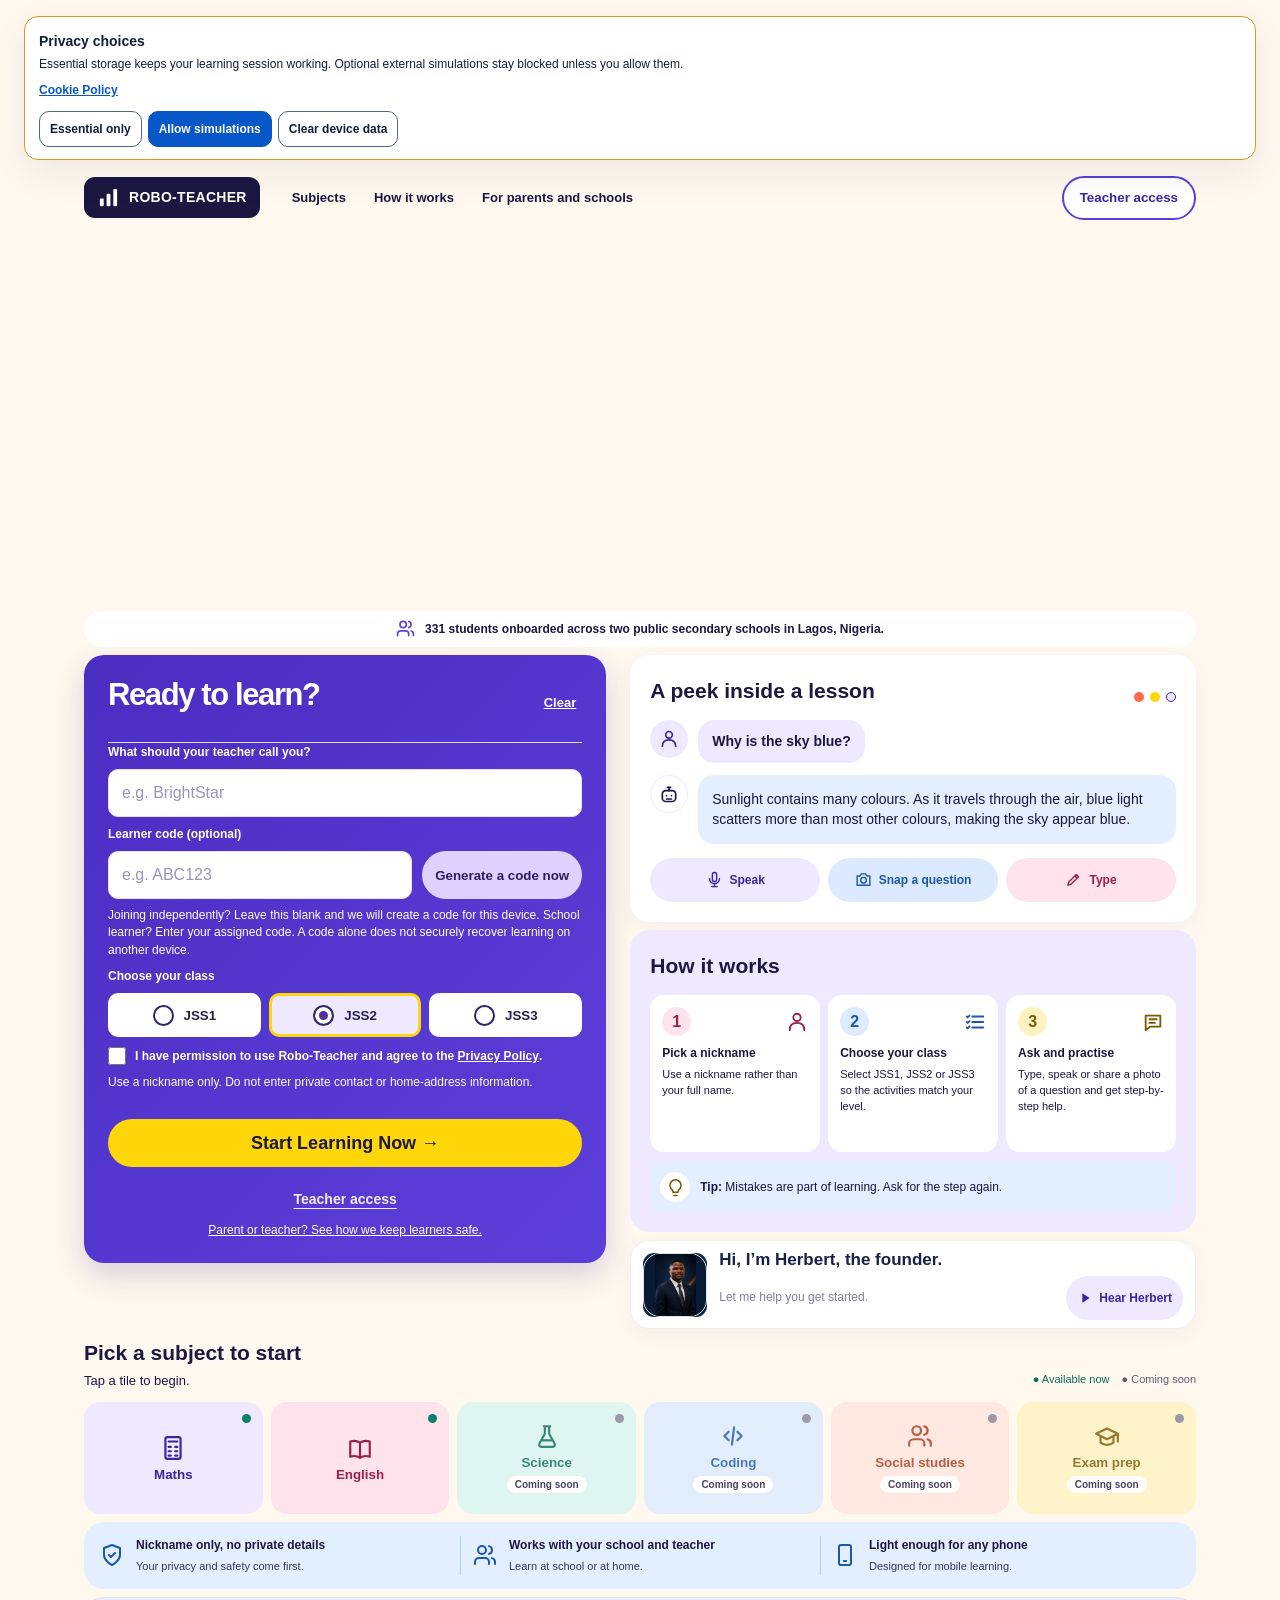
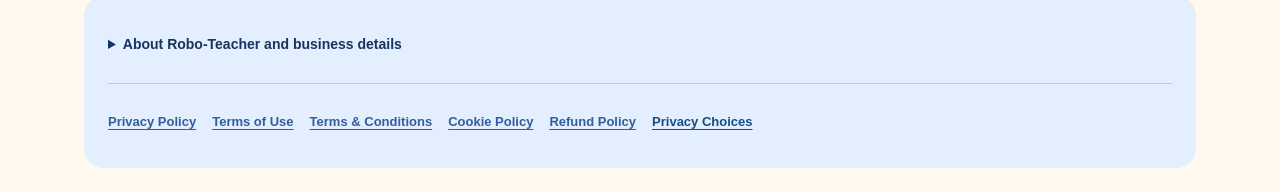
<file: classroom/index.html>
<!doctype html>
<html lang="en">
<head>
  <meta charset="utf-8" />
  <meta name="viewport" content="width=device-width,initial-scale=1" />
  <title>Robo-Teacher Classroom</title>
  <link rel="stylesheet" href="/classroom/styles.css?v=20261116-maths-gesture-topics" />
  <link rel="stylesheet" href="/classroom/classroom2.css?v=20261030-mobile-classroom1" />
  <link rel="stylesheet" href="/classroom/pitch-edition.css?v=20261028-12" />
  <link rel="stylesheet" href="/classroom/option1-landing.css?v=20261030-classroom-screen1" />
</head>
<body>
  <main class="app-shell">
    <header class="brandbar">
      <div class="brandmark" aria-label="Robo-Teacher logo">
        <img class="brand-logo" src="/classroom/assets/robo-teacher-logo.png" alt="Robo-Teacher — AI-Powered Learning for Everyone" />
        <div class="pitch-header-copy"><small>Welcome</small><strong>Your personal<br>AI teacher</strong></div>
      </div>
      <span class="version">Your personal AI classroom</span>
    </header>

    <section id="welcome" class="screen welcome-screen">
      <nav class="new-nav" aria-label="Main navigation"><div class="r1-nav-left"><a class="new-brand" href="#welcome"><svg viewBox="0 0 24 24" width="16" height="16" fill="none" stroke="currentColor" stroke-width="2" stroke-linecap="round" stroke-linejoin="round" aria-hidden="true"><rect x="3" y="13" width="4" height="8" rx="1" fill="white" stroke="none"/><rect x="10" y="8" width="4" height="13" rx="1" fill="white" stroke="none"/><rect x="17" y="3" width="4" height="18" rx="1" fill="white" stroke="none"/></svg><span>ROBO-TEACHER</span></a><div class="new-links"><a href="#subjects">Subjects</a><a href="#how-it-works">How it works</a><a href="#family-safety">For parents and schools</a></div></div><button type="button" id="newTeacherAccess">Teacher access</button></nav>
      <div class="welcome-intro approved-banner-only">
        <picture class="approved-multilingual-banner">
          <source media="(max-width: 767px)" srcset="/classroom/images/hero-mobile.webp?v=11eb4ab" type="image/webp" />
          <img src="/classroom/images/hero.webp?v=11eb4ab" width="1920" height="647" loading="eager" fetchpriority="high" decoding="async" alt="Robo-Teacher: Welcome, Ẹ káàbọ̀, Barka da zuwa, Nnọọ. Big ideas. Small steps. A smiling Nigerian girl holding books with six learning subjects and the Lagos skyline." />
        </picture>
      </div>
      <p class="impact-proof"><svg viewBox="0 0 24 24" width="16" height="16" fill="none" stroke="currentColor" stroke-width="2" stroke-linecap="round" stroke-linejoin="round" aria-hidden="true"><path d="M16 21v-2a4 4 0 0 0-4-4H6a4 4 0 0 0-4 4v2m7-10a4 4 0 1 0 0-8 4 4 0 0 0 0 8m13 10v-2a4 4 0 0 0-3-3.87M16 3.13a4 4 0 0 1 0 7.75"/></svg> <span>331 students onboarded across two public secondary schools in Lagos, Nigeria.</span></p>
      <div class="pitch-left-column">
      <div class="welcome-copy">
        <p class="eyebrow pitch-onboarding-kicker">LET’S GET STARTED</p>
        <div class="speech-card">
          <div class="pitch-form-heading"><h2>Ready to learn?</h2><button id="pitchClearButton" type="button">Clear</button></div>

          <div class="learner-onboarding">
            <label for="learnerNickname">What should your teacher call you?</label>
            <input id="learnerNickname" maxlength="30" autocomplete="nickname" placeholder="e.g. BrightStar" />
            <label for="learnerCode">Learner code (optional)</label>
            <div class="learner-code-row"><input id="learnerCode" maxlength="24" autocomplete="off" autocapitalize="characters" placeholder="e.g. ABC123" /><button id="generateLearnerCode" type="button">Generate a code now</button></div>
            <small class="learner-code-help">Joining independently? Leave this blank and we will create a code for this device. School learner? Enter your assigned code. A code alone does not securely recover learning on another device.</small>
            <label for="learnerClass">Choose your class</label>
            <select id="learnerClass">
              <option value="JSS1">JSS1</option>
              <option value="JSS2" selected>JSS2</option>
              <option value="JSS3">JSS3</option>
            </select>
            <div class="pitch-class-choices" role="group" aria-label="Choose your class"><button type="button" data-class-choice="JSS1">JSS1</button><button type="button" data-class-choice="JSS2">JSS2</button><button type="button" data-class-choice="JSS3">JSS3</button></div>
            <div class="learner-consent compact-consent">
              <input id="learnerConsent" type="checkbox" />
              <label for="learnerConsent">I have permission to use Robo-Teacher and agree to the <a href="/classroom/privacy.html" target="_blank" rel="noopener">Privacy Policy</a>.</label>
            </div>
            <small class="privacy-helper">Use a nickname only. Do not enter private contact or home-address information.</small>
            <button id="clearOnboarding" type="button" class="secondary-clear subtle-clear hidden">Clear</button>
            <p id="onboardingError" class="onboarding-error hidden" role="alert"></p>
          </div>
        </div>
        <div class="welcome-actions"><button id="startLearning" class="primary">Start Learning Now →</button><button id="resumeLearning" class="resume-learning hidden" type="button">Continue previous lesson →</button><button id="showTeacherLogin" class="teacher-entry" type="button">Teacher access</button></div>
        <div id="teacherLogin" class="teacher-login hidden">
          <label for="teacherAccessKey">Private teacher access key</label>
          <div><input id="teacherAccessKey" type="password" autocomplete="current-password" placeholder="Enter private key" /><button id="openTeacherDashboard" type="button">Open Dashboard →</button></div>
          <p id="teacherLoginError" class="onboarding-error hidden" role="alert"></p>
        </div>
        <p class="parent-link"><a href="/classroom/privacy.html">Parent or teacher? See how we keep learners safe.</a></p>
      </div>
      </div>
      <div class="new-right-column"><section class="lesson-peek" aria-labelledby="peekTitle"><div class="peek-heading"><h2 id="peekTitle">A peek inside a lesson</h2><span class="peek-window-dots" aria-hidden="true"><i></i><i></i><i></i></span></div><div class="peek-chat-line"><span class="peek-avatar peek-student" aria-hidden="true"><svg viewBox="0 0 24 24" width="20" height="20" fill="none" stroke="currentColor" stroke-width="2" stroke-linecap="round" stroke-linejoin="round" aria-hidden="true"><circle cx="12" cy="7" r="4"/><path d="M4 21c0-5 3-8 8-8s8 3 8 8"/></svg></span><div class="peek-question">Why is the sky blue?</div></div><div class="peek-chat-line"><span class="peek-avatar peek-robot" aria-hidden="true"><svg viewBox="0 0 24 24" width="20" height="20" fill="none" stroke="currentColor" stroke-width="2" stroke-linecap="round" stroke-linejoin="round" aria-hidden="true"><rect x="4" y="8" width="16" height="13" rx="4"/><path d="M12 8V4m-2 0h4M9 14h.01M15 14h.01M9 18h6"/></svg></span><div class="peek-answer">Sunlight contains many colours. As it travels through the air, blue light scatters more than most other colours, making the sky appear blue.</div></div><div class="peek-actions"><button type="button" data-lesson-action="speak"><svg viewBox="0 0 24 24" width="20" height="20" fill="none" stroke="currentColor" stroke-width="2" stroke-linecap="round" stroke-linejoin="round" aria-hidden="true"><rect x="9" y="2" width="6" height="13" rx="3"/><path d="M5 11a7 7 0 0 0 14 0M12 18v4m-4 0h8"/></svg> Speak</button><button type="button" data-lesson-action="snap"><svg viewBox="0 0 24 24" width="20" height="20" fill="none" stroke="currentColor" stroke-width="2" stroke-linecap="round" stroke-linejoin="round" aria-hidden="true"><path d="M3 7h4l2-3h6l2 3h4v13H3z"/><circle cx="12" cy="13" r="4"/></svg> Snap a question</button><button type="button" data-lesson-action="type"><svg viewBox="0 0 24 24" width="20" height="20" fill="none" stroke="currentColor" stroke-width="2" stroke-linecap="round" stroke-linejoin="round" aria-hidden="true"><path d="M4 20l4-1 11-11-3-3L5 16zM14 7l3 3"/></svg> Type</button></div><p id="peekStatus" role="status" aria-live="polite" class="visually-hidden"></p></section>
      <section class="how-compact" id="how-it-works" aria-labelledby="howTitle"><h2 id="howTitle">How it works</h2><div class="how-cards"><div><div class="how-step-icons"><b>1</b><svg viewBox="0 0 24 24" width="20" height="20" fill="none" stroke="currentColor" stroke-width="2" stroke-linecap="round" stroke-linejoin="round" aria-hidden="true"><circle cx="12" cy="7" r="4"/><path d="M4 21c0-5 3-8 8-8s8 3 8 8"/></svg></div><strong>Pick a nickname</strong><p>Use a nickname rather than your full name.</p></div><div><div class="how-step-icons"><b>2</b><svg viewBox="0 0 24 24" width="20" height="20" fill="none" stroke="currentColor" stroke-width="2" stroke-linecap="round" stroke-linejoin="round" aria-hidden="true"><path d="M9 6h12M9 12h12M9 18h12M3 6l1 1 2-2M3 12l1 1 2-2M3 18l1 1 2-2"/></svg></div><strong>Choose your class</strong><p>Select JSS1, JSS2 or JSS3 so the activities match your level.</p></div><div><div class="how-step-icons"><b>3</b><svg viewBox="0 0 24 24" width="20" height="20" fill="none" stroke="currentColor" stroke-width="2" stroke-linecap="round" stroke-linejoin="round" aria-hidden="true"><path d="M4 5h16v12H9l-5 4zM8 9h8M8 13h6"/></svg></div><strong>Ask and practise</strong><p>Type, speak or share a photo of a question and get step-by-step help.</p></div></div><p class="how-tip"><span class="how-bulb"><svg viewBox="0 0 24 24" width="20" height="20" fill="none" stroke="currentColor" stroke-width="2" stroke-linecap="round" stroke-linejoin="round" aria-hidden="true"><path d="M9 18h6M10 22h4M8 15a7 7 0 1 1 8 0l-1 3H9z"/></svg></span><span><strong>Tip:</strong> Mistakes are part of learning. Ask for the step again.</span></p></section><div id="founderPanel" class="founder-panel avatar-rig student-first-founder-panel">
        <div class="student-welcome-photo" aria-label="Real Robo-Teacher classroom demonstration">
          <img src="/classroom/assets/real-students-classroom-welcome.jpg" alt="Students taking part in a Robo-Teacher classroom demonstration" loading="eager" decoding="async" />
          <span class="student-photo-caption">Real learners. Real classrooms.</span>
        </div>
        <div class="founder-introduction"><div class="founder-avatar-stage avatar-stage">
          <img class="founder-avatar" src="/classroom/assets/herbert-stephen-founder.jpg" data-founder-src="images/herbert.webp" alt="Herbert Stephen, founder of Robo-Teacher" loading="lazy" width="64" height="64" />
          <img class="founder-avatar avatar-speaking-frame" src="/classroom/assets/herbert-stephen-founder-speaking.jpg" alt="" aria-hidden="true" />
          <img class="founder-avatar avatar-head-motion founder-head-motion" src="/classroom/assets/herbert-stephen-founder.jpg" alt="" aria-hidden="true" />
          <img class="founder-avatar avatar-head-motion avatar-head-speaking founder-head-motion" src="/classroom/assets/herbert-stephen-founder-speaking.jpg" alt="" aria-hidden="true" />
        </div>
        <div class="founder-introduction-copy"><strong>Hi, I’m Herbert, the founder.</strong><p>Let me help you get started.</p><button id="hearFounder" class="founder-voice" type="button"><svg viewBox="0 0 24 24" width="16" height="16" fill="none" stroke="currentColor" stroke-width="2" stroke-linecap="round" stroke-linejoin="round" aria-hidden="true"><path d="m8 5 11 7-11 7V5Z" fill="currentColor" stroke="none"/></svg><span>Hear Herbert</span></button></div></div>
      </div>
      </div>
      <section id="subjects" class="subject-section" aria-labelledby="subjectTitle"><h2 id="subjectTitle">Pick a subject to start</h2><p>Tap a tile to begin. <span class="subject-legend"><span>● Available now</span><span>● Coming soon</span></span></p><div class="subject-grid" id="subjectGrid"></div></section>
      <section id="family-safety" class="trust-row"><div class="trust-item"><svg viewBox="0 0 24 24" width="23" height="23" fill="none" stroke="currentColor" stroke-width="2" stroke-linecap="round" stroke-linejoin="round" aria-hidden="true"><path d="M12 22s8-4 8-10V5l-8-3-8 3v7c0 6 8 10 8 10z"/><path d="m9 12 2 2 4-4"/></svg><span><strong>Nickname only, no private details</strong><p>Your privacy and safety come first.</p></span></div><div class="trust-item"><svg viewBox="0 0 24 24" width="23" height="23" fill="none" stroke="currentColor" stroke-width="2" stroke-linecap="round" stroke-linejoin="round" aria-hidden="true"><path d="M16 21v-2a4 4 0 0 0-4-4H6a4 4 0 0 0-4 4v2m7-10a4 4 0 1 0 0-8 4 4 0 0 0 0 8m13 10v-2a4 4 0 0 0-3-3.87M16 3.13a4 4 0 0 1 0 7.75"/></svg><span><strong>Works with your school and teacher</strong><p>Learn at school or at home.</p></span></div><div class="trust-item"><svg viewBox="0 0 24 24" width="23" height="23" fill="none" stroke="currentColor" stroke-width="2" stroke-linecap="round" stroke-linejoin="round" aria-hidden="true"><rect x="6" y="2" width="12" height="20" rx="2"/><path d="M11 18h2"/></svg><span><strong>Light enough for any phone</strong><p>Designed for mobile learning.</p></span></div></section>
      <div class="mobile-start-bar"><button type="button" id="mobileStartButton">Start Learning Now →</button></div>

    </section>

    <section id="classroom" class="screen classroom-screen hidden">
      <aside id="teacherPanel" class="teacher-panel avatar-rig" data-voice-gender="female">
        <div class="teacher-toolbar">
          <strong>Your AI Teacher</strong>
          <div class="teacher-actions">
            <span id="teacherVoiceStatus" class="teacher-voice-status" role="status" aria-atomic="true">Ready</span>
            <details class="voice-settings"><summary>Voice settings</summary><div class="voice-settings-options">
            <select id="teacherSpeed" class="teacher-speed" aria-label="Teacher speaking speed"><option value="slower">Slower</option><option value="normal" selected>Normal speed</option><option value="faster">Faster</option></select>
            <select id="teacherVolume" class="teacher-volume" aria-label="Teacher volume"><option value="mute">Mute</option><option value="low">Low volume</option><option value="normal" selected>Normal volume</option><option value="high">High volume</option></select>
            <button id="voiceHelpToggle" class="icon-button voice-help-toggle" type="button" aria-label="Show voice commands" aria-expanded="false">Commands</button>
            <button id="handsFreeToggle" class="icon-button hands-free-toggle" type="button" aria-label="Enable wake-word teaching" aria-pressed="false">Wake-word</button>
            <button id="teacherMotion" class="icon-button" type="button" aria-pressed="true">Gesture motion</button>
            </div></details>
            <button id="readAnswer" class="icon-button read-answer" type="button" aria-label="Read the current answer aloud" disabled><span>Read answer</span></button>
            <button id="toggleTeacher" class="icon-button" aria-controls="teacherPortrait" type="button" aria-label="Hide teacher" aria-expanded="true">Hide teacher</button>
          </div>
          <p id="handsFreeHeard" class="hands-free-heard hidden" aria-live="polite"></p>
          <section id="handsFreeHelp" class="hands-free-help hidden" aria-labelledby="handsFreeHelpTitle"><strong id="handsFreeHelpTitle">Voice commands</strong><ul id="handsFreeHelpList"></ul></section>
        </div>
        <div id="teacherPortrait" class="teacher-portrait">
          <div class="teacher-avatar-stage avatar-stage">
            <img class="teacher-avatar" src="/classroom/assets/ai-teacher-face.jpg" alt="Robo-Teacher AI Mathematics teacher" />
            <img class="teacher-avatar avatar-speaking-frame" src="/classroom/assets/ai-teacher-face-speaking.jpg" alt="" aria-hidden="true" />
            <img class="teacher-avatar avatar-head-motion teacher-head-motion" src="/classroom/assets/ai-teacher-face.jpg" alt="" aria-hidden="true" />
            <img class="teacher-avatar avatar-head-motion avatar-head-speaking teacher-head-motion" src="/classroom/assets/ai-teacher-face-speaking.jpg" alt="" aria-hidden="true" />
          </div>
        </div>
        <div class="teacher-presenting-pose" aria-hidden="true">
          <img class="presenter-body" src="/classroom/assets/teacher-presenting.png" alt="" loading="lazy" decoding="async" />
          <img class="presenter-arm" src="/classroom/assets/teacher-presenting.png" alt="" loading="lazy" decoding="async" />
        </div>
        <div id="teacherCue" class="teacher-caption" data-state="ready">Ready to guide you step by step</div>
      </aside>

      <section class="learning-area">
        <div class="lesson-header">
          <div><p id="learnerIdentity" class="eyebrow">ROBO-TEACHER CLASSROOM</p><h2>What would you like to learn today?</h2><p id="learningStatus" class="learning-status" aria-live="polite">Ready to learn</p></div>
          <div class="lesson-actions"><select id="language" aria-label="Teaching language"><option value="English">English</option><option value="Yoruba">Yorùbá</option><option value="Igbo">Igbo</option><option value="Hausa">Hausa</option></select><button id="subjectsButton" type="button" aria-expanded="false" aria-controls="subjectLearning">Subjects</button><button id="changeLearner" type="button">Change learner</button></div>
        </div>
        <div id="canvas" class="teaching-canvas">
          <section id="subjectLearning" class="subject-learning hidden" aria-labelledby="subjectTitle">
            <p class="practice-kicker">SUBJECT TEACHING · EARLY ACCESS</p><h3 id="subjectTitle">English and Basic Science</h3>
            <p>Ask by text, recording or image. AI-guided teaching currently supports JSS1–JSS3 here. Curriculum-mapped practice, diagnostics and progress still cover Mathematics.</p>
            <label for="teachingSubject">Teaching subject</label><select id="teachingSubject"><option>English Language</option><option>Basic Science</option></select>
            <p id="subjectStatus" role="status">Choose a subject and ask a question.</p><div id="subjectMessages" class="subject-messages" aria-live="polite"></div>
            <form id="subjectForm"><div class="subject-actions"><button id="subjectReadingStarter" type="button" hidden>Try reading practice</button></div><label for="subjectQuestion">Your question</label><textarea id="subjectQuestion" rows="3" maxlength="1200" placeholder="What would you like your teacher to explain?"></textarea><div class="subject-actions"><button id="subjectSend" type="submit">Ask teacher</button><button id="subjectMic" type="button">Record question</button><button id="subjectUpload" type="button">Upload question</button></div></form>
            <input id="subjectFile" type="file" class="visually-hidden" accept="image/jpeg,image/png,image/webp,audio/webm,audio/mp4,audio/ogg,audio/wav,audio/mpeg" />
            <div class="subject-actions"><button id="subjectRead" type="button" disabled>Read subject answer</button><button id="subjectStop" type="button">Stop voice</button><button id="subjectBack" type="button">Back to Maths</button></div>
          </section>
          <div id="canvasEmpty" class="canvas-empty"><strong>Let’s work through it together</strong><p>Start your lesson above, or type, speak, or upload a Maths problem.</p><div class="canvas-entry-actions"><button type="button" data-classroom-action="question">Type a question</button><button type="button" data-classroom-action="micButton">Speak a question</button><button type="button" data-classroom-action="uploadButton">Upload a problem</button><button id="simpleEquationsExample" type="button">Try a simple equations example (English)</button></div></div>
          <div id="canvasWork" class="canvas-work hidden">
            <img id="problemPreview" alt="Learner's Maths problem" />
            <div><div class="canvas-result-toolbar"><span id="canvasStatus" class="canvas-status">Image ready</span><span id="teachingStageMode" class="teaching-stage-mode">Lesson</span><span id="teachingMemoryStatus" class="teaching-memory-status">Learning your pace</span><button id="autoTeachToggle" type="button" class="auto-teach-toggle" aria-pressed="false">Auto Teach: Off</button><button id="backToWhiteboard" type="button" class="back-to-board hidden">← Back to Whiteboard</button></div><div id="canvasAnswer" class="canvas-answer" tabindex="-1"></div><nav id="lessonDirector" class="lesson-director hidden" aria-label="Lesson steps"><div class="lesson-progress"><strong id="lessonStepLabel" role="status" aria-atomic="true">Step 1 of 1</strong><div id="lessonStepTrack" class="lesson-step-track" aria-hidden="true"></div></div><p id="lessonChoreographyHint" class="lesson-choreography-hint" aria-live="polite"></p><p id="lessonPauseNotice" class="lesson-pause-notice hidden" aria-live="polite"></p><div class="lesson-stage-actions" aria-label="Teaching options for this step"><button id="showStepVisual" type="button">Show step visual</button><button id="watchStepExample" type="button">Watch step example</button><button id="checkStepUnderstanding" type="button">Check this step</button></div><div class="lesson-controls"><button id="previousLessonStep" type="button">← Previous</button><button id="nextLessonStep" type="button" class="lesson-primary">Next →</button><button id="replayLessonStep" type="button">Replay step</button><button id="askLessonQuestion" type="button" class="lesson-question">Ask about this step</button><button id="returnToLesson" type="button" class="hidden">Return to previous lesson</button><button id="endLesson" type="button">End lesson</button></div></nav></div>
          </div>
          <aside id="canvasVoiceAvatar" class="canvas-voice-avatar avatar-rig hidden" aria-label="AI teacher speaking">
            <div class="canvas-avatar-stage avatar-stage">
              <img src="/classroom/assets/ai-teacher-face.jpg" alt="Your AI teacher" />
              <img class="avatar-speaking-frame" src="/classroom/assets/ai-teacher-face-speaking.jpg" alt="" aria-hidden="true" />
            </div>
            <span>Speaking</span>
          </aside>
          <section id="understandingArea" class="understanding-area hidden" aria-labelledby="understandingQuestion">
            <span class="practice-kicker">CHECK MY UNDERSTANDING</span>
            <h3 id="understandingQuestion"></h3>
            <form id="understandingForm"><div id="understandingChoices" class="understanding-choices"></div><button type="submit" class="practice-primary">Check my answer</button></form>
            <p id="understandingFeedback" class="practice-feedback hidden" aria-live="polite"></p>
            <button id="closeUnderstanding" type="button">Return to lesson</button>
          </section>
          <section id="visualArea" class="visual-area hidden" aria-labelledby="visualTitle"><span class="practice-kicker">VISUAL TEACHING MODE</span><h3 id="visualTitle"></h3><div id="visualGraphic" class="visual-graphic"></div><p id="visualCaption"></p><button id="closeVisual" type="button">Return to explanation</button></section>
          <section id="mediaArea" class="media-area hidden" aria-labelledby="mediaTitle"><button id="closeMedia" class="exit-media" type="button" aria-label="Exit simulation and return to the lesson">← Exit simulation</button><span class="practice-kicker">WATCH AND EXPLORE</span><h3 id="mediaTitle"></h3><iframe id="mediaFrame" class="hidden" title="Interactive Maths example" loading="lazy" referrerpolicy="no-referrer" sandbox="allow-scripts allow-same-origin allow-forms allow-pointer-lock" allow="fullscreen"></iframe><div id="mediaReplay" class="media-replay hidden"></div><p id="mediaSource"></p></section>
          <div id="whiteboardArea" class="whiteboard-area hidden">
            <div class="whiteboard-toolbar" aria-label="Whiteboard drawing tools">
              <button id="penTool" type="button" class="active">Pen</button>
              <button id="eraserTool" type="button">Eraser</button>
              <button id="clearBoard" type="button">Clear</button>
              <span class="whiteboard-hint">Write a Maths problem or show your working</span>
              <button id="closeBoard" type="button">Close</button>
              <button id="submitBoard" type="button" class="ask-board">Ask Teacher →</button>
            </div>
            <canvas id="whiteboard" width="1200" height="600" aria-label="Interactive Maths whiteboard"></canvas>
          </div>
          <section id="practiceArea" class="practice-area hidden" aria-labelledby="practiceTitle">
            <div id="practiceSetup" class="practice-setup">
              <p class="practice-kicker">PRACTICE MODE</p>
              <h3 id="practiceTitle">Choose what you want to practise</h3>
              <p id="practiceClassSummary" class="practice-class-summary">Showing JSS2 Mathematics topics</p>
              <div class="practice-selectors">
                <label>Practice class<select id="practiceClass"><option>JSS1</option><option selected>JSS2</option><option>JSS3</option></select></label>
                <label>School term<select id="practiceTerm"><option>First Term</option><option>Second Term</option><option>Third Term</option></select></label>
                <label>Topic<select id="practiceTopic"><option>Standard Form</option></select></label>
                <label>Difficulty<select id="practiceDifficulty"><option value="Auto" selected>Auto (Recommended)</option><option>Easy</option><option>Medium</option><option>Challenge</option></select></label>
                <label>Questions<select id="practiceCount"><option value="5">5 questions</option><option value="10">10 questions</option><option value="20">20 questions</option></select></label>
              </div>
              <p class="practice-class-summary">Auto uses your recent results in this topic. Two strong sessions move you up; two scores below 50% move you down.</p>
              <div class="practice-actions"><button id="startPractice" type="button" class="practice-primary">Start Practice →</button><button id="startDiagnostic" type="button">Take 10-Question Diagnostic</button></div>
            </div>
            <div id="practiceQuestion" class="practice-question hidden">
              <div class="practice-meta"><span id="practiceProgress">Question 1</span><strong id="practiceScore">Score: 0/0</strong></div>
              <p id="practiceContext" class="practice-context"></p>
              <h3 id="practicePrompt"></h3>
              <form id="practiceForm" class="practice-answer-form"><label class="field-label" for="practiceAnswer">Your answer</label><div class="inline-field"><input id="practiceAnswer" autocomplete="off" placeholder="Type your answer" /><button id="clearPracticeAnswer" type="button" class="secondary-clear">Clear</button><button type="submit">Check Answer</button></div></form>
              <div class="practice-actions"><button id="showHint" type="button">Show Hint</button><button id="nextPractice" type="button" class="hidden">Next Question →</button><button id="closePractice" type="button">Exit Practice</button></div>
              <p id="practiceFeedback" class="practice-feedback hidden" aria-live="polite"></p>
            </div>
            <div id="practiceResults" class="practice-results hidden">
              <p class="practice-kicker">SESSION COMPLETE</p>
              <h3>Practice results</h3>
              <div class="result-score"><strong id="resultPercentage">0%</strong><span id="resultScore">0 out of 5 correct</span></div>
              <p id="resultRecommendation" class="result-recommendation"></p>
              <div id="missedReview" class="missed-review"></div>
              <div class="practice-actions result-actions"><button id="practiceAgain" type="button" class="practice-primary">Practise Again</button><button id="viewProgressFromResults" type="button">View Progress</button><button id="changePracticeTopic" type="button">Change Topic</button><button id="exitPracticeResults" type="button">Exit Practice</button></div>
            </div>
          </section>
          <section id="dailyPlanArea" class="progress-area daily-plan-area hidden" aria-labelledby="dailyPlanTitle"><div class="progress-heading"><div><p class="practice-kicker">TODAY'S LEARNING PLAN</p><h3 id="dailyPlanTitle">Three focused steps</h3></div><button id="closeDailyPlan" type="button">Close</button></div><p class="daily-plan-intro">Revise what may be fading, strengthen one topic, then learn something new.</p><div id="dailyPlanLoading" class="progress-empty">Preparing today’s plan…</div><div id="dailyPlanList" class="daily-plan-list hidden"></div><p id="dailyPlanError" class="progress-empty error hidden"></p></section>
          <section id="myLessonsArea" class="progress-area my-lessons-area hidden" aria-labelledby="myLessonsTitle"><div class="progress-heading"><div><p class="practice-kicker">SAVED FOR LATER</p><h3 id="myLessonsTitle">My Lessons</h3></div><button id="closeMyLessons" type="button">Close</button></div><div id="lessonLibrary"><section id="lessonRecommendation" class="lesson-recommendation hidden" aria-live="polite"><div><span>REVISE NEXT</span><strong id="lessonRecommendationTitle"></strong><small id="lessonRecommendationReason"></small></div><button id="reviseRecommended" type="button">Start revision →</button></section><div class="lesson-library-tools"><label class="field-label" for="lessonSearch">Search saved lessons</label><input id="lessonSearch" type="search" placeholder="Search saved lessons" /><select id="lessonFilter" aria-label="Filter saved lessons"><option value="all">All lessons</option><option value="favourites">Favourites</option></select></div><p id="myLessonsEmpty" class="progress-empty">Save a useful explanation and it will appear here.</p><div id="myLessonsList" class="my-lessons-list"></div></div><section id="revisionPanel" class="revision-panel hidden" aria-labelledby="revisionTitle"><div class="revision-heading"><div><p class="practice-kicker">REVISION MODE</p><h3 id="revisionTitle">Lesson review</h3></div><strong id="revisionProgress">Question 1 of 3</strong></div><div class="revision-recap"><strong>Quick recap</strong><p id="revisionRecap"></p></div><form id="revisionForm"><fieldset><legend id="revisionQuestion">Preparing your question…</legend><div id="revisionChoices" class="revision-choices"></div></fieldset><button id="revisionSubmit" type="submit">Check answer</button></form><p id="revisionFeedback" class="revision-feedback" aria-live="polite"></p><div id="revisionResult" class="revision-result hidden"></div><div class="revision-actions"><button id="revisionNext" type="button" class="hidden">Next question →</button><button id="closeRevision" type="button">Exit revision</button></div></section></section>
          <section id="progressArea" class="progress-area hidden" aria-labelledby="progressTitle">
            <div class="progress-heading"><div><p class="practice-kicker">MY PROGRESS</p><h3 id="progressTitle">Learning dashboard</h3></div><button id="closeProgress" type="button">Close</button></div>
            <div id="progressLoading" class="progress-empty">Loading your progress…</div>
            <div id="progressEmpty" class="progress-empty hidden"><strong>Your progress starts here</strong><p>Complete a Practice Mode session to see scores, strengths and recommendations.</p><button id="emptyStartPractice" type="button" class="practice-primary">Start Practice →</button></div>
            <div id="progressDashboard" class="hidden">
              <div class="progress-stats"><article><span data-progress-label="sessions">Sessions</span><strong id="progressSessions">0</strong></article><article><span data-progress-label="questions">Questions</span><strong id="progressQuestions">0</strong></article><article><span data-progress-label="overall">Overall score</span><strong id="progressAverage">0%</strong></article><article><span data-progress-label="strongest">Strongest topic</span><strong id="progressStrongest">—</strong></article></div>
              <div class="progress-recommendation"><span data-progress-label="next">Recommended next step</span><strong id="progressRecommendation"></strong><button id="practiceRecommendation" type="button">Continue Learning →</button></div>
              <section class="learning-path-section" aria-labelledby="learningPathTitle"><div class="learning-path-heading"><div><span>PERSONALISED PLAN</span><h4 id="learningPathTitle">My Learning Path</h4></div><div class="learning-path-key"><span class="mastered">Mastered</span><span class="needs-practice">Needs practice</span></div></div><div id="learningPath" class="learning-path"></div></section>
              <div class="weekly-summary"><span data-progress-label="week">This week</span><strong id="weeklySessions">0 sessions</strong><strong id="weeklyQuestions">0 questions</strong><strong id="weeklyScore">0%</strong><em id="weeklyImprovement">Start practising to measure improvement.</em><div class="weekly-insights"><p><span data-progress-label="weekStrongest">Strongest this week</span><strong id="weeklyStrongest">—</strong></p><p><span data-progress-label="attention">Needs attention</span><strong id="weeklyFocus">—</strong></p></div><p id="weeklyNextAction" class="weekly-next-action"></p></div>
              <div class="progress-columns"><section><h4>Topic performance</h4><div id="progressTopics" class="topic-progress"></div></section><section><h4>Recent sessions</h4><div id="recentSessions" class="recent-sessions"></div></section></div>
              <p id="progressStorageNotice" class="progress-storage hidden">Your latest result is visible now, but permanent storage is temporarily unavailable.</p>
            </div>
          </section>
          <section id="teacherDashboard" class="progress-area hidden" aria-labelledby="teacherDashboardTitle"><div class="progress-heading"><div><p class="practice-kicker">TEACHER VIEW</p><h3 id="teacherDashboardTitle">Class performance</h3></div><div class="teacher-dashboard-actions"><label>Class<select id="teacherClass"><option>JSS1</option><option selected>JSS2</option><option>JSS3</option></select></label><button id="manageLearnerCodes" type="button">Manage learner codes</button><button id="openQaChecklist" type="button">QA checklist</button><button id="downloadTeacherReport" type="button">Download report</button><button id="closeTeacherDashboard" type="button">Close</button></div></div><div id="teacherDashboardContent" class="teacher-dashboard-content"></div></section>
          <section id="learnerCodeManager" class="progress-area learner-code-manager hidden" aria-labelledby="learnerCodeManagerTitle"><div class="progress-heading"><div><p class="practice-kicker">PRIVATE CLASS ROSTER</p><h3 id="learnerCodeManagerTitle">Manage learner codes</h3></div><div class="teacher-dashboard-actions"><button id="printLearnerCodes" type="button">Print</button><button id="downloadLearnerCodes" type="button">Download CSV</button><button id="closeLearnerCodes" type="button">Back to Teacher View</button></div></div><p class="teacher-privacy-note">Student names stay only in this browser. Print or download a backup before clearing browser data or changing devices.</p><form id="learnerCodeGenerator" class="learner-code-generator"><label>School prefix<input id="learnerCodePrefix" maxlength="8" value="ISE" pattern="[A-Za-z0-9-]+" /></label><label>Number of students<input id="learnerCodeCount" type="number" min="1" max="100" value="10" /></label><button type="submit">Generate codes</button></form><p id="learnerCodeManagerStatus" class="roster-status" aria-live="polite"></p><div id="learnerCodeRoster" class="learner-code-roster"></div></section>
          <section id="qaChecklist" class="progress-area hidden" aria-labelledby="qaTitle"><div class="progress-heading"><div><p class="practice-kicker">RELEASE READINESS</p><h3 id="qaTitle">Staging QA checklist</h3></div><div class="teacher-dashboard-actions"><button id="downloadQaReport" type="button">Download QA report</button><button id="closeQaChecklist" type="button">Back to Teacher View</button></div></div><div class="qa-summary"><article><span>Completed</span><strong id="qaCompleted">0/0</strong></article><article><span>Passed</span><strong id="qaPassed">0</strong></article><article><span>Release blockers</span><strong id="qaBlockers">0</strong></article></div><p id="qaReleaseStatus" class="teacher-recommendation"></p><div class="device-timing-check"><h4>Device load timings</h4><p>Reload the classroom on this device, then open Teacher → QA checklist to inspect that page load. These timings stay in this browser and do not measure tutoring responses.</p><button id="showDeviceTimings" type="button">Show device timings</button><pre id="deviceTimingOutput" aria-live="polite">No timings shown.</pre></div><div id="qaChecklistItems" class="qa-checklist-items"></div></section>
        </div>
        <div id="messages" class="messages" aria-live="polite">
          <div class="message teacher">Hello! I’m your Robo-Teacher. Ask me a Maths question and we’ll work through it together.</div>
        </div>
        <form id="chatForm" class="composer">
          <button id="uploadButton" type="button" class="tool" title="Upload image" aria-label="Upload Maths image">Upload</button>
          <input id="imageUpload" class="visually-hidden" type="file" accept="image/jpeg,image/png,image/webp" />
          <input id="cameraCapture" class="visually-hidden" type="file" accept="image/jpeg,image/png,image/webp" capture="environment" />
          <label class="visually-hidden" for="question">Ask your teacher a Maths question</label>
          <input id="question" autocomplete="off" placeholder="Ask your teacher a question…" />
          <button id="clearQuestion" type="button" class="tool" aria-label="Clear question">Clear</button>
          <button id="micButton" type="button" class="tool" title="Record voice question" aria-label="Start voice question">Voice</button>
          <button type="submit" class="send">Send</button>
        </form>
        <nav class="class-tools" aria-label="Classroom tools">
          <button id="dailyPlanButton" type="button" data-mode="today">Today</button><button id="bookmarkLesson" type="button">Save Lesson</button><button id="myLessonsButton" type="button" data-mode="lessons">My Lessons</button>
          <button id="chatButton" type="button" data-mode="chat" class="active" aria-current="page">Chat</button><button id="practiceButton" type="button" data-mode="practice">Practice</button><button id="progressButton" type="button" data-mode="progress">Progress</button><button id="teacherDashboardButton" type="button" data-mode="teacher">Teacher</button><button id="cameraButton" type="button">Camera</button><button id="simplifyButton" type="button">Explain Simpler</button><button id="visualButton" type="button">Show Visual</button><button id="mediaButton" type="button">Watch or Explore</button><button id="understandingButton" type="button">Check Understanding</button><button id="whiteboardButton" type="button" data-mode="whiteboard">Whiteboard</button><button id="languageButton" type="button">Language</button>
        </nav>
      </section>
    </section>
  </main>
  <footer class="legal-footer" aria-label="Legal and privacy information">
    <details id="businessDetails" class="business-details"><summary>About Robo-Teacher and business details</summary><div class="legal-footer-grid">
      <section aria-labelledby="footerProductTitle">
        <strong id="footerProductTitle" class="footer-title">Robo-Teacher</strong>
        <p>An educational technology product of <strong>Earlyon-Tech Brainery</strong>.</p>
        <p>CAC Business Name Registration No. <strong>6918751</strong> · Registered 28 March 2023.</p>
      </section>
      <section aria-labelledby="footerBusinessTitle">
        <strong id="footerBusinessTitle" class="footer-title">Earlyon-Tech Brainery</strong>
        <p>102 Ijede Road, Gbagba Bus-Stop, Ikorodu Town, Lagos State, Nigeria.</p>
        <p>Founder: Herbert Oluwafemi Stephen</p>
        <p><a href="mailto:oluwafemiherbert@gmail.com">oluwafemiherbert@gmail.com</a> · <a href="https://earlyon-tech-brainery.lovable.app" target="_blank" rel="noopener">Business website</a></p>
      </section>
    </div>
    </details>
    <nav class="legal-footer-links" aria-label="Legal links">
      <a href="/classroom/privacy.html">Privacy Policy</a>
      <a href="/classroom/terms-of-use.html">Terms of Use</a>
      <a href="/classroom/terms-and-conditions.html">Terms &amp; Conditions</a>
      <a href="/classroom/cookie-policy.html">Cookie Policy</a>
      <a href="/classroom/refund-policy.html">Refund Policy</a>
      <button id="privacyChoices" type="button" class="footer-link-button">Privacy Choices</button>
    </nav>
  </footer>
  <script>
    // Always begin with business details closed, including restored browser sessions.
    (() => {
      const closeBusinessDetails = () => {
        const details = document.getElementById("businessDetails");
        if (details) details.open = false;
      };
      closeBusinessDetails();
      window.addEventListener("pageshow", closeBusinessDetails);
    })();
  </script>
  <script src="/classroom/friendly_errors.js?v=20261106-subject-polish"></script>
  <script src="/classroom/compliance.js?v=20261006-privacy1"></script>
  <script src="/classroom/lesson_controller.js?v=20261103-subjects1"></script>
  <script src="/classroom/coordinate_graph.js?v=20261112-graph-reload"></script>
  <script src="/classroom/topic_video.js?v=20261105-directed-numbers"></script>
  <script src="/classroom/example_replay.js?v=20261103-handoff1"></script>
  <script src="/classroom/teacher_presence.js?v=20261116-maths-gesture-topics"></script>
  <script src="/classroom/geometry_visual.js?v=20261102-1"></script>
  <script src="/classroom/subject_teaching.js?v=20261107-reading-starter"></script>
  <script src="/classroom/app.js?v=20261117-maths-question-prompt"></script>
  <script src="/classroom/classroom2-workspace.js?v=20261023-1"></script>
  <script src="/classroom/pitch-edition.js?v=20261028-2" defer></script>
  <script src="/classroom/option1-landing.js?v=20261106-english-entry" defer></script>
</body>
</html>
</file>
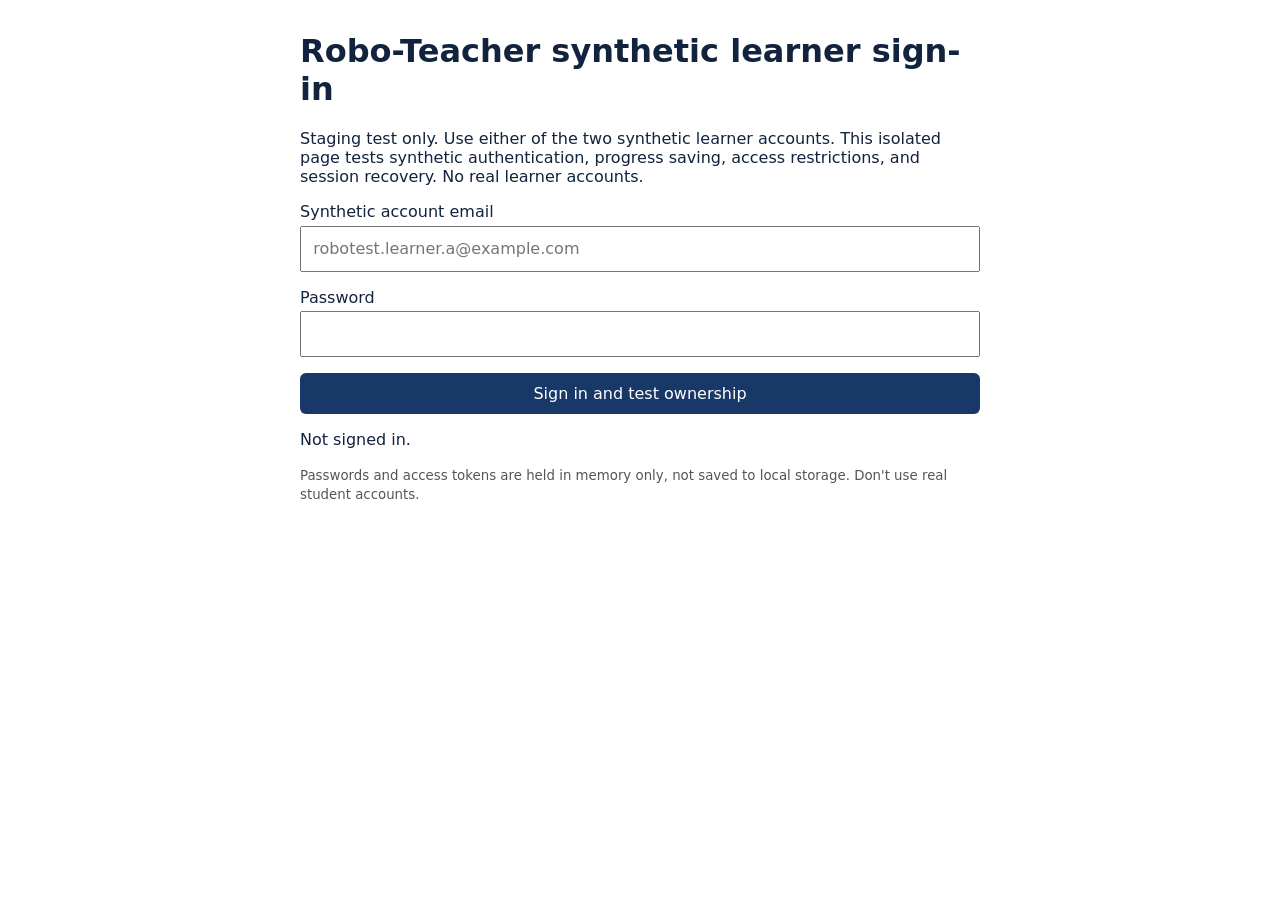
<file: staging_synthetic_auth.html>
<!doctype html>
<html lang="en"><head><meta charset="utf-8"><meta name="viewport" content="width=device-width,initial-scale=1">
<meta name="robots" content="noindex,nofollow"><title>Robo-Teacher | Synthetic authentication audit</title>
<style>body{font:16px system-ui,sans-serif;margin:2rem auto;max-width:680px;padding:0 1rem;color:#12233e}label{display:block;margin:1em 0 .3em}input,button{font:inherit;padding:.7em;width:100%;box-sizing:border-box}button{margin-top:1em;background:#183868;color:white;border:0;border-radius:6px;cursor:pointer}.secondary{background:#555}pre{white-space:pre-wrap;background:#eff3f8;padding:1em}small{color:#555}</style></head>
<body><h1>Robo-Teacher synthetic learner sign-in</h1><p>Staging test only. Use either of the two synthetic learner accounts. This isolated page tests synthetic authentication, progress saving, access restrictions, and session recovery. No real learner accounts.</p>
<form id="login"><label for="email">Synthetic account email</label><input id="email" type="email" required autocomplete="off" pattern="robotest\.learner\.[ab]@example\.com" placeholder="robotest.learner.a@example.com">
<label for="password">Password</label><input id="password" type="password" required autocomplete="off">
<button id="submit">Sign in and test ownership</button></form>
<section id="syncPanel" hidden><h2>Synthetic progress sync test</h2><p>Only synthetic practice events can be created. The database assigns your user ID automatically.</p><label for="syncScore">Synthetic test score (0–100)</label><input id="syncScore" type="number" min="0" max="100" value="70"><button id="saveSync" type="button">Save synthetic progress</button><button class="secondary" id="refreshSync" type="button">Retrieve progress again</button><button class="secondary" id="testWriteGuards" type="button">Test blocked writes</button><button class="secondary" id="testSessionClear" type="button">Test session clearance and re-sign-in</button><pre id="writeGuardResults" aria-live="polite"></pre><pre id="syncResults" aria-live="polite"></pre></section><button class="secondary" id="logout" hidden>Sign out and clear session</button>
<p id="status" role="status" aria-live="polite">Not signed in.</p><pre id="result" hidden></pre>
<small>Passwords and access tokens are held in memory only, not saved to local storage. Don't use real student accounts.</small>
<script>
'use strict';
const S='https://drzaxpofuhqchmpkwhpy.supabase.co';
const statusEl=document.getElementById('status'), result=document.getElementById('result');
let token=null, apiKey=null, signedUserId=null, expiryAt=null;
function show(text){statusEl.textContent=text;}
function clear(){token=null;signedUserId=null;expiryAt=null;document.getElementById('syncPanel').hidden=true;document.getElementById('syncResults').textContent='';document.getElementById('writeGuardResults').textContent='';document.getElementById('password').value='';result.hidden=true;result.textContent='';document.getElementById('logout').hidden=true;}
document.getElementById('logout').onclick=()=>{clear();show('Signed out; in-memory session cleared.');};
document.getElementById('login').onsubmit=async e=>{
 e.preventDefault();
 const enteredPassword=document.getElementById('password').value;
 clear();show('Testing sign-in...');
 const email=document.getElementById('email').value.trim().toLowerCase();
 if(!/^robotest\.learner\.[ab]@example\.com$/.test(email)){show('Synthetic accounts A and B only.');return;}
 try{
  if(!apiKey){const conf=await fetch('/synthetic-auth-config',{cache:'no-store'});if(!conf.ok)throw Error('Staging configuration unavailable');const obj=await conf.json();apiKey=obj.publishable_key;}
  const signed=await fetch(S+'/auth/v1/token?grant_type=password',{method:'POST',headers:{'apikey':apiKey,'Content-Type':'application/json'},body:JSON.stringify({email,password:enteredPassword}),cache:'no-store'});
  document.getElementById('password').value='';
  if(!signed.ok){
   let code='unknown';
   try{const data=await signed.json();const allowed=new Set(['invalid_credentials','email_not_confirmed','user_banned','over_email_send_rate_limit','over_request_rate_limit','validation_failed','weak_password','unexpected_failure']);if(allowed.has(data.code))code=data.code;}catch(_ignored){}
   throw Error('Supabase sign-in rejected (HTTP '+signed.status+', code: '+code+').');
  }
  const auth=await signed.json();token=auth.access_token;signedUserId=auth.user?.id;expiryAt=Number(auth.expires_at||0);
  if(!token||!auth.user||auth.user.email?.toLowerCase()!==email)throw Error('Authenticated identity mismatch');
  const headers={'apikey':apiKey,'Authorization':'Bearer '+token};
  const resources=['robo_learner_profiles','robo_learning_progress'];
  const counts={};
  for(const table of resources){
   const response=await fetch(S+'/rest/v1/'+table+'?select=user_id',{headers,cache:'no-store'});
   if(!response.ok)throw Error('Ownership read unavailable for '+table);
   const rows=await response.json();
   if(!Array.isArray(rows)||rows.some(row=>row.user_id!==auth.user.id))throw Error('SECURITY FAILURE: cross-owner record returned for '+table);
   counts[table]=rows.length;
  }
  result.textContent=JSON.stringify({account:email,owned_profile_rows:counts.robo_learner_profiles,owned_progress_rows:counts.robo_learning_progress,cross_owner_records_found:false,read_only:true},null,2);
  result.hidden=false;document.getElementById('logout').hidden=false;document.getElementById('syncPanel').hidden=false;await refreshSync();show('Authenticated reads passed. This session remains in memory until sign-out or page closure.');
 }catch(err){clear();show(err.message||'Synthetic authentication test failed.');}
};

async function refreshSync(){
 if(!token||!signedUserId)throw Error('Sign in first');
 const out=document.getElementById('syncResults');out.textContent='Retrieving only your synthetic progress...';
 if(expiryAt&&Date.now()>=expiryAt*1000){clear();show('Session expired. Sign in again to retrieve saved progress.');return}
 const res=await fetch(S+'/rest/v1/robo_synthetic_sync_events?select=id,user_id,topic_code,score,created_at&order=created_at.desc&limit=15',{headers:{apikey:apiKey,Authorization:'Bearer '+token},cache:'no-store'});
 if(!res.ok)throw Error('Synthetic progress retrieval failed (HTTP '+res.status+')');
 const rows=await res.json();
 if(!Array.isArray(rows)||rows.some(r=>r.user_id!==signedUserId))throw Error('SECURITY FAILURE: progress belonging to another account returned');
 out.textContent=JSON.stringify({owned_events_shown:rows.length,cross_owner_records_found:false,events:rows.map(x=>({topic_code:x.topic_code,score:x.score,created_at:x.created_at}))},null,2);
}
document.getElementById('testSessionClear').onclick=()=>{const hadSession=Boolean(token&&signedUserId);clear();const cleared=!token&&!signedUserId&&!expiryAt;show(hadSession&&cleared?'Session memory cleared. Re-enter your synthetic account credentials and sign in again; saved progress should reappear.':'Session clear test needs a signed-in learner.');};
document.getElementById('refreshSync').onclick=async()=>{try{await refreshSync();show('Owned synthetic progress retrieved.')}catch(e){show(e.message)}};
document.getElementById('saveSync').onclick=async()=>{
 if(!token||!signedUserId){show('Sign in first');return}
 const score=Number(document.getElementById('syncScore').value);
 if(!Number.isInteger(score)||score<0||score>100){show('Score must be between 0 and 100.');return}
 try {
  const res=await fetch(S+'/rest/v1/robo_synthetic_sync_events',{method:'POST',headers:{apikey:apiKey,Authorization:'Bearer '+token,'Content-Type':'application/json',Prefer:'return=minimal'},body:JSON.stringify({topic_code:'synthetic_math_practice',score}),cache:'no-store'});
  if(!res.ok)throw Error('Synthetic progress save rejected (HTTP '+res.status+')');
  await refreshSync();show('Synthetic progress saved and retrieved. Sign out and sign in again to verify persistence.');
 }catch(e){show(e.message||'Synthetic sync test failed')}
};

document.getElementById('testWriteGuards').onclick=async()=>{
 if(!token||!signedUserId){show('Sign in first');return}
 const out=document.getElementById('writeGuardResults');
 out.textContent='Testing denied writes on synthetic-only records...';
 const h={apikey:apiKey,Authorization:'Bearer '+token,'Content-Type':'application/json',Prefer:'return=minimal'};
 const tests=[
  {name:'Forged learner ID insert',url:'/rest/v1/robo_synthetic_sync_events',method:'POST',body:JSON.stringify({user_id:'00000000-0000-4000-8000-000000000001',topic_code:'synthetic_security_test',score:55})},
  {name:'Unauthorized progress update',url:'/rest/v1/robo_synthetic_sync_events?user_id=eq.'+encodeURIComponent(signedUserId),method:'PATCH',body:JSON.stringify({score:55})},
  {name:'Unauthorized progress deletion',url:'/rest/v1/robo_synthetic_sync_events?user_id=eq.'+encodeURIComponent(signedUserId),method:'DELETE'}
 ];
 const results=[];
 for(const t of tests){
  try{const res=await fetch(S+t.url,{method:t.method,headers:h,body:t.body,cache:'no-store'});
   results.push({test:t.name,http_status:res.status,blocked:!res.ok});
  }catch(_){results.push({test:t.name,blocked:null,network_error:true})}
 }
 const passed=results.every(x=>x.blocked===true);
 out.textContent=JSON.stringify({all_blocked:passed,results},null,2);
 show(passed?'All synthetic unauthorized-write checks were rejected.':'Security checks need review; do not use real learners.');
};
</script></body></html>
</file>
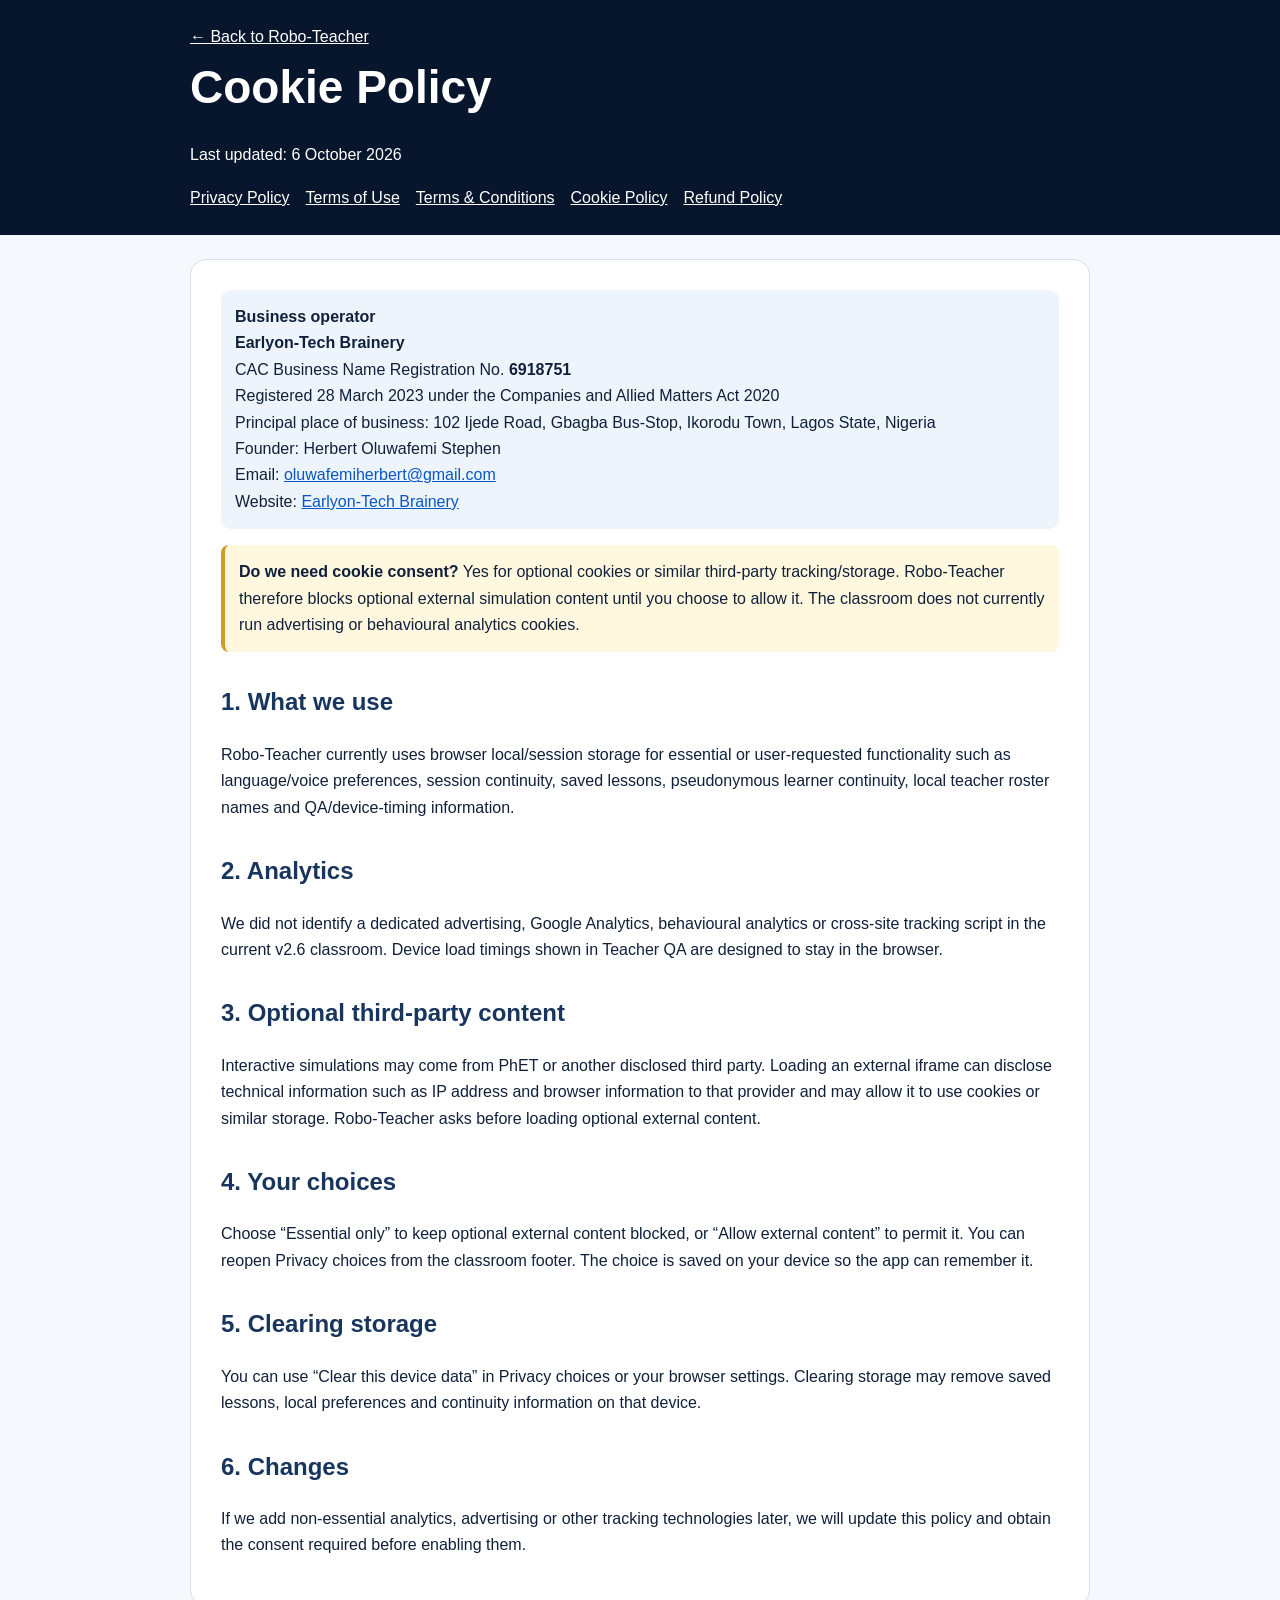
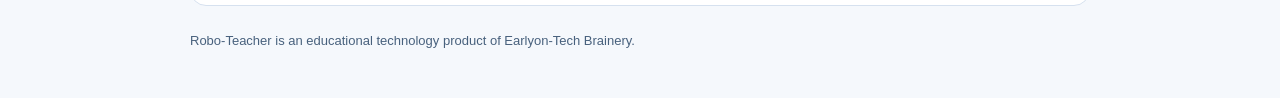
<file: classroom/cookie-policy.html>
<!doctype html><html lang="en"><head><meta charset="utf-8"><meta name="viewport" content="width=device-width,initial-scale=1"><title>Cookie Policy | Robo-Teacher</title><link rel="stylesheet" href="/classroom/legal.css"></head><body><header><div><a href="/classroom-app">← Back to Robo-Teacher</a><h1>Cookie Policy</h1><p>Last updated: 6 October 2026</p><nav aria-label="Legal policies"><a href="/classroom/privacy.html">Privacy Policy</a><a href="/classroom/terms-of-use.html">Terms of Use</a><a href="/classroom/terms-and-conditions.html">Terms &amp; Conditions</a><a href="/classroom/cookie-policy.html">Cookie Policy</a><a href="/classroom/refund-policy.html">Refund Policy</a></nav></div></header><main><div class="business"><strong>Business operator</strong><br><strong>Earlyon-Tech Brainery</strong><br>CAC Business Name Registration No. <strong>6918751</strong><br>Registered 28 March 2023 under the Companies and Allied Matters Act 2020<br>Principal place of business: 102 Ijede Road, Gbagba Bus-Stop, Ikorodu Town, Lagos State, Nigeria<br>Founder: Herbert Oluwafemi Stephen<br>Email: <a href="mailto:oluwafemiherbert@gmail.com">oluwafemiherbert@gmail.com</a><br>Website: <a href="https://earlyon-tech-brainery.lovable.app" target="_blank" rel="noopener">Earlyon-Tech Brainery</a></div>
<p class="notice"><strong>Do we need cookie consent?</strong> Yes for optional cookies or similar third-party tracking/storage. Robo-Teacher therefore blocks optional external simulation content until you choose to allow it. The classroom does not currently run advertising or behavioural analytics cookies.</p>
<h2>1. What we use</h2><p>Robo-Teacher currently uses browser local/session storage for essential or user-requested functionality such as language/voice preferences, session continuity, saved lessons, pseudonymous learner continuity, local teacher roster names and QA/device-timing information.</p>
<h2>2. Analytics</h2><p>We did not identify a dedicated advertising, Google Analytics, behavioural analytics or cross-site tracking script in the current v2.6 classroom. Device load timings shown in Teacher QA are designed to stay in the browser.</p>
<h2>3. Optional third-party content</h2><p>Interactive simulations may come from PhET or another disclosed third party. Loading an external iframe can disclose technical information such as IP address and browser information to that provider and may allow it to use cookies or similar storage. Robo-Teacher asks before loading optional external content.</p>
<h2>4. Your choices</h2><p>Choose “Essential only” to keep optional external content blocked, or “Allow external content” to permit it. You can reopen Privacy choices from the classroom footer. The choice is saved on your device so the app can remember it.</p>
<h2>5. Clearing storage</h2><p>You can use “Clear this device data” in Privacy choices or your browser settings. Clearing storage may remove saved lessons, local preferences and continuity information on that device.</p>
<h2>6. Changes</h2><p>If we add non-essential analytics, advertising or other tracking technologies later, we will update this policy and obtain the consent required before enabling them.</p></main><footer><p>Robo-Teacher is an educational technology product of Earlyon-Tech Brainery.</p></footer></body></html>
</file>
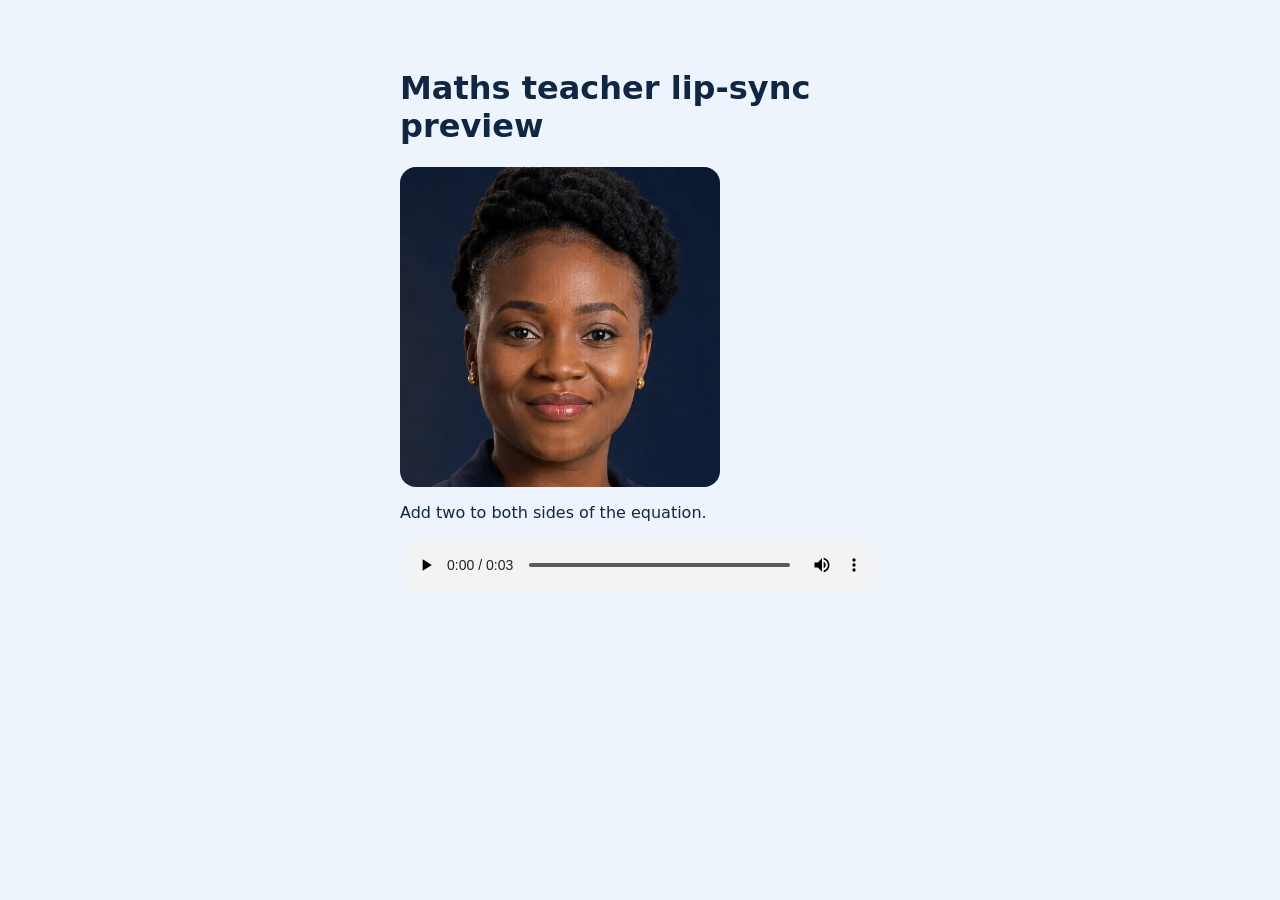
<file: classroom/maths-mouth-preview.html>
<!doctype html>
<html lang="en">
<head>
  <meta charset="utf-8">
  <meta name="viewport" content="width=device-width, initial-scale=1">
  <title>Maths teacher lip-sync preview</title>
  <style>
    body { margin: 0; background: #eef4fb; color: #102744; font: 1rem system-ui, sans-serif; }
    main { max-width: 30rem; margin: 2rem auto; padding: 1rem; }
    .portrait-frame { position: relative; width: min(100%, 20rem); margin: 1rem 0; }
    .portrait-frame img { display: block; width: 100%; border-radius: 1rem; }
    #portrait { position: absolute; inset: 0; mask-image: radial-gradient(ellipse 17% 13% at 50% 77%, black 75%, transparent); }
    audio { width: 100%; }
  </style>
</head>
<body>
  <main>
    <h1>Maths teacher lip-sync preview</h1>
    <div class="portrait-frame">
      <img src="./assets/maths-mouth-0-0.webp" alt="Robo-Teacher Maths teacher">
      <img id="portrait" src="./assets/maths-mouth-0-0.webp" alt="" aria-hidden="true">
    </div>
    <p>Add two to both sides of the equation.</p>
    <audio controls aria-label="Play prepared Maths narration"></audio>
    <p id="status" role="status">Loading narration…</p>
  </main>
  <script type="module">
    const audio = document.querySelector('audio');
    const portrait = document.querySelector('#portrait');
    const status = document.querySelector('#status');
    const reducedMotion = matchMedia('(prefers-reduced-motion: reduce)');
    const shapes = { X:'0-0', A:'1-0', B:'2-0', C:'0-1', D:'0-1', E:'2-1', F:'1-1', G:'2-0', H:'0-1' };
    const asset = shape => new URL('./assets/maths-mouth-' + shape + '.webp', location.href).href;
    const fixture = '../classroom_narration/add-two-both-sides';
    let frame = 0;
    let cues = [];

    async function fetchAsset(url) {
      const response = await fetch(url);
      if (!response.ok) throw new Error('Preview asset unavailable');
      return response;
    }

    function updatePortrait() {
      cancelAnimationFrame(frame);
      const cue = audio.paused || reducedMotion.matches
        ? null : cues.find(({start, end}) => start <= audio.currentTime && audio.currentTime < end);
      const src = asset(shapes[cue?.value] ?? shapes.X);
      if (portrait.src !== src) portrait.src = src;
      if (!audio.paused && !audio.ended) frame = requestAnimationFrame(updatePortrait);
    }

    for (const event of ['play', 'pause', 'seeked', 'ended']) audio.addEventListener(event, updatePortrait);
    reducedMotion.addEventListener('change', updatePortrait);

    try {
      const [cueResponse, pcmResponse] = await Promise.all([
        fetchAsset(fixture + '.cues.json'), fetchAsset(fixture + '.pcm.gz')
      ]);
      cues = await cueResponse.json();
      const pcm = await new Response(pcmResponse.body.pipeThrough(new DecompressionStream('gzip'))).arrayBuffer();
      const header = new DataView(new ArrayBuffer(44));
      const ascii = (offset, value) => [...value].forEach((letter, i) => header.setUint8(offset + i, letter.charCodeAt(0)));
      ascii(0, 'RIFF');
      header.setUint32(4, 36 + pcm.byteLength, true);
      ascii(8, 'WAVEfmt ');
      header.setUint32(16, 16, true);
      header.setUint16(20, 1, true);
      header.setUint16(22, 1, true);
      header.setUint32(24, 24000, true);
      header.setUint32(28, 48000, true);
      header.setUint16(32, 2, true);
      header.setUint16(34, 16, true);
      ascii(36, 'data');
      header.setUint32(40, pcm.byteLength, true);
      await Promise.all([...new Set(cues.map(cue => shapes[cue.value]))].map(shape => {
        const image = new Image();
        image.src = asset(shape);
        return image.decode();
      }));
      const url = URL.createObjectURL(new Blob([header.buffer, pcm], {type:'audio/wav'}));
      audio.src = url;
      window.addEventListener('pagehide', event => { if (!event.persisted) URL.revokeObjectURL(url); });
      status.textContent = '';
    } catch {
      status.textContent = 'The preview could not load its narration or mouth-shape assets.';
    }
  </script>
</body>
</html>
</file>
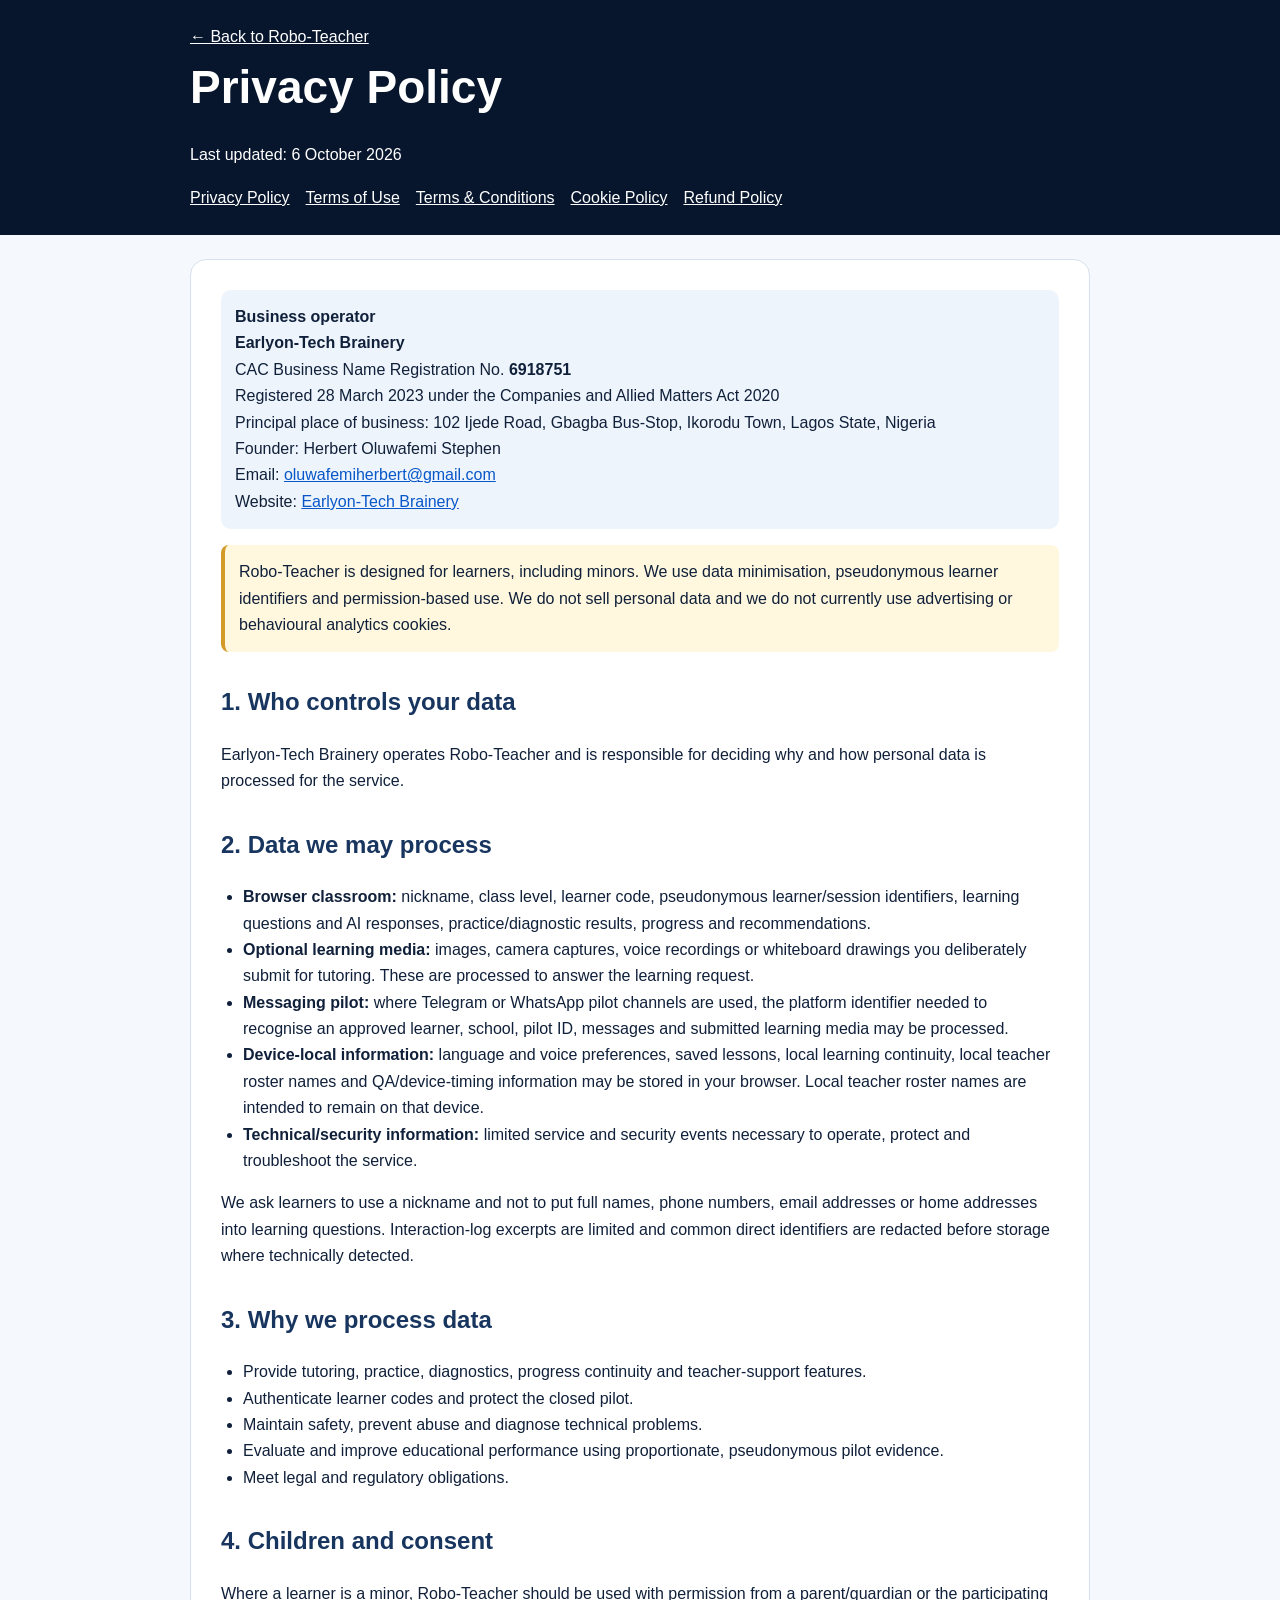
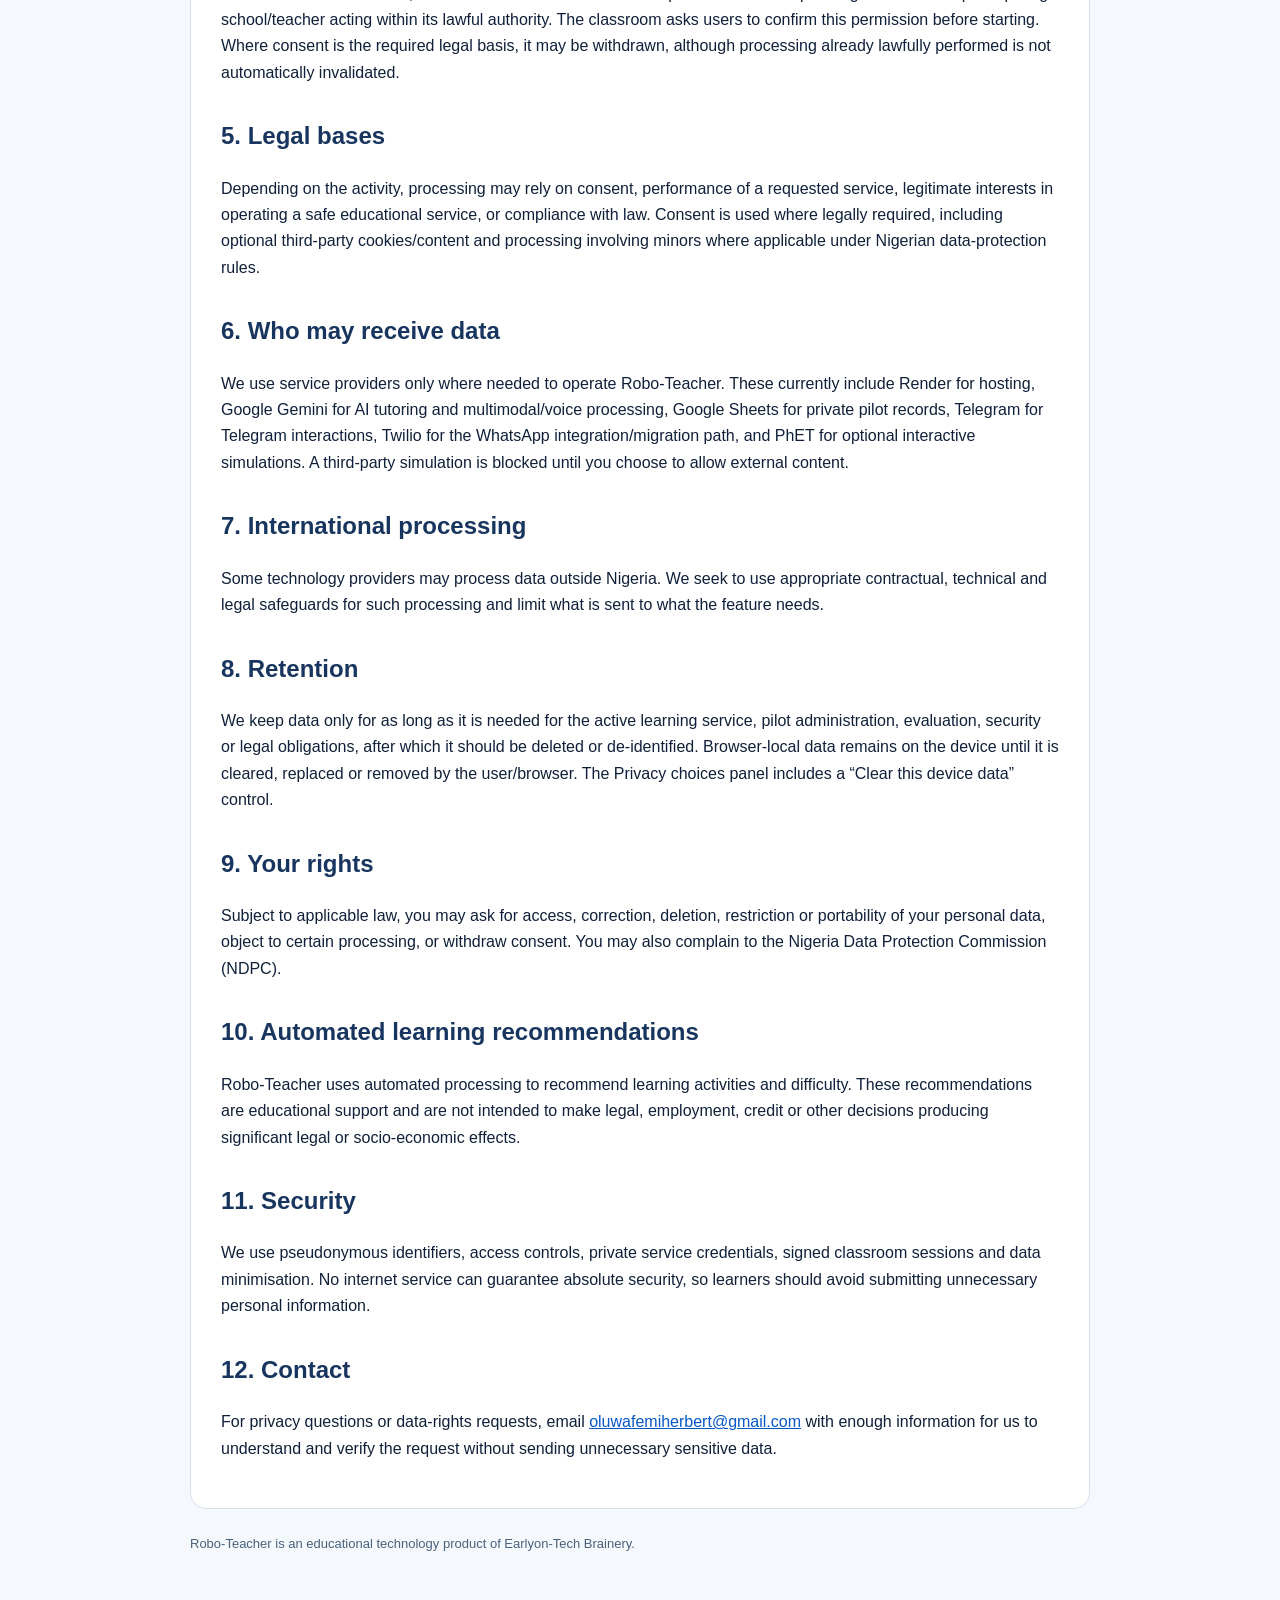
<file: classroom/privacy.html>
<!doctype html><html lang="en"><head><meta charset="utf-8"><meta name="viewport" content="width=device-width,initial-scale=1"><title>Privacy Policy | Robo-Teacher</title><link rel="stylesheet" href="/classroom/legal.css"></head><body><header><div><a href="/classroom-app">← Back to Robo-Teacher</a><h1>Privacy Policy</h1><p>Last updated: 6 October 2026</p><nav aria-label="Legal policies"><a href="/classroom/privacy.html">Privacy Policy</a><a href="/classroom/terms-of-use.html">Terms of Use</a><a href="/classroom/terms-and-conditions.html">Terms &amp; Conditions</a><a href="/classroom/cookie-policy.html">Cookie Policy</a><a href="/classroom/refund-policy.html">Refund Policy</a></nav></div></header><main><div class="business"><strong>Business operator</strong><br><strong>Earlyon-Tech Brainery</strong><br>CAC Business Name Registration No. <strong>6918751</strong><br>Registered 28 March 2023 under the Companies and Allied Matters Act 2020<br>Principal place of business: 102 Ijede Road, Gbagba Bus-Stop, Ikorodu Town, Lagos State, Nigeria<br>Founder: Herbert Oluwafemi Stephen<br>Email: <a href="mailto:oluwafemiherbert@gmail.com">oluwafemiherbert@gmail.com</a><br>Website: <a href="https://earlyon-tech-brainery.lovable.app" target="_blank" rel="noopener">Earlyon-Tech Brainery</a></div>
<p class="notice">Robo-Teacher is designed for learners, including minors. We use data minimisation, pseudonymous learner identifiers and permission-based use. We do not sell personal data and we do not currently use advertising or behavioural analytics cookies.</p>
<h2>1. Who controls your data</h2><p>Earlyon-Tech Brainery operates Robo-Teacher and is responsible for deciding why and how personal data is processed for the service.</p>
<h2>2. Data we may process</h2><ul>
<li><strong>Browser classroom:</strong> nickname, class level, learner code, pseudonymous learner/session identifiers, learning questions and AI responses, practice/diagnostic results, progress and recommendations.</li>
<li><strong>Optional learning media:</strong> images, camera captures, voice recordings or whiteboard drawings you deliberately submit for tutoring. These are processed to answer the learning request.</li>
<li><strong>Messaging pilot:</strong> where Telegram or WhatsApp pilot channels are used, the platform identifier needed to recognise an approved learner, school, pilot ID, messages and submitted learning media may be processed.</li>
<li><strong>Device-local information:</strong> language and voice preferences, saved lessons, local learning continuity, local teacher roster names and QA/device-timing information may be stored in your browser. Local teacher roster names are intended to remain on that device.</li>
<li><strong>Technical/security information:</strong> limited service and security events necessary to operate, protect and troubleshoot the service.</li></ul>
<p>We ask learners to use a nickname and not to put full names, phone numbers, email addresses or home addresses into learning questions. Interaction-log excerpts are limited and common direct identifiers are redacted before storage where technically detected.</p>
<h2>3. Why we process data</h2><ul><li>Provide tutoring, practice, diagnostics, progress continuity and teacher-support features.</li><li>Authenticate learner codes and protect the closed pilot.</li><li>Maintain safety, prevent abuse and diagnose technical problems.</li><li>Evaluate and improve educational performance using proportionate, pseudonymous pilot evidence.</li><li>Meet legal and regulatory obligations.</li></ul>
<h2>4. Children and consent</h2><p>Where a learner is a minor, Robo-Teacher should be used with permission from a parent/guardian or the participating school/teacher acting within its lawful authority. The classroom asks users to confirm this permission before starting. Where consent is the required legal basis, it may be withdrawn, although processing already lawfully performed is not automatically invalidated.</p>
<h2>5. Legal bases</h2><p>Depending on the activity, processing may rely on consent, performance of a requested service, legitimate interests in operating a safe educational service, or compliance with law. Consent is used where legally required, including optional third-party cookies/content and processing involving minors where applicable under Nigerian data-protection rules.</p>
<h2>6. Who may receive data</h2><p>We use service providers only where needed to operate Robo-Teacher. These currently include Render for hosting, Google Gemini for AI tutoring and multimodal/voice processing, Google Sheets for private pilot records, Telegram for Telegram interactions, Twilio for the WhatsApp integration/migration path, and PhET for optional interactive simulations. A third-party simulation is blocked until you choose to allow external content.</p>
<h2>7. International processing</h2><p>Some technology providers may process data outside Nigeria. We seek to use appropriate contractual, technical and legal safeguards for such processing and limit what is sent to what the feature needs.</p>
<h2>8. Retention</h2><p>We keep data only for as long as it is needed for the active learning service, pilot administration, evaluation, security or legal obligations, after which it should be deleted or de-identified. Browser-local data remains on the device until it is cleared, replaced or removed by the user/browser. The Privacy choices panel includes a “Clear this device data” control.</p>
<h2>9. Your rights</h2><p>Subject to applicable law, you may ask for access, correction, deletion, restriction or portability of your personal data, object to certain processing, or withdraw consent. You may also complain to the Nigeria Data Protection Commission (NDPC).</p>
<h2>10. Automated learning recommendations</h2><p>Robo-Teacher uses automated processing to recommend learning activities and difficulty. These recommendations are educational support and are not intended to make legal, employment, credit or other decisions producing significant legal or socio-economic effects.</p>
<h2>11. Security</h2><p>We use pseudonymous identifiers, access controls, private service credentials, signed classroom sessions and data minimisation. No internet service can guarantee absolute security, so learners should avoid submitting unnecessary personal information.</p>
<h2>12. Contact</h2><p>For privacy questions or data-rights requests, email <a href="mailto:oluwafemiherbert@gmail.com">oluwafemiherbert@gmail.com</a> with enough information for us to understand and verify the request without sending unnecessary sensitive data.</p></main><footer><p>Robo-Teacher is an educational technology product of Earlyon-Tech Brainery.</p></footer></body></html>
</file>
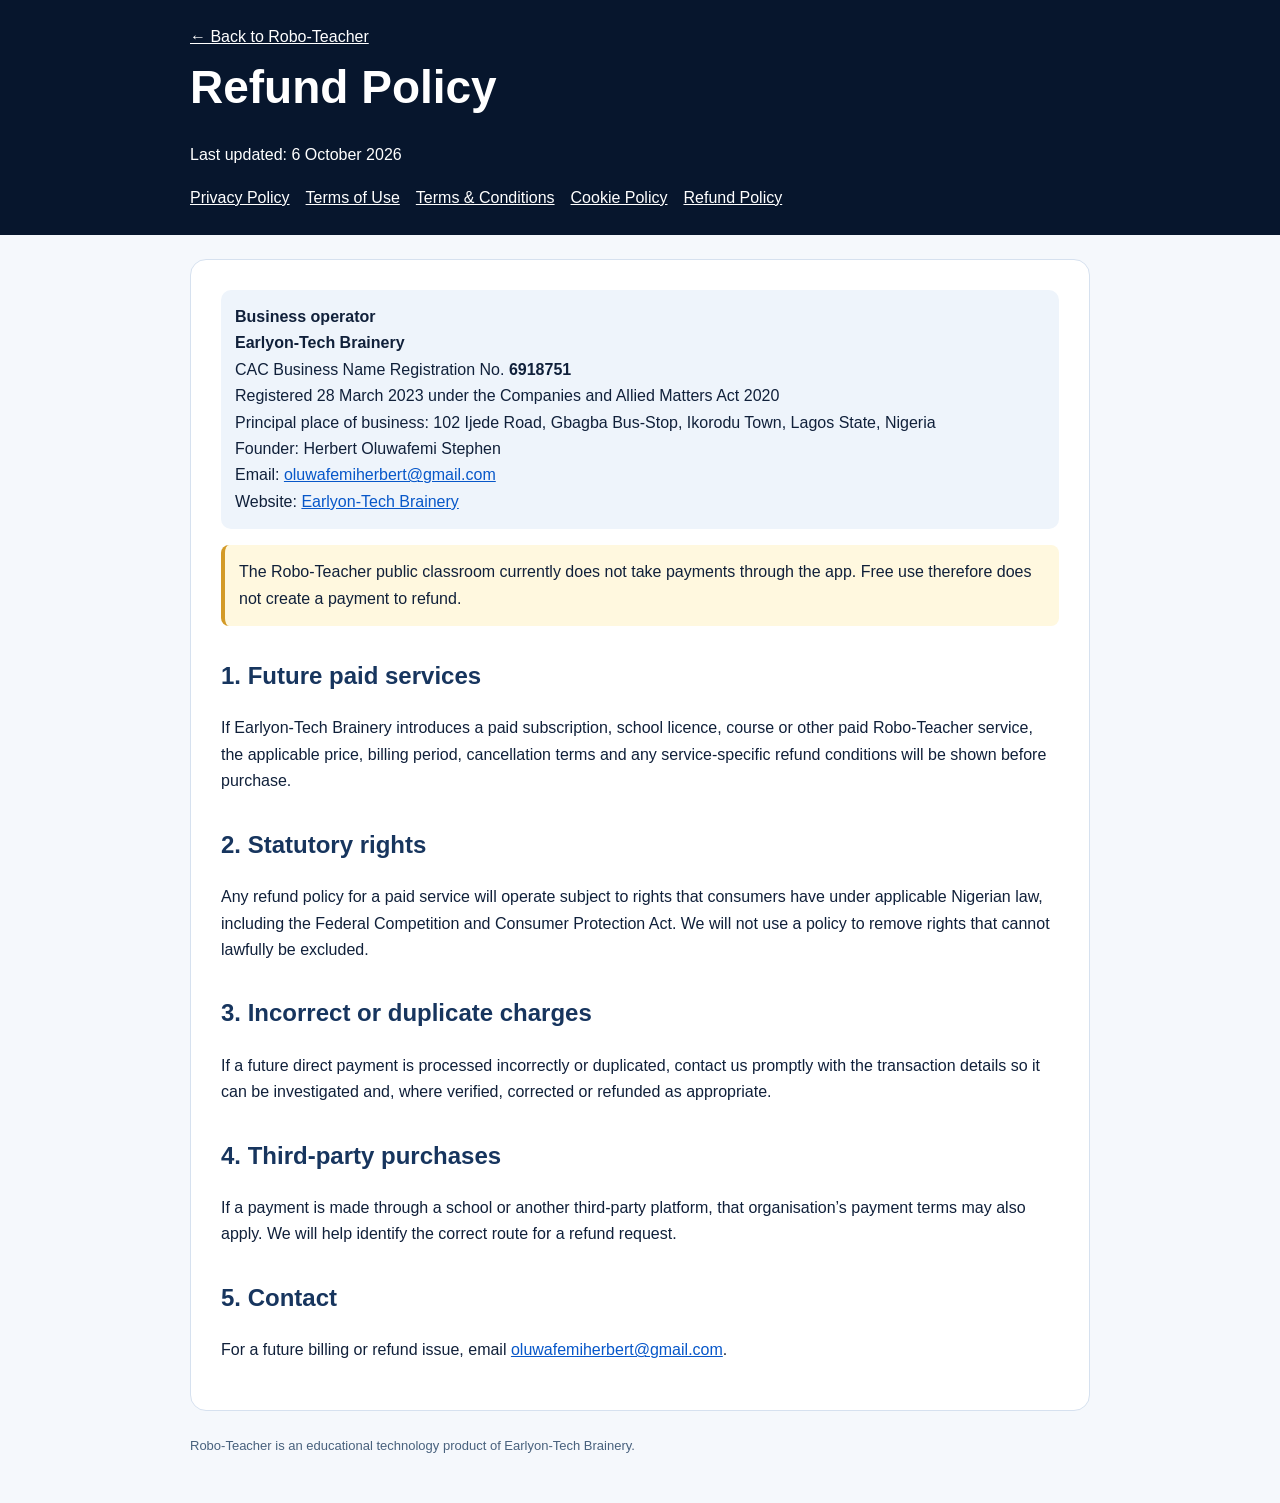
<file: classroom/refund-policy.html>
<!doctype html><html lang="en"><head><meta charset="utf-8"><meta name="viewport" content="width=device-width,initial-scale=1"><title>Refund Policy | Robo-Teacher</title><link rel="stylesheet" href="/classroom/legal.css"></head><body><header><div><a href="/classroom-app">← Back to Robo-Teacher</a><h1>Refund Policy</h1><p>Last updated: 6 October 2026</p><nav aria-label="Legal policies"><a href="/classroom/privacy.html">Privacy Policy</a><a href="/classroom/terms-of-use.html">Terms of Use</a><a href="/classroom/terms-and-conditions.html">Terms &amp; Conditions</a><a href="/classroom/cookie-policy.html">Cookie Policy</a><a href="/classroom/refund-policy.html">Refund Policy</a></nav></div></header><main><div class="business"><strong>Business operator</strong><br><strong>Earlyon-Tech Brainery</strong><br>CAC Business Name Registration No. <strong>6918751</strong><br>Registered 28 March 2023 under the Companies and Allied Matters Act 2020<br>Principal place of business: 102 Ijede Road, Gbagba Bus-Stop, Ikorodu Town, Lagos State, Nigeria<br>Founder: Herbert Oluwafemi Stephen<br>Email: <a href="mailto:oluwafemiherbert@gmail.com">oluwafemiherbert@gmail.com</a><br>Website: <a href="https://earlyon-tech-brainery.lovable.app" target="_blank" rel="noopener">Earlyon-Tech Brainery</a></div>
<p class="notice">The Robo-Teacher public classroom currently does not take payments through the app. Free use therefore does not create a payment to refund.</p>
<h2>1. Future paid services</h2><p>If Earlyon-Tech Brainery introduces a paid subscription, school licence, course or other paid Robo-Teacher service, the applicable price, billing period, cancellation terms and any service-specific refund conditions will be shown before purchase.</p>
<h2>2. Statutory rights</h2><p>Any refund policy for a paid service will operate subject to rights that consumers have under applicable Nigerian law, including the Federal Competition and Consumer Protection Act. We will not use a policy to remove rights that cannot lawfully be excluded.</p>
<h2>3. Incorrect or duplicate charges</h2><p>If a future direct payment is processed incorrectly or duplicated, contact us promptly with the transaction details so it can be investigated and, where verified, corrected or refunded as appropriate.</p>
<h2>4. Third-party purchases</h2><p>If a payment is made through a school or another third-party platform, that organisation’s payment terms may also apply. We will help identify the correct route for a refund request.</p>
<h2>5. Contact</h2><p>For a future billing or refund issue, email <a href="mailto:oluwafemiherbert@gmail.com">oluwafemiherbert@gmail.com</a>.</p></main><footer><p>Robo-Teacher is an educational technology product of Earlyon-Tech Brainery.</p></footer></body></html>
</file>
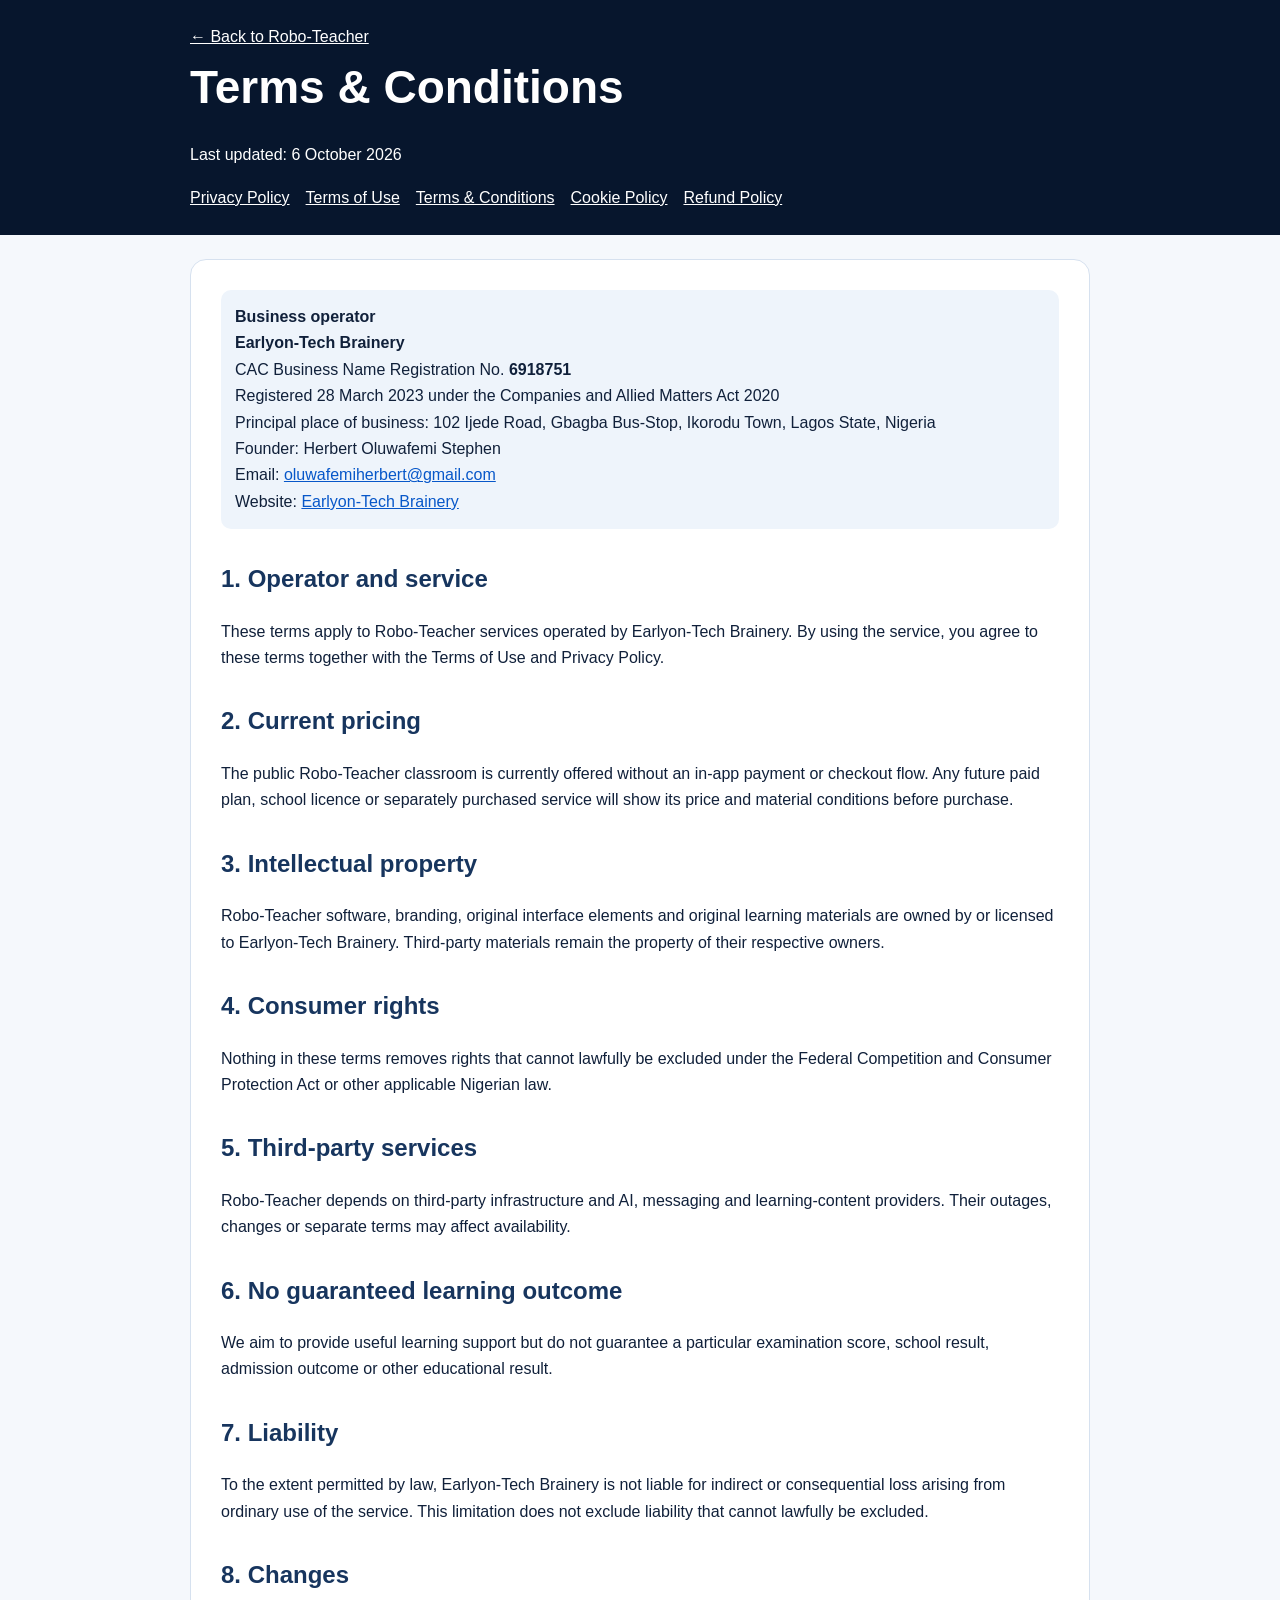
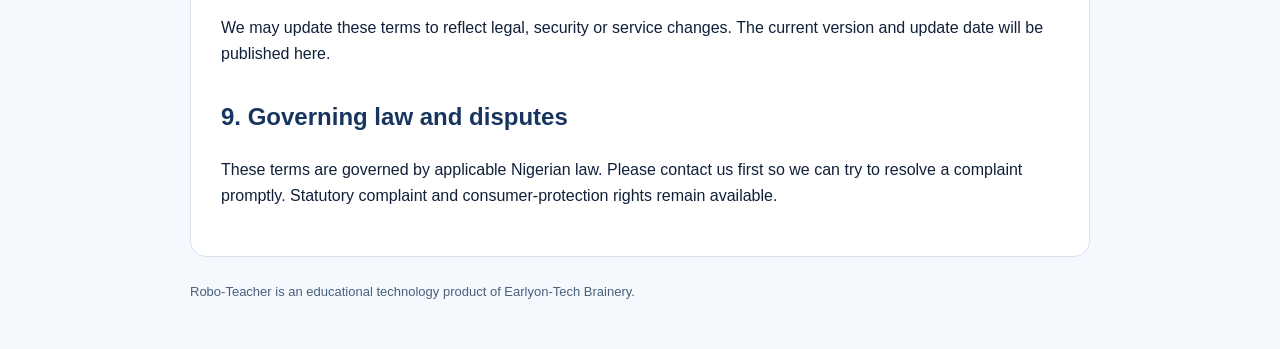
<file: classroom/terms-and-conditions.html>
<!doctype html><html lang="en"><head><meta charset="utf-8"><meta name="viewport" content="width=device-width,initial-scale=1"><title>Terms & Conditions | Robo-Teacher</title><link rel="stylesheet" href="/classroom/legal.css"></head><body><header><div><a href="/classroom-app">← Back to Robo-Teacher</a><h1>Terms & Conditions</h1><p>Last updated: 6 October 2026</p><nav aria-label="Legal policies"><a href="/classroom/privacy.html">Privacy Policy</a><a href="/classroom/terms-of-use.html">Terms of Use</a><a href="/classroom/terms-and-conditions.html">Terms &amp; Conditions</a><a href="/classroom/cookie-policy.html">Cookie Policy</a><a href="/classroom/refund-policy.html">Refund Policy</a></nav></div></header><main><div class="business"><strong>Business operator</strong><br><strong>Earlyon-Tech Brainery</strong><br>CAC Business Name Registration No. <strong>6918751</strong><br>Registered 28 March 2023 under the Companies and Allied Matters Act 2020<br>Principal place of business: 102 Ijede Road, Gbagba Bus-Stop, Ikorodu Town, Lagos State, Nigeria<br>Founder: Herbert Oluwafemi Stephen<br>Email: <a href="mailto:oluwafemiherbert@gmail.com">oluwafemiherbert@gmail.com</a><br>Website: <a href="https://earlyon-tech-brainery.lovable.app" target="_blank" rel="noopener">Earlyon-Tech Brainery</a></div>
<h2>1. Operator and service</h2><p>These terms apply to Robo-Teacher services operated by Earlyon-Tech Brainery. By using the service, you agree to these terms together with the Terms of Use and Privacy Policy.</p>
<h2>2. Current pricing</h2><p>The public Robo-Teacher classroom is currently offered without an in-app payment or checkout flow. Any future paid plan, school licence or separately purchased service will show its price and material conditions before purchase.</p>
<h2>3. Intellectual property</h2><p>Robo-Teacher software, branding, original interface elements and original learning materials are owned by or licensed to Earlyon-Tech Brainery. Third-party materials remain the property of their respective owners.</p>
<h2>4. Consumer rights</h2><p>Nothing in these terms removes rights that cannot lawfully be excluded under the Federal Competition and Consumer Protection Act or other applicable Nigerian law.</p>
<h2>5. Third-party services</h2><p>Robo-Teacher depends on third-party infrastructure and AI, messaging and learning-content providers. Their outages, changes or separate terms may affect availability.</p>
<h2>6. No guaranteed learning outcome</h2><p>We aim to provide useful learning support but do not guarantee a particular examination score, school result, admission outcome or other educational result.</p>
<h2>7. Liability</h2><p>To the extent permitted by law, Earlyon-Tech Brainery is not liable for indirect or consequential loss arising from ordinary use of the service. This limitation does not exclude liability that cannot lawfully be excluded.</p>
<h2>8. Changes</h2><p>We may update these terms to reflect legal, security or service changes. The current version and update date will be published here.</p>
<h2>9. Governing law and disputes</h2><p>These terms are governed by applicable Nigerian law. Please contact us first so we can try to resolve a complaint promptly. Statutory complaint and consumer-protection rights remain available.</p></main><footer><p>Robo-Teacher is an educational technology product of Earlyon-Tech Brainery.</p></footer></body></html>
</file>
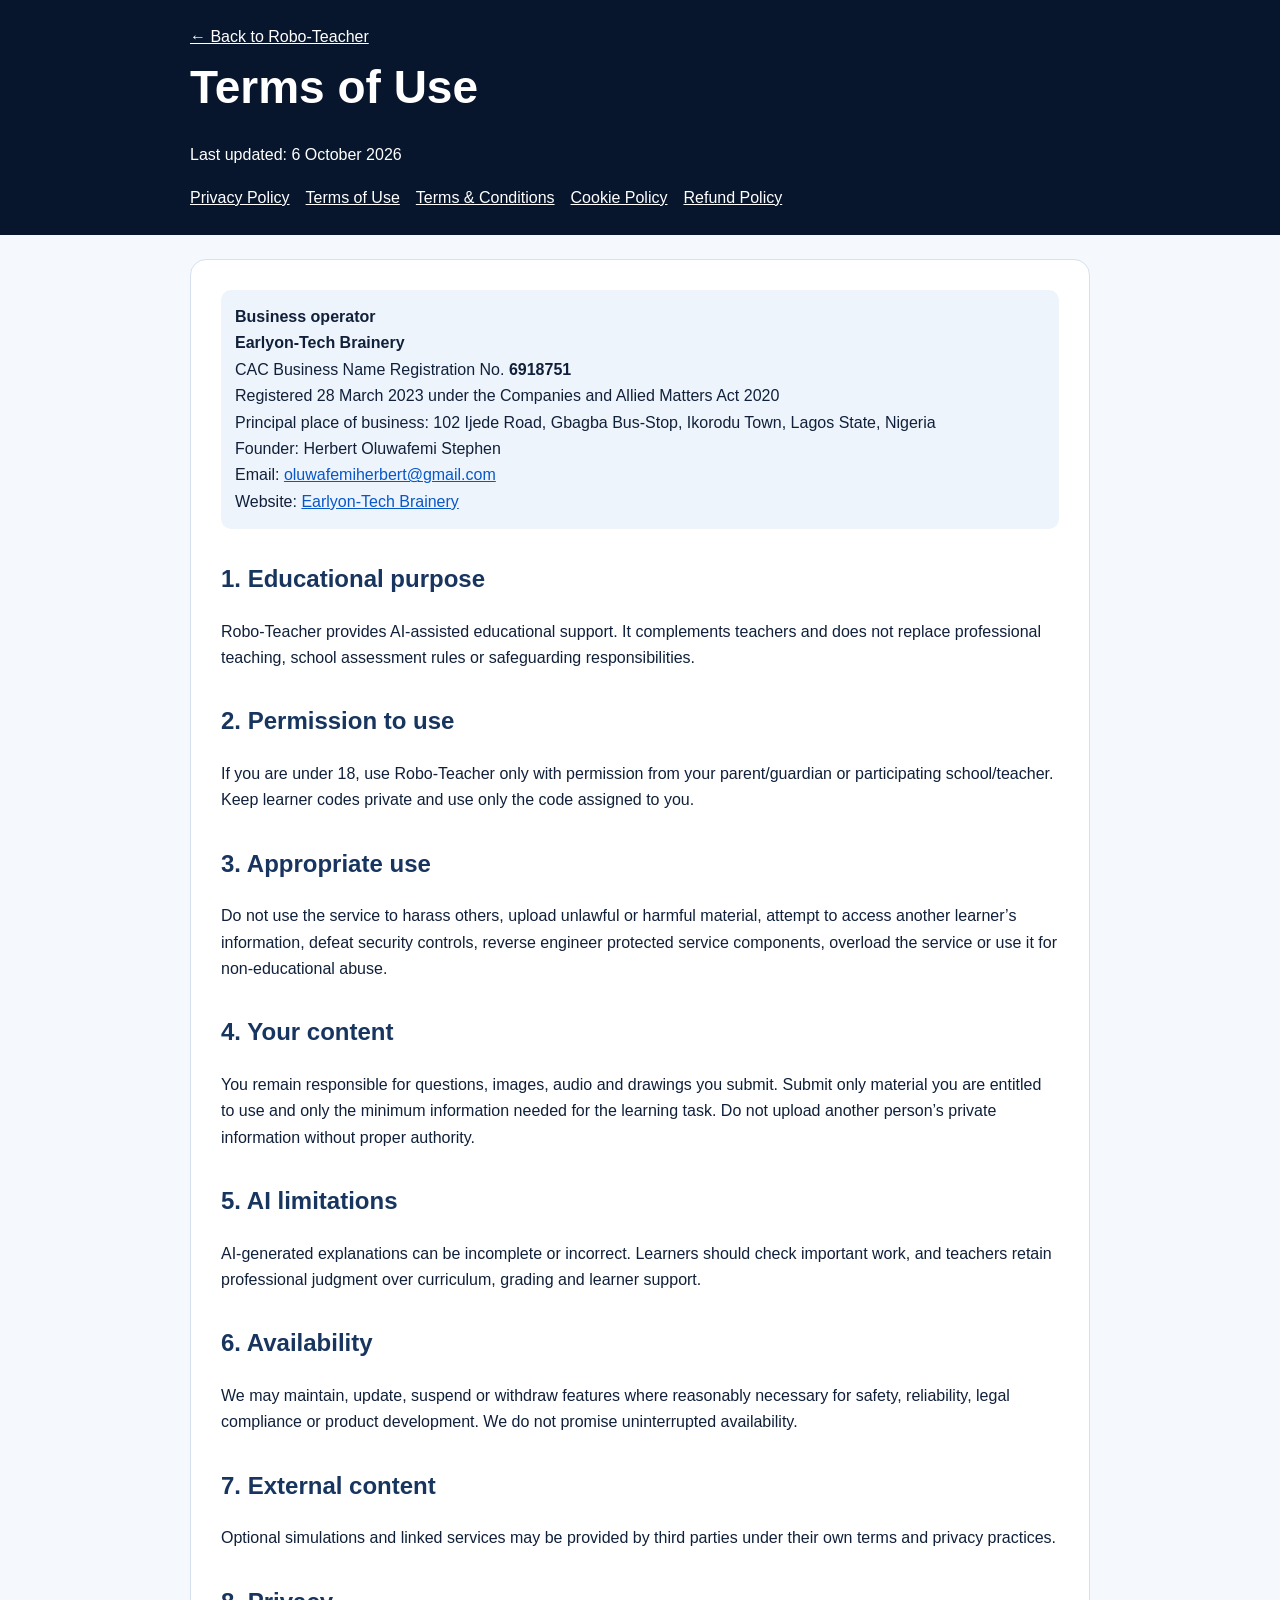
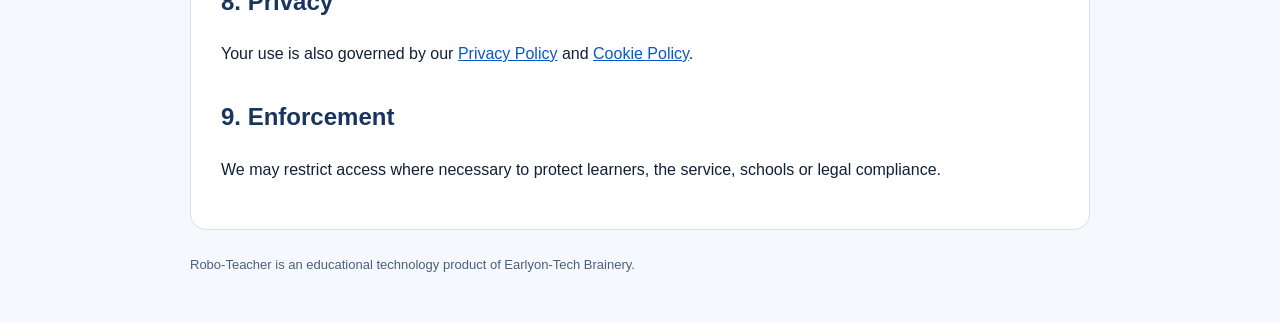
<file: classroom/terms-of-use.html>
<!doctype html><html lang="en"><head><meta charset="utf-8"><meta name="viewport" content="width=device-width,initial-scale=1"><title>Terms of Use | Robo-Teacher</title><link rel="stylesheet" href="/classroom/legal.css"></head><body><header><div><a href="/classroom-app">← Back to Robo-Teacher</a><h1>Terms of Use</h1><p>Last updated: 6 October 2026</p><nav aria-label="Legal policies"><a href="/classroom/privacy.html">Privacy Policy</a><a href="/classroom/terms-of-use.html">Terms of Use</a><a href="/classroom/terms-and-conditions.html">Terms &amp; Conditions</a><a href="/classroom/cookie-policy.html">Cookie Policy</a><a href="/classroom/refund-policy.html">Refund Policy</a></nav></div></header><main><div class="business"><strong>Business operator</strong><br><strong>Earlyon-Tech Brainery</strong><br>CAC Business Name Registration No. <strong>6918751</strong><br>Registered 28 March 2023 under the Companies and Allied Matters Act 2020<br>Principal place of business: 102 Ijede Road, Gbagba Bus-Stop, Ikorodu Town, Lagos State, Nigeria<br>Founder: Herbert Oluwafemi Stephen<br>Email: <a href="mailto:oluwafemiherbert@gmail.com">oluwafemiherbert@gmail.com</a><br>Website: <a href="https://earlyon-tech-brainery.lovable.app" target="_blank" rel="noopener">Earlyon-Tech Brainery</a></div>
<h2>1. Educational purpose</h2><p>Robo-Teacher provides AI-assisted educational support. It complements teachers and does not replace professional teaching, school assessment rules or safeguarding responsibilities.</p>
<h2>2. Permission to use</h2><p>If you are under 18, use Robo-Teacher only with permission from your parent/guardian or participating school/teacher. Keep learner codes private and use only the code assigned to you.</p>
<h2>3. Appropriate use</h2><p>Do not use the service to harass others, upload unlawful or harmful material, attempt to access another learner’s information, defeat security controls, reverse engineer protected service components, overload the service or use it for non-educational abuse.</p>
<h2>4. Your content</h2><p>You remain responsible for questions, images, audio and drawings you submit. Submit only material you are entitled to use and only the minimum information needed for the learning task. Do not upload another person’s private information without proper authority.</p>
<h2>5. AI limitations</h2><p>AI-generated explanations can be incomplete or incorrect. Learners should check important work, and teachers retain professional judgment over curriculum, grading and learner support.</p>
<h2>6. Availability</h2><p>We may maintain, update, suspend or withdraw features where reasonably necessary for safety, reliability, legal compliance or product development. We do not promise uninterrupted availability.</p>
<h2>7. External content</h2><p>Optional simulations and linked services may be provided by third parties under their own terms and privacy practices.</p>
<h2>8. Privacy</h2><p>Your use is also governed by our <a href="/classroom/privacy.html">Privacy Policy</a> and <a href="/classroom/cookie-policy.html">Cookie Policy</a>.</p>
<h2>9. Enforcement</h2><p>We may restrict access where necessary to protect learners, the service, schools or legal compliance.</p></main><footer><p>Robo-Teacher is an educational technology product of Earlyon-Tech Brainery.</p></footer></body></html>
</file>
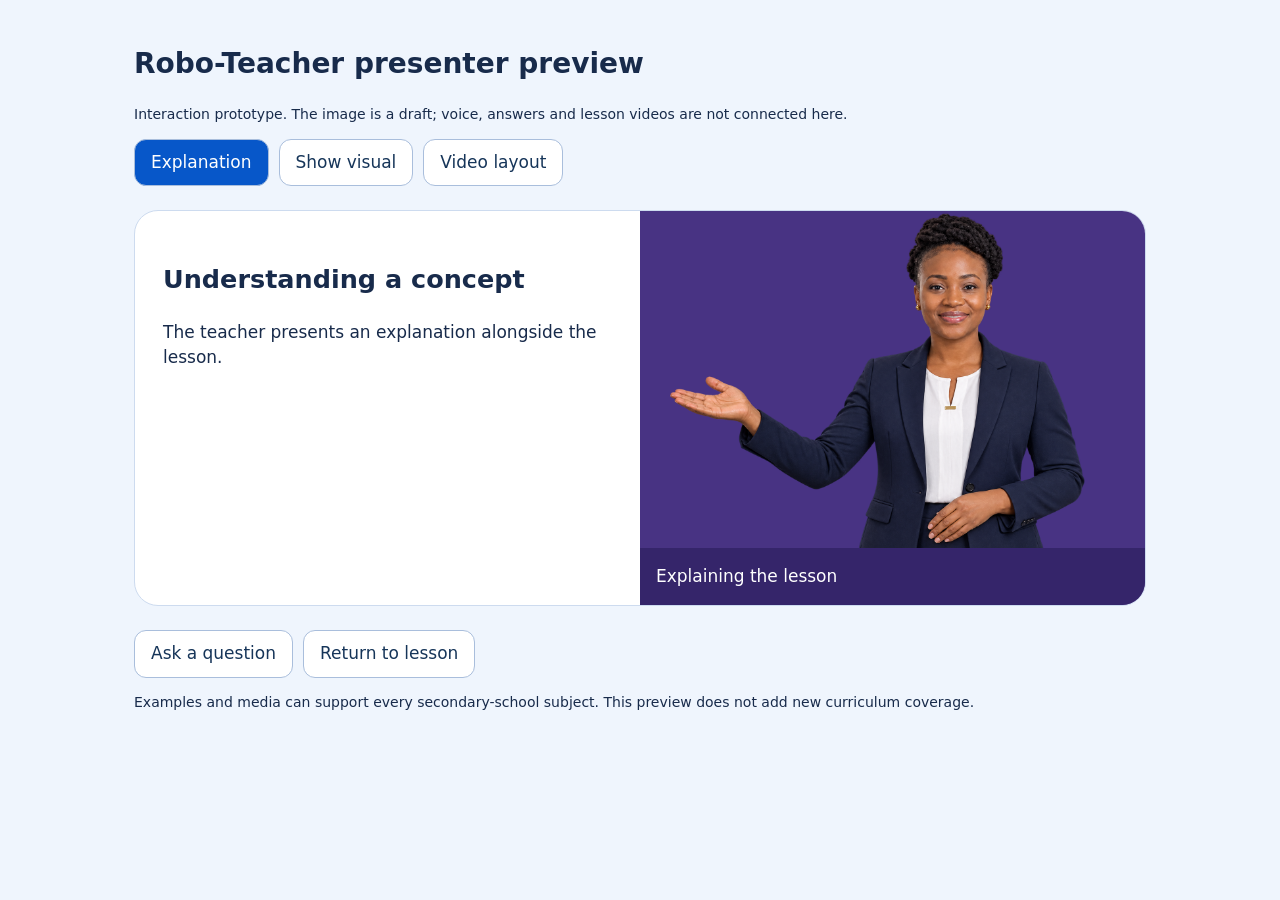
<file: classroom/previews/presenter.html>
<!doctype html>
<html lang="en"><meta charset="utf-8"><meta name="viewport" content="width=device-width,initial-scale=1">
<title>Robo-Teacher presenter preview</title>
<style>
*{box-sizing:border-box}body{margin:0;background:#eff5fd;color:#182b4b;font:17px/1.5 system-ui,sans-serif}main{max-width:1060px;margin:auto;padding:24px}h1{font-size:28px}button{font:inherit;cursor:pointer;padding:10px 16px;border:1px solid #a9bedc;border-radius:12px;background:white;color:#163559;min-height:44px}button:focus-visible{outline:3px solid #0757c9;outline-offset:3px}button[aria-pressed=true]{background:#0757c9;color:white}.controls{display:flex;gap:10px;flex-wrap:wrap}.stage{display:grid;grid-template-columns:1fr 1fr;background:white;border:1px solid #cddbef;border-radius:24px;margin:24px 0;overflow:hidden}.lesson{padding:28px}.presenter{background:#483383;display:grid;align-content:end;min-width:0}.presenter img{display:block;width:100%;height:auto}.status{padding:16px;margin:0;color:white;background:#35256a}.compact .presenter{max-width:220px;justify-self:end}.compact{grid-template-columns:1fr 220px}.notice{font-size:14px}.question{padding:16px;background:#fff3d5;border-radius:12px}.hidden{display:none}@media(max-width:650px){main{padding:16px}.stage,.compact{grid-template-columns:1fr}.presenter{max-width:100%;width:100%}.compact .presenter{max-width:180px}.lesson{padding:20px}}@media(prefers-reduced-motion:no-preference){.presenter{transition:max-width .2s ease}}
</style>
<main><h1>Robo-Teacher presenter preview</h1><p class="notice">Interaction prototype. The image is a draft; voice, answers and lesson videos are not connected here.</p>
<div class="controls" aria-label="Preview lesson states"><button data-mode="explain" aria-pressed="true">Explanation</button><button data-mode="visual" aria-pressed="false">Show visual</button><button data-mode="video" aria-pressed="false">Video layout</button></div>
<section class="stage" id="stage"><article class="lesson"><h2 id="topic">Understanding a concept</h2><p id="content">The teacher presents an explanation alongside the lesson.</p><div id="question" class="question hidden">Question break. In the connected classroom, the teacher will answer and return to the saved lesson position.</div></article><aside class="presenter" aria-label="Teacher presenting"><img src="../assets/teacher-presenting.png" alt="Robo-Teacher presenting the lesson with an open hand"><p class="status" id="status" role="status">Explaining the lesson</p></aside></section>
<div class="controls"><button id="interrupt">Ask a question</button><button id="resume" disabled>Return to lesson</button></div>
<p class="notice">Examples and media can support every secondary-school subject. This preview does not add new curriculum coverage.</p></main>
<script>
const stage=document.getElementById('stage'),status=document.getElementById('status'),content=document.getElementById('content'),question=document.getElementById('question'),resume=document.getElementById('resume'),interrupt=document.getElementById('interrupt');
let mode='explain',paused=false;
const labels={explain:'Explaining the lesson',visual:'Presenting a lesson visual',video:'Minimised beside the video area'};
function render(){stage.classList.toggle('compact',mode==='video');status.textContent=paused?'Listening — lesson position kept':labels[mode];question.classList.toggle('hidden',!paused);resume.disabled=!paused;interrupt.disabled=paused;content.textContent={explain:'The teacher presents an explanation alongside the lesson.',visual:'Graphs, labelled diagrams, maps and shapes will appear in this lesson area.',video:'The topic video will occupy this area while the teacher stays compact.'}[mode];document.querySelectorAll('[data-mode]').forEach(b=>{b.setAttribute('aria-pressed',String(b.dataset.mode===mode));b.disabled=paused})}
document.querySelectorAll('[data-mode]').forEach(b=>b.addEventListener('click',()=>{mode=b.dataset.mode;render()}));
interrupt.addEventListener('click',()=>{paused=true;render();resume.focus()});resume.addEventListener('click',()=>{paused=false;render();interrupt.focus()});
</script></html>
</file>
<file: classroom/styles.css>
:root{--navy:#07162d;--panel:#0d2445;--panel2:#102c53;--gold:#d39a27;--blue:#0757c9;--text:#f7f9fc;--muted:#aebbd0;--line:#29466c;--green:#25d366}*{box-sizing:border-box}body{margin:0;background:radial-gradient(circle at 80% 0,#173f76 0,#08182f 35%,#040d1c 100%);color:var(--text);font-family:Inter,Segoe UI,Arial,sans-serif;min-height:100vh}.app-shell{width:min(1500px,100%);margin:auto;padding:24px}.brandbar{display:flex;align-items:center;justify-content:space-between;margin-bottom:24px}.brandmark{display:flex;gap:14px;align-items:center}.brandmark strong{display:block;letter-spacing:2px;font-size:20px}.brandmark small{display:block;color:var(--gold);font-size:10px;margin-top:4px}.bars{height:45px;display:flex;gap:5px;align-items:flex-end}.bars i{width:10px;border-radius:4px;background:#aeb6c3}.bars i:nth-child(1){height:22px}.bars i:nth-child(2){height:31px;background:white}.bars i:nth-child(3){height:43px;background:var(--gold)}.version{border:1px solid var(--line);border-radius:999px;padding:8px 14px;color:var(--muted);font-size:13px}.screen{min-height:78vh}.hidden{display:none!important}.welcome-screen{display:grid;grid-template-columns:minmax(320px,.9fr) minmax(380px,1.1fr);gap:50px;align-items:center}.founder-panel{position:relative}.avatar-placeholder{background:linear-gradient(145deg,#17345e,#0b1d38);border:1px solid var(--line);display:grid;place-items:center;color:#8095b3;overflow:hidden}.founder-avatar{height:610px;border-radius:34px}.founder-avatar span,.teacher-avatar span{padding:10px 14px;border-radius:999px;background:#07162dcc}.status{position:absolute;left:24px;bottom:24px;background:#073d2b;border:1px solid #168c5f;color:#6bf2ad;padding:10px 16px;border-radius:999px}.eyebrow{color:#67a6ff;letter-spacing:1.6px;font-size:12px;font-weight:700}.welcome-copy h1{font-size:clamp(42px,5vw,76px);line-height:1;margin:10px 0 24px}.welcome-copy h1 span{color:var(--gold)}.speech-card{background:#f8fafc;color:#10203a;border-radius:28px;padding:26px 30px;max-width:720px;box-shadow:0 20px 60px #0004}.speech-card h2{margin-top:0}.speech-card p{font-size:18px;line-height:1.6}.primary{margin-top:22px;background:linear-gradient(90deg,#1166e8,#2388ff);border:0;color:white;font-size:18px;font-weight:700;padding:18px 30px;border-radius:18px;cursor:pointer}.privacy-note{color:var(--muted);font-size:13px}.classroom-screen{display:grid;grid-template-columns:380px 1fr;gap:20px}.teacher-panel,.learning-area{background:#081a33cc;border:1px solid var(--line);border-radius:26px;padding:18px}.teacher-panel{transition:.25s}.teacher-panel.minimized{width:110px}.classroom-screen.teacher-min{grid-template-columns:110px 1fr}.teacher-panel.minimized .teacher-avatar,.teacher-panel.minimized .teacher-caption,.teacher-panel.minimized strong{display:none}.teacher-toolbar{display:flex;justify-content:space-between;align-items:center;margin-bottom:14px}.icon-button{background:#142d50;border:1px solid var(--line);color:white;border-radius:10px;padding:8px 10px;cursor:pointer}.teacher-avatar{height:520px;border-radius:22px}.teacher-caption{margin-top:12px;color:var(--muted);text-align:center}.lesson-header{display:flex;justify-content:space-between;gap:20px;align-items:center}.lesson-header h2{margin:4px 0 16px;font-size:28px}.lesson-header select{background:#102744;color:white;border:1px solid var(--line);padding:10px 14px;border-radius:10px}.teaching-canvas{min-height:300px;background:#f7f9fd;color:#12213b;border-radius:20px;padding:28px;display:grid;place-items:center}.canvas-empty{text-align:center;max-width:520px}.canvas-empty strong{font-size:24px}.canvas-empty p{color:#66758c}.messages{height:180px;overflow:auto;padding:15px 4px;display:flex;flex-direction:column;gap:10px}.message{max-width:78%;padding:12px 16px;border-radius:16px;line-height:1.45}.message.teacher{background:#17355e;align-self:flex-start}.message.student{background:#1c6ee8;align-self:flex-end}.composer{display:grid;grid-template-columns:auto 1fr auto auto;gap:8px}.composer input{background:#0c203d;border:1px solid var(--line);color:white;border-radius:14px;padding:14px;font-size:16px}.tool,.send,.class-tools button{border:1px solid var(--line);background:#102744;color:white;border-radius:12px;padding:11px 14px;cursor:pointer}.send{background:var(--blue);border-color:var(--blue);font-weight:700}.class-tools{display:flex;gap:8px;margin-top:12px;flex-wrap:wrap}.class-tools button{color:var(--muted)}@media(max-width:900px){.welcome-screen{grid-template-columns:1fr}.founder-avatar{height:420px}.classroom-screen,.classroom-screen.teacher-min{grid-template-columns:1fr}.teacher-panel{height:260px}.teacher-avatar{height:185px}.teacher-panel.minimized{width:auto;height:70px}.brandbar{align-items:flex-start;gap:10px}.version{display:none}}
.brand-logo{width:58px;height:58px;object-fit:contain;border-radius:13px;box-shadow:0 8px 24px #0005}.founder-avatar{display:block;width:100%;height:610px;object-fit:contain;object-position:center center;border:1px solid var(--line);border-radius:34px;box-shadow:0 24px 70px #0006;background:#0b1d38}@media(max-width:900px){.founder-avatar{height:420px;object-position:center center}.brand-logo{width:50px;height:50px}}.founder-panel{align-self:center}.founder-avatar{display:block;width:100%;height:auto!important;aspect-ratio:1023/1537;object-fit:fill!important;object-position:center!important;border:1px solid var(--line);border-radius:34px;box-shadow:0 24px 70px #0006;background:#0b1d38}@media(max-width:900px){.founder-avatar{height:auto!important;aspect-ratio:1023/1537;object-fit:fill!important}}
.visually-hidden{position:absolute!important;width:1px!important;height:1px!important;padding:0!important;margin:-1px!important;overflow:hidden!important;clip:rect(0,0,0,0)!important;white-space:nowrap!important;border:0!important}.canvas-work{width:100%;display:grid;grid-template-columns:minmax(180px,38%) 1fr;gap:24px;align-items:start}.canvas-work img{display:block;width:100%;max-height:320px;object-fit:contain;border-radius:14px;background:#e8edf5}.canvas-work>div{min-width:0}.canvas-status{display:inline-block;color:#075d45;background:#dff8ed;border:1px solid #a9e3ce;border-radius:999px;padding:7px 11px;font-size:12px;font-weight:700}.canvas-work p{white-space:pre-wrap;line-height:1.55;max-height:270px;overflow:auto}.tool:disabled,.class-tools button:disabled{opacity:.45;cursor:not-allowed}@media(max-width:700px){.canvas-work{grid-template-columns:1fr}.canvas-work img{max-height:260px}.canvas-work p{max-height:none}}
.teacher-avatar{display:block;width:100%;height:520px;object-fit:cover;object-position:center top;border:1px solid var(--line);border-radius:22px;background:#102c53}.canvas-work.text-only{grid-template-columns:1fr}.canvas-work.text-only img{display:none}.learning-area{display:flex;flex-direction:column;min-width:0;min-height:0}.teaching-canvas{min-height:260px;max-height:420px;overflow:auto;flex:none}.messages{height:220px;min-height:150px}.composer{position:relative;z-index:2;background:#081a33;padding-top:8px}.class-tools{position:relative;z-index:2}@media(max-width:900px){.teacher-avatar{height:185px}.teaching-canvas{max-height:none}.messages{height:240px}}
.canvas-answer{line-height:1.55;max-height:270px;overflow:auto;color:#12213b}.canvas-answer p{margin:0 0 1em;white-space:normal;max-height:none;overflow:visible}.canvas-answer p:last-child{margin-bottom:0}.canvas-answer strong{color:#07162d;font-weight:800}
.recording{background:#b42318!important;border-color:#f97066!important;color:#fff!important;box-shadow:0 0 0 4px #f0443833}.recording:hover{background:#912018!important}
.whiteboard-area{width:100%;align-self:stretch}.whiteboard-toolbar{display:flex;gap:8px;align-items:center;flex-wrap:wrap;margin-bottom:12px}.whiteboard-toolbar button{border:1px solid #b8c4d6;background:#eef2f8;color:#10203a;border-radius:10px;padding:9px 12px;font-weight:700;cursor:pointer}.whiteboard-toolbar button.active{background:#102c53;color:#fff;border-color:#102c53}.whiteboard-toolbar .ask-board{margin-left:auto;background:#0757c9;color:#fff;border-color:#0757c9}.whiteboard-hint{color:#66758c;font-size:13px}.whiteboard-area canvas{display:block;width:100%;height:auto;aspect-ratio:2/1;background:#fff;border:2px solid #cbd5e1;border-radius:14px;cursor:crosshair;touch-action:none}.whiteboard-toolbar button:disabled{opacity:.55;cursor:wait}@media(max-width:700px){.whiteboard-toolbar .ask-board{margin-left:0}.whiteboard-hint{width:100%;order:3}}
.canvas-result-toolbar{display:flex;align-items:center;justify-content:space-between;gap:12px;flex-wrap:wrap;margin-bottom:16px}.back-to-board{border:1px solid #0757c9;background:#eaf3ff;color:#0757c9;border-radius:10px;padding:8px 12px;font-weight:800;cursor:pointer}.back-to-board:hover{background:#dcecff}
.practice-feedback{white-space:pre-line}
.practice-results{width:100%}.result-score{display:flex;align-items:center;gap:18px;background:#eaf3ff;border:1px solid #b9d6ff;border-radius:16px;padding:18px;margin-bottom:15px}.result-score strong{display:grid;place-items:center;width:82px;height:82px;border-radius:50%;background:#0757c9;color:#fff;font-size:24px}.result-score span{font-size:18px;font-weight:800}.result-recommendation{background:#fff8df;border-left:4px solid #d39a27;border-radius:8px;padding:12px 14px;line-height:1.5}.missed-review{margin-top:18px}.missed-review h4{margin:0 0 10px}.missed-review article{background:#f4f7fb;border:1px solid #d9e1ec;border-radius:12px;padding:13px;margin-bottom:10px}.missed-review article p{white-space:pre-line;line-height:1.5;margin:8px 0 0;color:#46566d}.result-actions{margin-top:16px}.result-actions .practice-primary{border-color:#0757c9;background:#0757c9;color:#fff}@media(max-width:600px){.result-score{align-items:flex-start}.result-score strong{width:68px;height:68px;font-size:20px;flex:none}}
.practice-area{width:min(760px,100%);margin:auto}.practice-kicker{margin:0 0 7px;color:#0757c9;font-size:12px;font-weight:800;letter-spacing:1.4px}.practice-area h3{margin:0 0 20px;font-size:24px}.practice-selectors{display:grid;grid-template-columns:1fr 1fr;gap:14px;margin-bottom:18px}.practice-selectors label{display:grid;gap:7px;color:#46566d;font-size:13px;font-weight:800}.practice-selectors select,.practice-answer-form input{width:100%;border:1px solid #b8c4d6;background:#fff;color:#10203a;border-radius:11px;padding:12px;font-size:16px}.practice-primary,.practice-answer-form button{border:0;background:#0757c9;color:#fff;border-radius:11px;padding:12px 18px;font-weight:800;cursor:pointer}.practice-meta{display:flex;justify-content:space-between;gap:15px;color:#5b687c;font-size:14px;margin-bottom:14px}.practice-score{color:#075d45}.practice-context{margin:0 0 8px;color:#66758c;font-size:13px}.practice-question h3{font-size:25px;line-height:1.35}.practice-answer-form{display:grid;grid-template-columns:1fr auto;gap:9px}.practice-actions{display:flex;gap:9px;flex-wrap:wrap;margin-top:13px}.practice-actions button{border:1px solid #b8c4d6;background:#eef2f8;color:#10203a;border-radius:10px;padding:9px 12px;font-weight:700;cursor:pointer}.practice-actions #nextPractice{background:#075d45;border-color:#075d45;color:#fff}.practice-feedback{padding:13px 15px;border-radius:12px;line-height:1.5;margin:15px 0 0}.practice-feedback.correct{display:block;background:#dff8ed;border:1px solid #9ed9c2;color:#075d45}.practice-feedback.incorrect{display:block;background:#fff0ed;border:1px solid #f4b5aa;color:#8a251c}@media(max-width:600px){.practice-selectors{grid-template-columns:1fr}.practice-answer-form{grid-template-columns:1fr}.practice-question h3{font-size:21px}}
.practice-class-summary{margin:-12px 0 16px;padding:8px 11px;border-radius:9px;background:#eaf3ff;color:#0757c9;font-size:13px;font-weight:800}
.progress-area{width:100%;align-self:stretch}.progress-heading{display:flex;justify-content:space-between;align-items:flex-start;gap:16px;margin-bottom:18px}.progress-heading h3{margin:0;font-size:25px}.progress-heading>button{border:1px solid #b8c4d6;background:#eef2f8;color:#10203a;border-radius:10px;padding:9px 13px;font-weight:700;cursor:pointer}.progress-empty{text-align:center;padding:48px 20px;color:#66758c}.progress-empty strong{display:block;color:#10203a;font-size:22px}.progress-empty p{margin:9px auto 18px;max-width:480px}.progress-empty.error{color:#8a251c}.progress-stats{display:grid;grid-template-columns:repeat(4,1fr);gap:10px}.progress-stats article{background:#f1f6fc;border:1px solid #d6e1ef;border-radius:14px;padding:14px;min-width:0}.progress-stats span{display:block;color:#66758c;font-size:12px;font-weight:700;margin-bottom:7px}.progress-stats strong{display:block;color:#10203a;font-size:23px;white-space:nowrap;overflow:hidden;text-overflow:ellipsis}.progress-stats article:last-child strong{font-size:16px;line-height:1.45;white-space:normal}.progress-recommendation{display:grid;grid-template-columns:1fr auto;gap:4px 16px;align-items:center;margin:14px 0;background:#fff8df;border-left:4px solid #d39a27;border-radius:10px;padding:13px 15px}.progress-recommendation span{grid-column:1;color:#7a5a13;font-size:12px;font-weight:800;text-transform:uppercase;letter-spacing:.6px}.progress-recommendation strong{color:#47350f;line-height:1.45}.progress-recommendation button{grid-column:2;grid-row:1/3;border:0;background:#102c53;color:#fff;border-radius:10px;padding:10px 13px;font-weight:800;cursor:pointer}.progress-columns{display:grid;grid-template-columns:1.08fr .92fr;gap:18px}.progress-columns h4{margin:5px 0 10px;color:#10203a}.topic-progress,.recent-sessions{display:grid;gap:9px}.topic-progress article,.recent-sessions article{border:1px solid #d9e1ec;border-radius:11px;padding:10px 12px}.topic-progress article>div,.recent-sessions article{display:flex;justify-content:space-between;gap:12px;align-items:center}.topic-progress span,.recent-sessions span{color:#66758c;font-size:12px}.progress-track{height:7px;margin-top:8px!important;background:#e1e7ef;border-radius:999px;overflow:hidden}.progress-track i{display:block;height:100%;background:linear-gradient(90deg,#0757c9,#25a86b);border-radius:inherit}.recent-sessions strong,.recent-sessions span{display:block}.recent-sessions span{margin-top:3px}.recent-sessions b{color:#075d45;font-size:17px}.progress-storage{margin:14px 0 0;background:#fff0ed;color:#8a251c;border-radius:10px;padding:10px 12px;font-size:13px}@media(max-width:700px){.progress-stats{grid-template-columns:1fr 1fr}.progress-columns{grid-template-columns:1fr}.progress-recommendation{grid-template-columns:1fr}.progress-recommendation button{grid-column:1;grid-row:auto;margin-top:8px}.progress-stats strong{font-size:20px}}
.learning-path-section{margin:18px 0;padding:16px;background:#f6f9fd;border:1px solid #d6e1ef;border-radius:16px}.learning-path-heading{display:flex;align-items:flex-end;justify-content:space-between;gap:14px;margin-bottom:14px}.learning-path-heading>div>span{color:#0757c9;font-size:12px;font-weight:800;letter-spacing:.8px}.learning-path-heading h4{margin:3px 0 0;font-size:20px}.learning-path-key{display:flex;gap:12px;color:#66758c;font-size:12px}.learning-path-key span:before{content:'';display:inline-block;width:8px;height:8px;margin-right:5px;border-radius:50%;background:#25a86b}.learning-path-key .needs-practice:before{background:#d97706}.learning-path{display:grid;grid-template-columns:repeat(3,1fr);gap:12px}.learning-path>section{min-width:0}.learning-path h5{margin:0 0 8px;color:#46566d;font-size:14px}.learning-path-topics{display:grid;gap:7px}.learning-path-topic{display:flex;align-items:center;justify-content:space-between;gap:8px;min-width:0;padding:9px;background:#fff;border:1px solid #d9e1ec;border-left:4px solid #b8c4d6;border-radius:10px}.learning-path-topic>div{min-width:0}.learning-path-topic strong,.learning-path-topic span{display:block}.learning-path-topic strong{font-size:13px;line-height:1.35}.learning-path-topic span{margin-top:3px;color:#66758c;font-size:12px}.learning-path-topic button{flex:none;border:0;background:#eaf3ff;color:#0757c9;border-radius:8px;padding:7px 8px;font-size:12px;font-weight:800;cursor:pointer}.learning-path-topic.mastered{border-left-color:#25a86b}.learning-path-topic.needs-practice{border-left-color:#d97706}.learning-path-topic.recommended{border-color:#8dbdff;border-left:4px solid #0757c9;background:#eaf3ff}.learning-path-topic.recommended button{background:#0757c9;color:#fff}@media(max-width:850px){.learning-path{grid-template-columns:1fr}.learning-path-heading{align-items:flex-start;flex-direction:column}}

/* Student-test mobile and teacher voice refinements. */
.founder-avatar{height:min(660px,72vh)!important;aspect-ratio:2/3;object-fit:cover!important;object-position:center top!important}.teacher-actions{display:flex;align-items:center;gap:8px}.teacher-portrait{position:relative}.teacher-panel.minimized .teacher-portrait{display:none}.teacher-voice-status{position:absolute;left:12px;bottom:12px;padding:6px 10px;border-radius:999px;background:#07162ddd;border:1px solid #ffffff44;color:#fff;font-size:12px;font-weight:800}.read-answer:disabled{opacity:.5;cursor:not-allowed}.teacher-panel.speaking .teacher-avatar{animation:teacher-speaking 1.2s ease-in-out infinite;box-shadow:0 0 0 4px #25d36655}.teacher-panel.speaking .teacher-voice-status{background:#075d45}.tool,.send,.class-tools button,.icon-button,.lesson-header select{min-height:44px}button:focus-visible,input:focus-visible,select:focus-visible{outline:3px solid #67a6ff;outline-offset:2px}@keyframes teacher-speaking{0%,100%{transform:scale(1)}50%{transform:scale(1.012)}}@media(prefers-reduced-motion:reduce){.teacher-panel,.teacher-panel.speaking .teacher-avatar{transition:none;animation:none}}
@media(max-width:900px){.app-shell{padding:14px}.screen{min-height:0}.brandbar{margin-bottom:14px}.welcome-screen{gap:22px}.founder-panel{width:min(100%,360px);margin:auto}.founder-avatar{height:240px!important;aspect-ratio:16/10;border-radius:24px;object-position:center 22%!important}.status{left:14px;bottom:14px;padding:8px 12px}.welcome-copy{text-align:center}.welcome-copy h1{font-size:clamp(34px,9vw,52px);margin-bottom:16px}.speech-card{text-align:left;padding:20px;border-radius:20px}.primary{width:100%;min-height:52px}.classroom-screen,.classroom-screen.teacher-min{gap:12px}.teacher-panel{height:auto;display:grid;grid-template-columns:112px 1fr;grid-template-rows:auto 1fr;gap:0 14px;padding:12px;border-radius:20px}.teacher-toolbar{grid-column:2;margin:0}.teacher-portrait{grid-column:1;grid-row:1/3}.teacher-avatar{height:112px;border-radius:15px}.teacher-caption{grid-column:2;margin:8px 0 0;text-align:left;font-size:13px}.teacher-panel.minimized{display:block;height:auto;min-height:58px}.teacher-panel.minimized .teacher-toolbar{margin:0}.learning-area{padding:12px;border-radius:20px}.lesson-header{align-items:flex-start}.lesson-header h2{font-size:22px;margin-bottom:12px}.teaching-canvas{min-height:220px;padding:18px;border-radius:16px}.messages{height:clamp(150px,24vh,210px);min-height:150px}.class-tools{flex-wrap:nowrap;overflow-x:auto;padding:2px 0 7px;scrollbar-width:thin}.class-tools button{flex:0 0 auto;white-space:nowrap}.message{max-width:88%}}
@media(max-width:600px){.app-shell{padding:10px}.brand-logo{width:44px;height:44px}.brandmark{gap:9px}.brandmark strong{font-size:16px}.brandmark small{font-size:8px}.founder-avatar{height:205px!important}.speech-card p{font-size:16px}.teacher-panel{grid-template-columns:82px 1fr;gap:0 10px}.teacher-avatar{height:82px}.teacher-caption{font-size:12px}.teacher-voice-status{left:6px;bottom:6px;padding:4px 7px;font-size:10px}.learning-area{padding:10px}.lesson-header{gap:10px}.lesson-header h2{font-size:19px}.lesson-header select{max-width:112px;padding:8px}.teaching-canvas{min-height:190px;padding:14px}.canvas-empty strong{font-size:21px}.composer{grid-template-columns:44px minmax(0,1fr) 44px 62px}.composer input{min-width:0;padding:12px 10px}.tool,.send{padding:9px}.messages{height:160px}.class-tools{margin-top:8px}.practice-area h3,.progress-heading h3{font-size:21px}}
.learner-onboarding{display:grid;grid-template-columns:1fr 150px;gap:8px 12px;margin-top:18px;padding-top:17px;border-top:1px solid #d9e1ec}.learner-onboarding label{font-size:13px;font-weight:800;color:#34445c;align-self:end}.learner-onboarding input,.learner-onboarding select{width:100%;border:1px solid #aebbd0;border-radius:10px;background:#fff;color:#10203a;padding:11px 12px;font-size:16px}.learner-onboarding input{grid-column:1}.learner-onboarding label[for="learnerClass"]{grid-column:2;grid-row:1}.learner-onboarding select{grid-column:2;grid-row:2}.onboarding-error{grid-column:1/-1!important;margin:2px 0 0!important;color:#a1281c!important;font-size:13px!important}@media(max-width:600px){.learner-onboarding{grid-template-columns:1fr}.learner-onboarding label,.learner-onboarding input,.learner-onboarding select,.learner-onboarding label[for="learnerClass"]{grid-column:1;grid-row:auto}}
.teacher-entry{margin:22px 0 0 10px;border:1px solid #4b6283;background:#102744;color:#fff;font-size:16px;font-weight:750;padding:16px 22px;border-radius:16px;cursor:pointer}.teacher-login{max-width:720px;margin-top:14px;padding:16px;background:#eef4fb;color:#10203a;border:1px solid #bed0e6;border-radius:16px}.teacher-login label{display:block;font-size:13px;font-weight:800;margin-bottom:7px}.teacher-login>div{display:grid;grid-template-columns:1fr auto;gap:8px}.teacher-login input{min-width:0;border:1px solid #9caec6;border-radius:10px;padding:11px 12px;font-size:16px}.teacher-login button,.lesson-actions button{border:0;background:#102c53;color:#fff;border-radius:10px;padding:10px 13px;font-weight:800;cursor:pointer}.lesson-actions{display:flex;gap:8px;align-items:center}.lesson-actions button{white-space:nowrap;background:#17355e;border:1px solid var(--line)}@media(max-width:600px){.teacher-entry{width:100%;margin:10px 0 0}.teacher-login>div{grid-template-columns:1fr}.lesson-actions{align-items:stretch;flex-direction:column}.lesson-actions button{padding:8px 10px}}
.weekly-summary{display:grid;grid-template-columns:repeat(3,1fr);gap:8px;margin:14px 0;padding:14px;border:1px solid #d6e1ef;border-radius:12px;background:#f1f6fc;color:#10203a}.weekly-summary>span{grid-column:1/-1;color:#0757c9;font-size:12px;font-weight:800;text-transform:uppercase;letter-spacing:.7px}.weekly-summary strong{font-size:16px}.weekly-summary em{grid-column:1/-1;color:#66758c;font-size:13px;font-style:normal}@media(max-width:600px){.weekly-summary{grid-template-columns:1fr 1fr}.weekly-summary strong:last-of-type{grid-column:1/-1}}
.weekly-insights{grid-column:1/-1;display:grid;grid-template-columns:1fr 1fr;gap:10px;margin-top:4px}.weekly-insights p{margin:0;padding:10px;border-radius:9px;background:#fff}.weekly-insights span{display:block;margin-bottom:3px;color:#66758c;font-size:12px}.weekly-insights strong{font-size:14px}.weekly-next-action{grid-column:1/-1;margin:0;padding:10px 12px;border-left:4px solid #1782ff;border-radius:7px;background:#e2efff;font-size:14px}@media(max-width:600px){.weekly-insights{grid-template-columns:1fr}}
.teacher-dashboard-content{display:grid;gap:15px;width:100%}.teacher-privacy-note{padding:12px 14px;border-left:4px solid #0757c9;background:#eaf3ff;border-radius:8px;color:#34445c;line-height:1.5}
.learner-code-row{grid-column:1;display:grid;grid-template-columns:minmax(0,1fr) auto;gap:8px}.learner-code-row button{border:1px solid #0757c9;background:#eaf3ff;color:#0757c9;border-radius:10px;padding:8px 10px;font-weight:800;cursor:pointer}.learner-code-help{grid-column:1;color:#66758c;line-height:1.4}.teacher-learner-table{overflow-x:auto}.teacher-learner-table table{width:100%;border-collapse:collapse;background:#fff}.teacher-learner-table th,.teacher-learner-table td{padding:10px 12px;border-bottom:1px solid #d9e1ec;text-align:left;white-space:nowrap}.teacher-learner-table th{background:#eef4fb;color:#34445c;font-size:12px}.teacher-learner-table td{color:#10203a;font-size:14px}@media(max-width:600px){.learner-code-row,.learner-code-help{grid-column:1}.learner-code-row{grid-template-columns:1fr}.learner-code-row button{min-height:42px}}
.teacher-learner-heading{display:flex;justify-content:space-between;align-items:center;gap:12px}.teacher-learner-heading h4{margin:0}.teacher-learner-heading span{color:#66758c;font-size:13px;font-weight:800}.teacher-learner-tools{display:grid;grid-template-columns:minmax(180px,1fr) auto auto;gap:8px;margin:10px 0}.teacher-learner-tools input,.teacher-learner-tools select{min-height:42px;border:1px solid #b8c4d6;border-radius:9px;padding:8px 10px;background:#fff;color:#10203a}.teacher-learner-table tr.retired{opacity:.58}@media(max-width:650px){.teacher-learner-tools{grid-template-columns:1fr}.teacher-learner-heading{align-items:flex-start}}
.qa-summary{display:grid;grid-template-columns:repeat(3,1fr);gap:10px}.qa-summary article{padding:13px;border:1px solid #d6e1ef;border-radius:11px;background:#f7f9fc}.qa-summary span{display:block;color:#66758c;font-size:12px}.qa-summary strong{display:block;margin-top:4px;font-size:20px}.qa-checklist-items{display:grid;gap:12px}.qa-group{padding:14px;border:1px solid #d6e1ef;border-radius:12px;background:#fff}.qa-group h4{margin:0 0 10px}.qa-item{display:grid;grid-template-columns:minmax(220px,1fr) 180px;gap:8px;padding:9px 0;border-top:1px solid #e4e9f0}.qa-item:first-of-type{border-top:0}.qa-item label{font-size:14px}.qa-item select,.qa-item input{min-height:40px;border:1px solid #b8c4d6;border-radius:8px;padding:7px;background:#fff}.qa-item input{grid-column:1/-1}@media(max-width:600px){.qa-summary{grid-template-columns:1fr}.qa-item{grid-template-columns:1fr}.qa-item input{grid-column:auto}}
.teacher-weekly{padding:14px;border:1px solid #cfe0f5;border-radius:12px;background:#f1f7ff}.teacher-weekly h4{margin:0 0 10px}.teacher-weekly-stats{display:grid;grid-template-columns:repeat(3,1fr);gap:8px}.teacher-weekly-stats article{padding:10px;border-radius:9px;background:#fff}.teacher-weekly-stats span{display:block;color:#66758c;font-size:12px}.teacher-weekly-stats strong{display:block;margin-top:3px;font-size:14px}.teacher-weekly>p{margin:10px 0 0;padding:10px 12px;border-left:4px solid #0757c9;border-radius:7px;background:#e2efff}@media(max-width:600px){.teacher-weekly-stats{grid-template-columns:1fr 1fr}}
.teacher-dashboard-actions{display:flex;gap:8px;align-items:flex-end;flex-wrap:wrap}.teacher-dashboard-actions label{display:grid;gap:3px;color:#66758c;font-size:11px;font-weight:800}.teacher-dashboard-actions select,.teacher-dashboard-actions button{min-height:40px;border:1px solid #b8c4d6;background:#eef2f8;color:#10203a;border-radius:10px;padding:8px 11px;font-weight:700;cursor:pointer}.teacher-dashboard-actions select{background:#fff}.teacher-insights{display:grid;grid-template-columns:1fr 1fr;gap:10px}.teacher-insights article{padding:13px 15px;border:1px solid #d6e1ef;border-radius:12px;background:#f7f9fc}.teacher-insights span{display:block;color:#66758c;font-size:12px;font-weight:800;margin-bottom:5px}.teacher-insights strong{color:#10203a;font-size:17px}.teacher-recommendation{margin:0;padding:13px 15px;background:#fff8df;border-left:4px solid #d39a27;border-radius:8px;color:#47350f;line-height:1.5}.teacher-trend h4,.topic-progress h4{margin:0 0 10px}.teacher-trend-bars{display:grid;grid-template-columns:repeat(6,1fr);gap:8px;height:145px;align-items:end;padding:10px 8px 0;border:1px solid #d9e1ec;border-radius:12px;background:#f7f9fc}.teacher-trend-bars>div{height:100%;display:grid;grid-template-rows:20px 1fr 20px;align-items:end;text-align:center}.teacher-trend-bars strong{color:#34445c;font-size:11px}.teacher-trend-bars i{display:block;width:min(34px,70%);min-height:4px;max-height:85px;margin:auto;background:linear-gradient(#0757c9,#25a86b);border-radius:7px 7px 2px 2px}.teacher-trend-bars span{color:#66758c;font-size:10px}@media(max-width:600px){.progress-heading{flex-direction:column}.teacher-dashboard-actions{width:100%}.teacher-dashboard-actions label{flex:1}.teacher-dashboard-actions select{width:100%}.teacher-insights{grid-template-columns:1fr}.teacher-trend-bars{gap:4px}.teacher-trend-bars i{width:70%}}

/* Spacious classroom layout and learner-friendly page colour. */
body{background:radial-gradient(circle at 12% 8%,#fff0bf 0,transparent 29%),radial-gradient(circle at 88% 0,#d7efff 0,transparent 35%),linear-gradient(135deg,#eaf7ff 0,#f8fbff 54%,#edf9f1 100%);color:#10203a;background-attachment:fixed}.brandbar{color:#10203a}.classroom-screen{grid-template-columns:290px minmax(0,1fr);color:var(--text)}.teacher-panel{padding:14px}.teacher-avatar{height:400px}.teacher-caption{font-size:13px;line-height:1.4}.learning-area{padding:16px}.teaching-canvas{min-height:350px;max-height:540px;padding:20px}.whiteboard-area canvas{aspect-ratio:2.25/1}.classroom-screen.teacher-min{grid-template-columns:88px minmax(0,1fr)}.teacher-panel.minimized{width:88px}
@media(max-width:900px){body{background:linear-gradient(160deg,#e9f7ff 0,#f8fbff 55%,#fff6df 100%);background-attachment:fixed}.classroom-screen,.classroom-screen.teacher-min{grid-template-columns:1fr}.teacher-panel{grid-template-columns:68px minmax(0,1fr);grid-template-rows:auto;min-height:76px;padding:9px 10px;gap:0 10px}.teacher-portrait{grid-row:1}.teacher-avatar{height:68px;border-radius:13px}.teacher-toolbar{grid-column:2;align-self:center}.teacher-caption{display:none}.teacher-panel.minimized{width:auto;min-height:56px}.teaching-canvas{min-height:260px;padding:14px}.class-tools{display:grid;grid-template-columns:repeat(4,minmax(0,1fr));gap:7px;overflow:visible;padding:0}.class-tools button{min-width:0;width:100%;padding:9px 4px;font-size:12px;line-height:1.2;white-space:normal}}
@media(max-width:600px){.app-shell{padding:8px}.brandbar{margin-bottom:9px}.teacher-panel{grid-template-columns:58px minmax(0,1fr);min-height:66px}.teacher-avatar{height:58px}.teacher-voice-status{font-size:9px}.teacher-actions{gap:5px}.icon-button{padding:7px}.learning-area{padding:8px}.lesson-header h2{font-size:18px}.teaching-canvas{min-height:240px;padding:10px}.whiteboard-toolbar{gap:6px}.whiteboard-toolbar button{padding:8px;font-size:12px}.whiteboard-hint{display:none}.whiteboard-toolbar .ask-board{margin-left:auto}.whiteboard-area canvas{aspect-ratio:1.35/1}.class-tools{gap:6px;margin-top:8px}.class-tools button{min-height:42px;padding:7px 2px;font-size:11px}}

/* Preserve the full founder portrait and keep the classroom palette crisp. */
body{background:radial-gradient(circle at 10% 4%,#fff2c9 0,transparent 24%),radial-gradient(circle at 90% 0,#d8efff 0,transparent 31%),linear-gradient(145deg,#f5f9ff 0,#fbfdff 56%,#fffaf0 100%)}.version{color:#52657d;border-color:#9eb0c5;background:#ffffff99}.privacy-note{color:#5d6e84}.founder-avatar{object-fit:contain!important;object-position:center top!important;background:#091b34}
@media(max-width:900px){.founder-panel{width:min(100%,280px)}.founder-avatar{height:auto!important;aspect-ratio:1023/1537!important;object-fit:contain!important;object-position:center top!important}}
@media(max-width:600px){.founder-panel{width:min(100%,250px)}.founder-avatar{height:auto!important;aspect-ratio:1023/1537!important}}

/* Focused UI/UX refinement: hierarchy, state feedback and mobile access. */
.welcome-copy h1{font-size:clamp(40px,4.5vw,66px)}.welcome-actions{display:flex;align-items:center;gap:16px;flex-wrap:wrap}.welcome-actions .primary{margin-top:20px}.teacher-entry{margin:20px 0 0;padding:12px 4px;border:0;background:transparent;color:#17355e;text-decoration:underline;text-underline-offset:4px}.teacher-entry:hover{color:#0757c9}.learning-status{display:inline-flex;margin:0;padding:6px 10px;border:1px solid #3f5d82;border-radius:999px;background:#102744;color:#dbeafe;font-size:12px;font-weight:750}.learning-status[data-state="thinking"]{border-color:#68a8ff;background:#123a69}.learning-status[data-state="success"]{border-color:#44cf90;background:#075d45}.learning-status[data-state="attention"]{border-color:#f0b25c;background:#66410b}.learning-status[data-state="listening"],.learning-status[data-state="speaking"]{border-color:#72dbc0;background:#075d45}.class-tools button{transition:background .16s ease,border-color .16s ease,color .16s ease,transform .16s ease}.class-tools button:hover{border-color:#5f8fc7;color:#fff}.class-tools button.active{background:#e9f3ff;border-color:#77b4ff;color:#0b4c9c;box-shadow:inset 0 -3px 0 #0757c9}.practice-meta span{padding:5px 9px;border-radius:999px;background:#e9f3ff;color:#0757c9;font-weight:800}.composer,.class-tools{border-radius:14px}
.resume-learning{margin-top:20px;padding:13px 18px;border:1px solid #0757c9;border-radius:12px;background:#eaf3ff;color:#0757c9;font-weight:800}.resume-learning:hover{background:#dbeeff}
.my-lessons-list{display:grid;gap:12px}.saved-lesson-card{display:flex;justify-content:space-between;gap:16px;padding:16px;border:1px solid #bfd2e8;border-radius:14px;background:#fff;color:#10203a}.saved-lesson-card p{margin:6px 0;line-height:1.45}.saved-lesson-card small{color:#586b84}.saved-lesson-card>div:last-child{display:flex;align-items:center;gap:8px;flex-wrap:wrap}.saved-lesson-card button{padding:10px 12px;border:1px solid #8db4df;border-radius:9px;background:#eaf3ff;color:#0757c9;font-weight:750}@media(max-width:600px){.saved-lesson-card{flex-direction:column}.saved-lesson-card>div:last-child button{flex:1}}
.lesson-library-tools{display:grid;grid-template-columns:minmax(0,1fr) 150px;gap:10px;margin-bottom:14px}.lesson-library-tools input,.lesson-library-tools select{min-width:0;padding:11px 12px;border:1px solid #aebbd0;border-radius:10px;background:#fff;color:#10203a;font-size:16px}.saved-lesson-card button[aria-pressed="true"]{border-color:#d89a13;background:#fff3c9;color:#704b00}@media(max-width:600px){.lesson-library-tools{grid-template-columns:1fr}}
.revision-panel{padding:18px;border:1px solid #b8cee6;border-radius:16px;background:#f7fbff;color:#10203a}.revision-heading{display:flex;justify-content:space-between;gap:12px;align-items:start}.revision-heading h3{margin:3px 0 14px}.revision-recap{padding:14px;border-radius:12px;background:#eaf3ff}.revision-recap p{margin:6px 0 0;line-height:1.5}.revision-panel fieldset{margin:16px 0;border:0;padding:0}.revision-panel legend{margin-bottom:12px;font-size:18px;font-weight:800}.revision-choices{display:grid;gap:9px}.revision-choices label{display:flex;gap:10px;padding:12px;border:1px solid #bdd0e6;border-radius:10px;background:#fff}.revision-panel button{padding:11px 14px;border:1px solid #78a9df;border-radius:10px;background:#eaf3ff;color:#0757c9;font-weight:800}.revision-feedback[data-correct="true"]{color:#087247}.revision-feedback[data-correct="false"]{color:#9a3f17}.revision-result{margin:14px 0;padding:15px;border-radius:12px;background:#dcfce7;color:#14532d;font-weight:800}.revision-actions{display:flex;gap:10px;flex-wrap:wrap}
.saved-lesson-heading{display:flex;align-items:center;gap:10px;flex-wrap:wrap}.lesson-mastery{padding:4px 8px;border-radius:999px;background:#edf1f6;color:#506077;font-size:12px;font-weight:800}.saved-lesson-card[data-mastery="mastered"] .lesson-mastery{background:#dcfce7;color:#166534}.saved-lesson-card[data-mastery="review"] .lesson-mastery{background:#fff1d6;color:#8a4b08}.lesson-revision-history{display:block;margin-top:5px;font-weight:750}
.lesson-recommendation{display:flex;align-items:center;justify-content:space-between;gap:14px;margin-bottom:14px;padding:14px 16px;border:1px solid #69a7e8;border-radius:14px;background:linear-gradient(135deg,#eaf4ff,#f7fbff);color:#10203a}.lesson-recommendation>div{display:grid;gap:3px;min-width:0}.lesson-recommendation span{color:#0757c9;font-size:12px;font-weight:900;letter-spacing:.08em}.lesson-recommendation strong{font-size:18px}.lesson-recommendation small{color:#4f627b}.lesson-recommendation button{flex:0 0 auto;padding:11px 14px;border:1px solid #0757c9;border-radius:10px;background:#0757c9;color:#fff;font-weight:800}.lesson-revision-schedule{display:block;margin-top:6px;color:#17613c!important;font-weight:850}.saved-lesson-card[data-due="true"] .lesson-revision-schedule{color:#a34112!important}@media(max-width:600px){.lesson-recommendation{align-items:stretch;flex-direction:column}.lesson-recommendation button{width:100%}}
.daily-plan-intro{margin:0 0 16px;color:#53677f}.daily-plan-list{display:grid;gap:12px}.daily-plan-task{display:grid;grid-template-columns:42px minmax(0,1fr) auto;gap:13px;align-items:center;padding:15px;border:1px solid #bdd0e6;border-radius:14px;background:#fff;color:#10203a}.daily-plan-task>span{display:grid;place-items:center;width:38px;height:38px;border-radius:50%;background:#0757c9;color:#fff;font-weight:900}.daily-plan-task>div{display:grid;gap:3px}.daily-plan-task small{color:#0757c9;font-size:12px;font-weight:900;letter-spacing:.08em}.daily-plan-task strong{font-size:18px}.daily-plan-task p{margin:0;color:#53677f;line-height:1.4}.daily-plan-task button{padding:11px 14px;border:1px solid #0757c9;border-radius:10px;background:#eaf3ff;color:#0757c9;font-weight:800}.daily-plan-task[data-complete="true"]{background:#f0fdf4;border-color:#9bd6af}.daily-plan-task[data-complete="true"]>span{background:#168353}@media(max-width:600px){.daily-plan-task{grid-template-columns:38px minmax(0,1fr)}.daily-plan-task button{grid-column:1/-1;width:100%}}
@media(max-width:900px){.welcome-copy h1{font-size:clamp(32px,8vw,46px)}.welcome-actions{display:grid;gap:4px}.teacher-entry{margin-top:2px}.composer{position:sticky;bottom:92px;padding:8px;background:#081a33;box-shadow:0 -8px 24px #04112366}.class-tools{position:sticky;bottom:0;padding:7px;background:#081a33;box-shadow:0 -5px 18px #04112355}.class-tools button.active{background:#dfeeff}}
@media(max-width:600px){.composer{grid-template-columns:58px minmax(0,1fr) 52px 58px}.composer .tool,.composer .send{font-size:11px}.class-tools button{font-size:11px}.learning-status{font-size:11px}}

/* Full-width learning workspace with the AI teacher below the canvas. */
.classroom-screen,.classroom-screen.teacher-min{grid-template-columns:minmax(0,1fr);gap:14px}
.learning-area{order:1}
.teacher-panel{order:2;display:grid;grid-template-columns:150px minmax(0,1fr);grid-template-rows:auto 1fr;gap:0 18px;align-items:center;min-height:172px;width:100%;padding:12px 16px}
.teacher-portrait{grid-column:1;grid-row:1/3}
.teacher-avatar{height:148px;border-radius:18px}
.teacher-toolbar{grid-column:2;grid-row:1;margin:0}
.teacher-caption{grid-column:2;grid-row:2;margin:8px 0 0;text-align:left}
.teacher-panel.minimized{width:100%;min-height:62px;display:flex;justify-content:flex-end}
.teaching-canvas{max-height:none}
.whiteboard-area canvas{aspect-ratio:2.5/1}
@media(max-width:900px){.teacher-panel{grid-template-columns:76px minmax(0,1fr);min-height:92px;padding:9px 11px;gap:0 11px}.teacher-avatar{height:74px}.teacher-caption{display:block;margin-top:4px}.whiteboard-area canvas{aspect-ratio:1.75/1}}
@media(max-width:600px){.teacher-panel{grid-template-columns:58px minmax(0,1fr);min-height:74px}.teacher-avatar{height:56px}.teacher-caption{display:none}.whiteboard-area canvas{aspect-ratio:1.35/1}}
@media(max-width:600px){.teacher-panel.speaking .read-answer,.teacher-panel.paused .read-answer{position:fixed;right:12px;bottom:104px;z-index:30;display:block;min-width:104px;background:#075d45;border-color:#72dbc0;box-shadow:0 8px 24px #04112366}.teacher-panel.paused .read-answer{background:#17355e}.teacher-panel.speaking .read-answer span,.teacher-panel.paused .read-answer span{display:inline}}
.understanding-area{display:grid;gap:14px;max-width:760px;margin:auto;padding:22px;border:1px solid #c8d8ec;border-radius:16px;background:#f7fbff;color:#10203a}.understanding-area.hidden{display:none}.understanding-area h3{margin:0;font-size:22px;line-height:1.4}.understanding-area form{display:grid;gap:14px}.understanding-choices{display:grid;gap:9px}.understanding-choices label{display:flex;align-items:flex-start;gap:10px;padding:12px;border:1px solid #b8c9df;border-radius:10px;background:#fff;cursor:pointer}.understanding-choices label:has(input:checked){border-color:#0757c9;background:#eaf3ff}.understanding-choices label.correct-choice{border-color:#1b9b61;background:#e6f7ef}.understanding-choices input{margin-top:3px}.understanding-area>button{justify-self:start;border:0;background:transparent;color:#0757c9;font-weight:800;cursor:pointer}@media(max-width:600px){.understanding-area{padding:16px}.understanding-area h3{font-size:19px}}
.visual-area{display:grid;gap:15px;padding:22px;border:1px solid #b9cde6;border-radius:16px;background:#f7fbff;color:#10203a}.visual-area.hidden{display:none}.visual-area h3,.visual-area p{margin:0}.visual-graphic{display:grid;gap:12px;padding:18px;border-radius:14px;background:#fff}.visual-item{display:flex;align-items:center;gap:12px}.visual-item strong{display:grid;place-items:center;min-width:42px;min-height:42px;padding:7px;border-radius:10px;background:#0757c9;color:#fff}.visual-graphic[data-kind="bars"] .visual-item{display:grid;grid-template-columns:minmax(80px,1fr) 160px}.visual-graphic[data-kind="bars"] .visual-item strong{justify-content:end;white-space:nowrap}.visual-graphic[data-kind="number_line"]{display:flex;justify-content:space-between;border-bottom:4px solid #17355e}.visual-graphic[data-kind="number_line"] .visual-item{flex-direction:column-reverse;transform:translateY(12px)}.visual-area>button{justify-self:start;border:0;background:transparent;color:#0757c9;font-weight:800;cursor:pointer}@media(max-width:600px){.visual-area{padding:15px}.visual-graphic[data-kind="bars"] .visual-item{grid-template-columns:1fr}.visual-graphic[data-kind="number_line"]{overflow-x:auto;gap:25px}.visual-item span{font-size:13px}}
.square-grid{display:grid;grid-template-columns:repeat(var(--grid-side),minmax(22px,42px));gap:3px;justify-content:center}.square-grid span{aspect-ratio:1;border:1px solid #0757c9;background:#b9dcff}.visual-graphic>.square-grid+strong,.visual-graphic>.fraction-model+strong{text-align:center;font-size:22px}.fraction-model{display:grid;grid-template-columns:repeat(var(--fraction-parts),minmax(24px,58px));justify-content:center}.fraction-model span{aspect-ratio:1;border:1px solid #17355e;background:#fff}.fraction-model span.shaded{background:#2483f5}.balance-model{position:relative;display:grid;grid-template-columns:1fr 1fr;gap:70px;padding:15px 5% 42px}.balance-model:before{content:"";position:absolute;left:10%;right:10%;bottom:28px;height:6px;background:#17355e}.balance-model:after{content:"";position:absolute;left:calc(50% - 24px);bottom:0;border-left:24px solid transparent;border-right:24px solid transparent;border-bottom:30px solid #17355e}.balance-model>div{display:grid;place-items:center;padding:14px;border:2px solid #0757c9;border-radius:10px;background:#eaf3ff}.balance-model strong{font-size:24px}.coordinate-model{position:relative;height:320px;background:linear-gradient(#0000 49.5%,#17355e 49.5% 50.5%,#0000 50.5%),linear-gradient(90deg,#0000 49.5%,#17355e 49.5% 50.5%,#0000 50.5%),repeating-linear-gradient(#dce8f7 0 1px,#0000 1px 10%),repeating-linear-gradient(90deg,#dce8f7 0 1px,#0000 1px 10%)}.coordinate-model span{position:absolute;width:14px;height:14px;border:3px solid #fff;border-radius:50%;background:#e33d49;box-shadow:0 0 0 2px #9f1721;transform:translate(-50%,50%)}@media(max-width:600px){.square-grid{grid-template-columns:repeat(var(--grid-side),minmax(14px,30px));max-width:100%;overflow:hidden}.balance-model{gap:25px}.coordinate-model{height:240px}}
.media-area{display:grid;gap:14px;padding:22px;border:1px solid #b9cde6;border-radius:16px;background:#f7fbff;color:#10203a}.media-area.hidden,.media-area .hidden{display:none}.media-area h3,.media-area p{margin:0}.media-area iframe{width:100%;height:min(520px,62vh);border:0;border-radius:12px;background:#fff}.media-replay{display:grid;gap:9px;min-height:260px;padding:18px;border-radius:12px;background:#fff}.media-replay p{padding:13px;border-left:5px solid #c3d2e5;border-radius:8px;background:#f2f6fb;opacity:.55;transition:.25s}.media-replay p.active{border-color:#0757c9;background:#e8f2ff;opacity:1;transform:translateX(6px)}.media-area>.exit-media{justify-self:start;border:0;border-radius:10px;padding:10px 14px;background:#17355e;color:#fff;font-weight:800;cursor:pointer}@media(max-width:600px){.media-area{max-height:78vh;overflow:auto;padding:14px 14px 78px;overscroll-behavior:contain}.media-area iframe{height:55vh;min-height:300px;touch-action:auto}.media-area>.exit-media{position:fixed;top:12px;right:12px;z-index:100;box-shadow:0 6px 20px #04112388;background:#a1281c}}
@media(max-width:900px){.class-tools{display:flex!important;grid-template-columns:none!important;flex-wrap:nowrap!important;overflow-x:auto!important;overflow-y:hidden!important;gap:7px;padding:7px!important;scrollbar-width:thin}.class-tools button{flex:0 0 auto!important;width:auto!important;min-width:max-content!important;white-space:nowrap!important;padding:9px 12px!important}.composer{bottom:59px}}

/* Audio-driven avatar rig: 121 mouth levels plus subtle head and breathing motion. */
.avatar-rig{--mouth-open:0;--head-x:0px;--head-y:0px;--head-turn:0deg;--breath:1}
.avatar-stage{position:relative;transform:none}
.avatar-speaking-frame{position:absolute;inset:0;opacity:var(--mouth-open);pointer-events:none}
.founder-avatar-stage{overflow:hidden;border-radius:34px}
.founder-avatar-stage .founder-avatar{margin:0}
.founder-voice{min-height:48px;margin-top:20px;padding:12px 18px;border:1px solid #4774a9;border-radius:14px;background:#eef6ff;color:#123a69;font-weight:800;cursor:pointer}
.founder-voice:disabled{opacity:.62;cursor:wait}
.teacher-portrait{position:relative;overflow:hidden;border-radius:18px}
.teacher-panel.speaking .teacher-avatar:not(.avatar-head-motion){animation:none;transform:none}
.teacher-avatar-stage{height:148px}
.teacher-panel.paused .avatar-speaking-frame{opacity:0}
@media(max-width:600px){.teacher-panel{grid-template-columns:74px minmax(0,1fr);min-height:88px}.teacher-avatar{height:72px}}
@media(max-width:900px){.teacher-avatar-stage{height:74px}}
@media(max-width:600px){.teacher-avatar-stage{height:72px}.founder-voice{width:100%;margin-top:8px}}
@media(prefers-reduced-motion:reduce){.avatar-stage{transform:none!important}.avatar-speaking-frame{opacity:0!important}}

/* Keep voice controls in the toolbar so they never cover the avatar's face. */
@media(max-width:600px){.teacher-panel.speaking .read-answer,.teacher-panel.paused .read-answer{position:static;right:auto;bottom:auto;z-index:auto;min-width:88px;margin:0;box-shadow:none}.teacher-toolbar{position:relative;z-index:3}.teacher-actions{flex-wrap:nowrap}}

/* Voice state belongs with the controls, never on top of the teacher portrait. */
.teacher-actions .teacher-voice-status{position:static;left:auto;bottom:auto;display:inline-flex;align-items:center;min-height:36px;white-space:nowrap;padding:6px 9px;flex:none}
.teacher-speed,.teacher-volume{min-height:36px;max-width:132px;padding:6px 8px;border:1px solid var(--line);border-radius:10px;background:#102744;color:#fff;font:inherit;font-size:12px;font-weight:700}
@media(max-width:600px){.teacher-actions .teacher-voice-status{min-height:32px;padding:5px 7px;font-size:9px}.teacher-actions .icon-button{min-width:auto;padding:7px 8px}.teacher-toolbar{gap:6px}.teacher-toolbar>strong{font-size:12px}}
@media(max-width:600px){.teacher-speed,.teacher-volume{flex:1 1 112px;min-width:0;max-width:none;font-size:11px}.teacher-actions .hands-free-toggle{order:6}}

/* Interactive Lesson Director */
.lesson-director{display:grid;gap:12px;margin-top:18px;padding-top:14px;border-top:1px solid #cbd8e8}.lesson-progress{display:grid;grid-template-columns:auto minmax(120px,1fr);gap:12px;align-items:center;color:#17355e}.lesson-step-track{display:flex;gap:5px}.lesson-step-track i{height:6px;flex:1;border-radius:999px;background:#d8e2ef}.lesson-step-track i.active{background:#0757c9}.lesson-step-track i.complete{background:#25a56a}.lesson-controls{display:flex;gap:8px;flex-wrap:wrap}.lesson-controls button{min-height:40px;border:1px solid #afc2d9;border-radius:10px;padding:8px 12px;background:#fff;color:#17355e;font-weight:750;cursor:pointer}.lesson-controls button.lesson-primary{background:#0757c9;border-color:#0757c9;color:#fff}.lesson-controls button:disabled{opacity:.45;cursor:not-allowed}.canvas-answer>p{animation:lesson-step-in .22s ease-out}@keyframes lesson-step-in{from{opacity:.25;transform:translateY(5px)}to{opacity:1;transform:none}}@media(max-width:600px){.lesson-progress{grid-template-columns:1fr}.lesson-controls{display:grid;grid-template-columns:1fr 1fr}.lesson-controls button{padding:8px 6px;font-size:12px}.lesson-controls #returnToLesson,.lesson-controls #endLesson{grid-column:1/-1}}
.lesson-controls button.lesson-question{background:#fff7dd;border-color:#d39a27;color:#72500e}.lesson-pause-notice{margin:0;padding:10px 12px;border-left:4px solid #d39a27;border-radius:8px;background:#fff7dd;color:#60450f;font-weight:700}.lesson-director.lesson-paused .lesson-step-track i.active{background:#d39a27}@media(max-width:600px){.lesson-controls #askLessonQuestion{grid-column:1/-1}}
.teaching-stage-mode{margin-left:auto;padding:5px 9px;border-radius:999px;background:#e8f2ff;color:#0757c9;font-size:12px;font-weight:800}.teaching-canvas[data-stage-mode="visual"] .teaching-stage-mode{background:#e7f8ef;color:#087345}.teaching-canvas[data-stage-mode="example"] .teaching-stage-mode{background:#fff2d2;color:#72500e}.teaching-canvas[data-stage-mode="check"] .teaching-stage-mode{background:#f1eaff;color:#6334a5}.lesson-stage-actions{display:grid;grid-template-columns:repeat(3,minmax(0,1fr));gap:8px;padding:10px;border-radius:12px;background:#eef5fd}.lesson-stage-actions button{min-height:42px;border:1px solid #aac0da;border-radius:10px;background:#fff;color:#123a69;font-weight:800;cursor:pointer}@media(max-width:600px){.lesson-stage-actions{grid-template-columns:1fr}.teaching-stage-mode{margin-left:0}}

/* Automatic Lesson Choreography keeps the suggested mode visible and optional. */
.auto-teach-toggle{min-height:34px;padding:6px 10px;border:1px solid #82a5cc;border-radius:999px;background:#fff;color:#123a69;font-size:12px;font-weight:800;cursor:pointer}.auto-teach-toggle[aria-pressed="true"]{border-color:#159560;background:#e7f8ef;color:#087345}.lesson-choreography-hint{margin:0;padding:8px 11px;border-radius:9px;background:#f4f8fd;color:#375675;font-size:14px;font-weight:700}.lesson-stage-actions button.recommended{border:2px solid #0757c9;background:#eaf3ff;color:#0757c9;box-shadow:0 0 0 2px #0757c918}.lesson-stage-actions button.recommended::after{content:' • Recommended';font-size:11px}@media(max-width:600px){.canvas-result-toolbar{flex-wrap:wrap}.auto-teach-toggle{margin-left:0}.lesson-choreography-hint{font-size:13px}}

/* Private, device-local adaptive teaching memory. */
.teaching-memory-status{padding:5px 9px;border-radius:999px;background:#edf2f8;color:#48617d;font-size:12px;font-weight:800}.teaching-memory-status[data-level="support"]{background:#fff2d2;color:#72500e}.teaching-memory-status[data-level="challenge"]{background:#e7f8ef;color:#087345}@media(max-width:600px){.teaching-memory-status{font-size:11px}}

/* Hands-free command state remains visible beside the existing voice controls. */
.hands-free-toggle[aria-pressed="true"]{border-color:#22b878;background:#073e31;color:#fff;box-shadow:0 0 0 3px #22b87830}.hands-free-toggle[aria-pressed="true"]::before{content:'●';margin-right:6px;color:#54e8a8}.hands-free-toggle{white-space:nowrap}@media(max-width:600px){.teacher-actions .hands-free-toggle{order:4;flex-basis:100%;width:100%}}
.hands-free-heard{grid-column:1/-1;width:100%;margin:0;padding:7px 9px;border-radius:9px;background:#102c53;color:#cfe2ff;font-size:12px;line-height:1.35;overflow-wrap:anywhere}.teacher-panel.minimized .hands-free-heard{display:none}@media(max-width:600px){.hands-free-heard{font-size:11px}}
.hands-free-help{width:100%;padding:10px 12px;border:1px solid #31527d;border-radius:11px;background:#0b203f;color:#e7f0ff}.hands-free-help strong{display:block;margin-bottom:7px;font-size:13px}.hands-free-help ul{display:grid;grid-template-columns:repeat(2,minmax(0,1fr));gap:5px 14px;margin:0;padding-left:18px;font-size:12px;line-height:1.4}.teacher-panel.minimized .hands-free-help{display:none!important}@media(max-width:600px){.hands-free-help ul{grid-template-columns:1fr}.voice-help-toggle{flex:1 1 auto}}

/* Keep teacher controls inside narrow phones and preserve the Teaching Canvas after submit. */
@media(max-width:600px){.teacher-toolbar{min-width:0;align-items:flex-start}.teacher-actions{min-width:0;max-width:100%;flex:1 1 auto;flex-wrap:wrap!important;justify-content:flex-end}.teacher-actions .teacher-voice-status{flex:1 1 auto;justify-content:center;min-width:58px}.teacher-actions .icon-button{flex:0 1 auto;max-width:100%}.teacher-actions .hands-free-toggle{flex:1 1 100%;width:auto;min-width:0;overflow:hidden;text-overflow:ellipsis}.teacher-panel{overflow:hidden}.teaching-canvas{scroll-margin-top:8px}}

/* One responsive control system for phones, tablets, laptops, and desktops. */
.teacher-toolbar{min-width:0;flex-wrap:wrap;gap:8px}.teacher-toolbar>strong{flex:1 1 100%}.teacher-actions{width:100%;min-width:0;max-width:100%;flex-wrap:wrap!important;justify-content:flex-end}.teacher-actions .teacher-voice-status{flex:1 1 auto;justify-content:center;min-width:64px}.teacher-actions .icon-button{flex:0 1 auto;max-width:100%;white-space:normal;overflow-wrap:anywhere}.teacher-actions .hands-free-toggle{flex:1 1 100%;width:auto;min-width:0}.composer{width:100%;min-width:0}.composer>*{min-width:0}.teaching-canvas{scroll-margin-top:12px}@media(min-width:601px) and (max-width:1100px){.teacher-actions{justify-content:flex-start}.teacher-actions .hands-free-toggle{flex-basis:auto}.composer{grid-template-columns:auto minmax(160px,1fr) auto auto}}@media(max-width:420px){.teacher-actions .teacher-voice-status{flex-basis:100%}}

/* Image-aligned head masks move without resizing the original portrait. */
.avatar-head-motion{position:absolute;inset:0;pointer-events:none;opacity:0;will-change:transform}
.avatar-speaking .avatar-head-motion{opacity:1;transform:translateY(var(--head-y)) rotate(var(--head-turn))}
.avatar-speaking .avatar-head-speaking{opacity:var(--mouth-open)}
.founder-head-motion{clip-path:ellipse(22% 20% at 52% 27%);transform-origin:52% 27%}
.teacher-head-motion{clip-path:ellipse(45% 49% at 50% 49%);transform-origin:50% 62%}

/* A voice-question answer keeps the teacher visible without covering lesson text. */
.teaching-canvas{position:relative}
.canvas-voice-avatar{position:absolute;right:18px;bottom:18px;z-index:4;width:116px;padding:6px;border:2px solid #fff;border-radius:18px;background:#0d2445;box-shadow:0 10px 28px #07162d40;color:#fff;text-align:center}
.canvas-avatar-stage{width:100%;aspect-ratio:1;overflow:hidden;border-radius:13px;background:#102c53;transform:translateY(var(--head-y)) rotate(var(--head-turn));transform-origin:50% 70%}
.canvas-avatar-stage img{display:block;width:100%;height:100%;object-fit:cover}
.canvas-voice-avatar>span{display:block;padding:5px 2px 2px;font-size:12px;font-weight:800}
.canvas-work.voice-avatar-visible{padding-right:140px;min-height:148px}
@media(max-width:600px){.canvas-voice-avatar{right:10px;bottom:10px;width:92px}.canvas-work.voice-avatar-visible{padding-right:0;padding-bottom:116px;min-height:0}}
@media(prefers-reduced-motion:reduce){.avatar-head-motion,.canvas-avatar-stage{transform:none!important}.avatar-speaking .avatar-head-speaking{opacity:0}}

/* Teacher-owned learner-code roster; names never leave this browser. */
.device-timing-check{margin:14px 0;padding:14px;border:1px solid #d6e1ef;border-radius:12px;background:#f7f9fc;color:#10203a}.device-timing-check h4{margin:0 0 6px}.device-timing-check p{margin:0 0 10px;font-size:13px;line-height:1.5}.device-timing-check button{min-height:40px;padding:8px 12px;border:1px solid #0757c9;border-radius:9px;background:#eaf3ff;color:#0757c9;font-weight:800;cursor:pointer}.device-timing-check pre{overflow-x:auto;white-space:pre-wrap;overflow-wrap:anywhere;margin:10px 0 0;font:12px/1.6 ui-monospace,monospace}
.learner-code-generator{display:grid;grid-template-columns:minmax(150px,1fr) minmax(150px,1fr) auto;gap:10px;align-items:end;padding:14px;border:1px solid #d6e1ef;border-radius:12px;background:#f7f9fc}.learner-code-generator label{display:grid;gap:5px;color:#34445c;font-size:12px;font-weight:800}.learner-code-generator input{min-height:42px;border:1px solid #b8c4d6;border-radius:9px;padding:8px 10px;background:#fff;color:#10203a}.learner-code-generator button,.learner-code-roster button{min-height:42px;border:1px solid #0757c9;border-radius:9px;padding:8px 12px;background:#eaf3ff;color:#0757c9;font-weight:800;cursor:pointer}.roster-status{margin:0;color:#48617d;font-weight:700}.learner-code-roster{overflow-x:auto}.learner-code-roster table{width:100%;border-collapse:collapse;background:#fff}.learner-code-roster th,.learner-code-roster td{padding:9px 10px;border-bottom:1px solid #d9e1ec;text-align:left;white-space:nowrap}.learner-code-roster th{background:#eef4fb;color:#34445c;font-size:12px}.learner-code-roster input{min-width:190px;border:1px solid #b8c4d6;border-radius:8px;padding:8px}.learner-code-roster tr.retired{opacity:.58}.learner-code-roster button:disabled{cursor:not-allowed;opacity:.55}@media(max-width:650px){.learner-code-generator{grid-template-columns:1fr}.learner-code-generator button{width:100%}}@media print{body *{visibility:hidden}.learner-code-manager,.learner-code-manager *{visibility:visible}.learner-code-manager{position:absolute;inset:0;background:#fff}.learner-code-manager .teacher-dashboard-actions,.learner-code-manager .learner-code-generator{display:none}.learner-code-roster input{border:0}}


/* Privacy, consent and accessibility hardening — October 2026 */
:root{--blue:#0757c9}
.primary,.send,.practice-primary,.practice-answer-form button,.whiteboard-toolbar .ask-board,.result-actions .practice-primary,.learning-path-topic.recommended button,.lesson-recommendation button,.lesson-controls button.lesson-primary{background:#0757c9!important;border-color:#0757c9!important;color:#fff!important}
button:focus-visible,input:focus-visible,select:focus-visible,textarea:focus-visible,a:focus-visible,summary:focus-visible{outline:3px solid #ffcc4d!important;outline-offset:3px}
.field-label{display:block;margin:0 0 6px;color:#34445c;font-size:13px;font-weight:800}
.inline-field{display:grid;grid-template-columns:minmax(0,1fr) auto auto;gap:8px;align-items:center}
.secondary-clear{min-height:40px;border:1px solid #7a8ca5;border-radius:10px;background:#fff;color:#17355e;font-weight:800;cursor:pointer}
.learner-consent{display:grid;grid-template-columns:auto 1fr;gap:10px;align-items:start;margin-top:12px;padding:12px;border:1px solid #b8c4d6;border-radius:12px;background:#fff;color:#10203a}
.learner-consent input{margin-top:4px;width:20px;height:20px}
.learner-consent label{font-size:13px;line-height:1.5;font-weight:600}
.learner-consent a{color:#0757c9}
.privacy-helper{display:block;margin-top:8px;color:#46566d;line-height:1.5}
.privacy-consent-banner{position:fixed;left:16px;right:16px;bottom:16px;z-index:10000;display:grid;grid-template-columns:minmax(0,1fr) auto;gap:18px;align-items:center;padding:16px 18px;border:2px solid #d39a27;border-radius:14px;background:#fff;color:#10203a;box-shadow:0 18px 50px #0006}
.privacy-consent-banner p{margin:5px 0 6px;line-height:1.45}
.privacy-consent-banner a{color:#0757c9;font-weight:800}
.privacy-consent-actions{display:flex;gap:8px;flex-wrap:wrap;justify-content:flex-end}
.privacy-consent-actions button{min-height:44px;padding:10px 13px;border:1px solid #526881;border-radius:10px;background:#fff;color:#10203a;font-weight:800;cursor:pointer}
.privacy-consent-actions .primary-consent{background:#0757c9;border-color:#0757c9;color:#fff}
.external-content-consent{display:grid;gap:10px;align-content:center;min-height:220px;padding:18px;border:1px solid #b8c4d6;border-radius:12px;background:#f7f9fc;color:#10203a}
.external-content-consent p{margin:0!important;padding:0!important;border:0!important;background:transparent!important;opacity:1!important}
.external-content-consent button{justify-self:start;min-height:44px;padding:10px 14px;border:0;border-radius:10px;background:#0757c9;color:#fff;font-weight:800;cursor:pointer}
.legal-footer{max-width:1500px;margin:20px auto 0;padding:22px 24px 30px;border-top:1px solid #29466c;color:#d7e3f5;font-size:13px;line-height:1.6}
.legal-footer p{margin:4px 0}
.legal-footer nav{display:flex;flex-wrap:wrap;gap:10px 16px;margin-top:10px}
.legal-footer a,.footer-link-button{color:#fff;text-decoration:underline}
.footer-link-button{padding:0;border:0;background:transparent;font:inherit;cursor:pointer}
@media(max-width:700px){.privacy-consent-banner{grid-template-columns:1fr}.privacy-consent-actions{justify-content:stretch}.privacy-consent-actions button{flex:1 1 100%}.inline-field{grid-template-columns:1fr}.legal-footer{padding:18px 16px 24px}}

/* Compact landing-page consent refinement */
.learner-consent.compact-consent{
  display:flex;
  gap:9px;
  align-items:flex-start;
  margin-top:10px;
  padding:0;
  border:0;
  background:transparent;
  color:#34445c;
}
.learner-consent.compact-consent input{
  flex:0 0 auto;
  width:18px;
  height:18px;
  margin:2px 0 0;
}
.learner-consent.compact-consent label{
  font-size:12px;
  line-height:1.45;
  font-weight:600;
}
.learner-consent.compact-consent a{
  font-weight:800;
}
.privacy-helper{
  margin-top:4px;
  font-size:11px;
  line-height:1.35;
}
.subtle-clear{
  margin-top:6px;
  min-height:32px;
  padding:4px 0;
  border:0;
  background:transparent;
  color:#48617d;
  text-decoration:underline;
  font-size:12px;
  justify-self:start;
}
.speech-card .compact-consent + .privacy-helper + .subtle-clear{
  width:auto;
}
@media(max-width:600px){
  .learner-consent.compact-consent label{font-size:11.5px}
  .privacy-helper{font-size:10.5px}
}

.compact-privacy-banner{
  left:auto;
  right:18px;
  bottom:18px;
  width:min(520px,calc(100% - 36px));
  grid-template-columns:1fr;
  gap:10px;
  padding:12px 14px;
  border-width:1px;
  box-shadow:0 12px 34px #0004;
}
.compact-privacy-banner strong{font-size:14px}
.compact-privacy-banner p{margin:3px 0 4px;font-size:12px;line-height:1.4}
.compact-privacy-banner a{font-size:12px}
.compact-privacy-banner .privacy-consent-actions{justify-content:flex-start;gap:6px}
.compact-privacy-banner .privacy-consent-actions button{
  min-height:36px;
  padding:7px 10px;
  font-size:12px;
}
@media(max-width:600px){
  .compact-privacy-banner{
    left:10px;
    right:10px;
    bottom:10px;
    width:auto;
    padding:10px 12px;
  }
}

/* Legal footer readability and responsive layout */
.legal-footer{
  max-width:1500px;
  margin:16px auto 0;
  padding:20px 24px 24px;
  border-top:1px solid #c4d2e3;
  background:#eef4fb;
  color:#34445c;
  font-size:14px;
  line-height:1.6;
}
.legal-footer-grid{
  display:grid;
  grid-template-columns:repeat(2,minmax(0,1fr));
  gap:26px;
}
.legal-footer section{
  min-width:0;
  overflow-wrap:anywhere;
}
.legal-footer .footer-title{
  display:block;
  margin-bottom:6px;
  color:#10203a;
  font-size:16px;
  line-height:1.3;
}
.legal-footer p{
  margin:4px 0;
  color:#34445c;
}
.legal-footer a,
.legal-footer .footer-link-button{
  color:#174d86;
  text-decoration:underline;
  text-decoration-thickness:1.5px;
  text-underline-offset:3px;
}
.legal-footer-links{
  display:flex;
  flex-wrap:wrap;
  gap:10px 18px;
  margin-top:18px;
  padding-top:14px;
  border-top:1px solid #c4d2e3;
}
.legal-footer-links a,
.legal-footer-links .footer-link-button{
  min-height:44px;
  display:inline-flex;
  align-items:center;
  font-size:14px;
  font-weight:700;
}
.footer-link-button{
  border:0;
  padding:0;
  background:transparent;
  font:inherit;
  cursor:pointer;
}
@media(max-width:760px){
  .legal-footer{
    padding:22px 16px 28px;
    font-size:14px;
  }
  .legal-footer-grid{
    grid-template-columns:1fr;
    gap:18px;
  }
  .legal-footer-links{
    display:grid;
    grid-template-columns:1fr 1fr;
    gap:8px 14px;
  }
}
@media(max-width:420px){
  .legal-footer-links{
    grid-template-columns:1fr;
  }
}


/* Student-first welcome, October 2026. Presentation-only:
   Preserve founderPanel, avatar frames, speaking classes and voice controls. */
#welcome.welcome-screen{grid-template-columns:minmax(0,1.12fr) minmax(0,1fr);gap:clamp(18px,3vw,42px)}
#welcome.welcome-screen{min-height:0;align-items:start;padding-block:8px 0}
#welcome .welcome-copy{min-width:0}
#welcome .welcome-copy .eyebrow{margin-top:0}
#welcome .welcome-copy h1{font-size:clamp(36px,3.8vw,56px)}
#welcome .learner-code-row,#welcome .learner-code-help,
#welcome .learner-consent,#welcome .privacy-helper,#welcome .subtle-clear{grid-column:1 / -1}
#welcome .student-first-founder-panel{position:relative;align-self:start;width:100%;max-width:none;margin:0;min-width:0;min-height:430px}
#welcome .student-welcome-photo{
  position:relative;width:100%;height:450px;overflow:hidden;
  border-radius:28px;background:linear-gradient(145deg,#123558,#0d203b);
  border:1px solid rgba(255,255,255,.2);
}
#welcome .student-welcome-photo>img{
  display:block;width:100%;height:100%;object-fit:cover;object-position:center;
}
#welcome .student-photo-caption{
  position:absolute;left:18px;bottom:16px;right:174px;
  display:inline-block;width:max-content;max-width:calc(100% - 190px);
  background:rgba(7,25,49,.86);border-radius:12px;
  color:#fff;font-size:14px;font-weight:700;padding:9px 12px;
}
#welcome .student-first-founder-panel .founder-avatar-stage{
  position:absolute;right:16px;bottom:16px;width:146px;height:174px;
  border:3px solid #fff;border-radius:20px;box-shadow:0 8px 28px #0008;
  z-index:2;overflow:hidden;background:#122b48;
}
#welcome .student-first-founder-panel .founder-avatar-stage .founder-avatar{
  position:absolute;inset:0;width:100%;height:100%!important;max-height:100%;
  object-fit:cover;border-radius:17px;margin:0;
}
#welcome .student-first-founder-panel .status{
  left:auto!important;right:18px;bottom:195px!important;z-index:3;
  padding:6px 10px;font-size:11px;
}
#welcome .student-welcome-photo.photo-unavailable{
  height:450px;
  background:linear-gradient(125deg,#152d50,#0b1930);
}
#welcome .student-welcome-photo.photo-unavailable .student-photo-caption{
  max-width:calc(100% - 190px);
}
@media(max-width:900px){
  #welcome.welcome-screen{grid-template-columns:minmax(0,1fr);gap:20px}
  #welcome .student-first-founder-panel{min-height:280px}
  #welcome .student-welcome-photo{height:320px}
  #welcome .student-welcome-photo.photo-unavailable{height:320px}
  #welcome .student-first-founder-panel .founder-avatar-stage{width:112px;height:134px}
  #welcome .student-first-founder-panel .status{bottom:154px!important}
  #welcome .student-photo-caption{right:140px;max-width:calc(100% - 154px)}
}
@media(max-width:560px){
  #welcome .student-first-founder-panel{min-height:210px}
  #welcome .student-welcome-photo,#welcome .student-welcome-photo.photo-unavailable{height:210px}
  #welcome .student-first-founder-panel .founder-avatar-stage{
    right:10px;bottom:10px;width:85px;height:106px;border-width:2px;border-radius:14px;
  }
  #welcome .student-first-founder-panel .founder-avatar-stage .founder-avatar{border-radius:12px}
  #welcome .student-first-founder-panel .status{right:10px;bottom:125px!important;font-size:10px}
  #welcome .student-photo-caption{left:10px;bottom:10px;right:110px;max-width:calc(100% - 125px);font-size:11px;padding:8px}
}

/* Compact onboarding guide: beneath classroom photo on desktop,
   after the sign-up area on narrow screens. No existing controls changed. */
#welcome .welcome-start-guide{
  grid-column:1;grid-row:2;align-self:start;min-width:0;
  padding:18px 20px;border:1px solid #c4d7ec;border-radius:18px;
  background:#f2f7fd;color:#173451;
}
#welcome .welcome-start-guide h2{margin:0 0 10px;font-size:18px;line-height:1.3;color:#102c53}
#welcome .welcome-start-guide ol{margin:0;padding-left:22px;display:grid;gap:9px}
#welcome .welcome-start-guide li{padding-left:3px;font-size:14px;line-height:1.5}
#welcome .welcome-start-guide strong{color:#102c53}
@media(max-width:900px){
  #welcome .welcome-start-guide{grid-column:1;grid-row:auto;padding:16px}
}
@media(max-width:560px){
  #welcome .welcome-start-guide{padding:14px;border-radius:14px}
  #welcome .welcome-start-guide h2{font-size:17px}
  #welcome .welcome-start-guide li{font-size:13px}
}

/* Fix PR #97 row-stretch gap: photo and guide share one grid child. */
#welcome .welcome-visual-column{
  grid-column:1;
  display:flex;
  flex-direction:column;
  align-self:start;
  min-width:0;
  gap:16px;
}
#welcome .welcome-visual-column .student-first-founder-panel{
  flex:0 0 auto;
  min-height:0;
}
#welcome .welcome-visual-column .welcome-start-guide{
  grid-column:auto;
  grid-row:auto;
  margin:0;
  align-self:stretch;
}
#welcome .welcome-copy{grid-column:2;grid-row:1;align-self:start}
@media(max-width:900px){
  #welcome .welcome-visual-column{display:contents}
  #welcome .welcome-visual-column .student-first-founder-panel{grid-column:1;grid-row:1}
  #welcome .welcome-copy{grid-column:1;grid-row:2}
  #welcome .welcome-visual-column .welcome-start-guide{grid-column:1;grid-row:3}
}

/* Readable, content-led welcome instructions without fixed height or filler. */
#welcome .welcome-start-guide .welcome-guide-intro{margin:0 0 12px;font-size:14px;line-height:1.55;color:#38526d}
#welcome .welcome-start-guide ol{gap:12px}
#welcome .welcome-start-guide li{line-height:1.55}
#welcome .welcome-start-guide em{font-style:normal;font-weight:700}
#welcome .welcome-start-guide .welcome-guide-note{margin:15px 0 0;padding:12px 14px;border-radius:10px;background:#e2eefc;color:#173451;font-size:13px;line-height:1.5}
@media(max-width:560px){
  #welcome .welcome-start-guide .welcome-guide-intro{font-size:13px}
  #welcome .welcome-start-guide ol{gap:10px}
}

.coordinate-graph{display:block;width:100%;max-width:500px;height:auto;margin:auto;background:#fff}.graph-grid{stroke:#dce8f7;stroke-width:1}.graph-axis{stroke:#17355e;stroke-width:2}.graph-tick{font-size:10px;fill:#294461}.graph-axis-label{font-size:16px;font-weight:700;fill:#17355e}.graph-point{fill:#c32742;stroke:#fff;stroke-width:2}.graph-point-label{font-size:12px;font-weight:700;fill:#8b1530}.graph-guide{stroke:#0757c9;stroke-width:2;stroke-dasharray:5 3}.graph-controls{display:flex;flex-wrap:wrap;gap:8px}.graph-controls button{min-height:44px;padding:8px 12px;border:1px solid #acc4e4;border-radius:10px;background:#edf5ff;color:#17355e;font-weight:700;cursor:pointer}.graph-controls button:disabled{opacity:.55;cursor:default}.graph-controls button:focus-visible{outline:3px solid #0757c9;outline-offset:2px}.graph-point-table{width:100%;border-collapse:collapse;font-size:14px}.graph-point-table caption{text-align:left;font-weight:700;margin-bottom:8px}.graph-point-table th,.graph-point-table td{padding:7px;text-align:left;border-bottom:1px solid #dce8f7}

.graph-joined-line{stroke:#0757c9;stroke-width:3}

.example-controls{display:flex;flex-wrap:wrap;gap:8px;align-items:center}.example-controls button{min-height:44px;padding:8px 12px;border:1px solid #acc4e4;border-radius:10px;background:#edf5ff;color:#17355e;font-weight:700;cursor:pointer}.example-controls button:disabled{opacity:.55;cursor:default}.example-controls button:focus-visible{outline:3px solid #0757c9;outline-offset:2px}.example-controls [role=status]{flex-basis:100%;font-size:14px;color:#294461}

/* Compact cues complement the original teacher portrait. */
#teacherCue{display:flex;align-items:center;gap:8px;min-height:30px;padding:8px 10px;border-left:3px solid #a8c2e5;border-radius:8px;background:#edf5ff;color:#17355e;font-weight:700;line-height:1.4}#teacherCue[data-state=listening]{border-color:#138561;background:#e7f8ef}#teacherCue[data-state=speaking]{border-color:#0757c9}#teacherCue[data-state=paused],#teacherCue[data-state=attention]{border-color:#b87a08;background:#fff6df}#teacherCue .teacher-cue-icon{flex:none;font-size:18px}#teacherCue[data-state=speaking] .teacher-cue-icon,#teacherCue[data-state=listening] .teacher-cue-icon{animation:teacher-cue-pulse 1.5s ease-in-out infinite}#teacherCue[data-state=visual] .teacher-cue-icon,#teacherCue[data-state=example] .teacher-cue-icon,#teacherCue[data-state=check] .teacher-cue-icon{color:#0757c9}@keyframes teacher-cue-pulse{50%{opacity:.45}}@media(max-width:900px){#teacherCue[data-state=visual] .teacher-cue-icon,#teacherCue[data-state=example] .teacher-cue-icon,#teacherCue[data-state=check] .teacher-cue-icon{transform:rotate(90deg)}}@media(prefers-reduced-motion:reduce){#teacherCue .teacher-cue-icon{animation:none!important}}
#classroom #teacherCue{color:#17355e}
.teacher-presenting-pose{display:none;object-fit:contain;max-width:100%;pointer-events:none}#classroom #teacherPanel[data-pose=presenting] .teacher-presenting-pose{display:block;width:100%;height:150px;grid-column:1;grid-row:1/3}#classroom #teacherPanel[data-pose=presenting] .teacher-portrait{display:none}#classroom #teacherPanel.minimized[data-pose=presenting]{align-items:center;gap:8px}#classroom #teacherPanel.minimized[data-pose=presenting] .teacher-presenting-pose{width:110px;height:74px;flex:0 1 110px}@media(max-width:900px){#classroom #teacherPanel[data-pose=presenting] .teacher-presenting-pose{height:74px}#classroom #teacherPanel.minimized[data-pose=presenting] .teacher-presenting-pose{width:88px;height:59px;flex-basis:88px}}

.geometry-diagram{display:block;width:100%;max-width:480px;height:auto;margin:auto;background:#fff}.geometry-shape{fill:#e0edff;stroke:#0757c9;stroke-width:3}.geometry-label{fill:#17355e;font-size:14px;font-weight:700}.geometry-measure{stroke:#17355e;stroke-width:2}.geometry-height{stroke:#c32742;stroke-width:2;stroke-dasharray:6 4}.geometry-right-angle{fill:none;stroke:#c32742;stroke-width:2}.geometry-centre{fill:#17355e}
.teacher-presenting-pose{position:relative;overflow:hidden}.teacher-presenting-pose img{position:absolute;inset:0;width:100%;height:100%;object-fit:contain}.presenter-body{clip-path:polygon(49% 0,100% 0,100% 100%,42% 100%,42% 79%,44% 68%,49% 43%)}.presenter-arm{clip-path:polygon(0 0,49.2% 0,49.2% 43%,44.2% 68%,42.2% 79%,42.2% 100%,0 100%);transform-origin:49% 43%}#teacherPanel[data-pose=presenting][data-gesture-motion=on] .presenter-arm{animation:presenter-arm-gesture 1.4s ease-in-out}@keyframes presenter-arm-gesture{0%,25%,100%{transform:rotate(0deg)}55%,70%{transform:rotate(-2deg)}}@media(prefers-reduced-motion:reduce){#teacherPanel .presenter-arm{animation:none!important;transform:none!important}}

.topic-video{display:block;width:100%;max-height:65vh;aspect-ratio:16/9;background:#07162d;border-radius:12px}.media-replay>button{min-height:44px;padding:10px 14px;border:1px solid #afc2d9;border-radius:10px;background:#edf5ff;color:#17355e;font-weight:700;cursor:pointer}.media-replay>details{margin-top:12px;color:#17355e}.media-replay>details summary{cursor:pointer;min-height:44px}

.media-replay>p[role=status],.media-replay>details p{opacity:1;transform:none;color:#17355e}

.media-replay>button.topic-video-continue{background:#0757c9;border-color:#0757c9;color:#fff}

.subject-learning{display:grid;gap:12px;padding:18px;border:1px solid #c9d8ee;border-radius:16px;background:#fff;color:#17355e}.subject-learning h3,.subject-learning p{margin:0}.subject-learning>p{line-height:1.5}.subject-learning select,.subject-learning textarea{width:100%;max-width:100%;font:inherit;padding:10px;border:1px solid #a9bedc;border-radius:10px;color:#17355e;background:#fff}.subject-learning form{display:grid;gap:8px}.subject-actions{display:flex;flex-wrap:wrap;gap:8px}.subject-actions button{min-height:44px;padding:9px 13px;border:1px solid #a9bedc;border-radius:10px;background:#edf5ff;color:#17355e;font-weight:700;cursor:pointer}.subject-actions button[type=submit]{background:#0757c9;color:#fff}.subject-actions button:disabled{opacity:.5;cursor:default}.subject-messages{display:grid;gap:10px}.subject-messages article{padding:12px;border:1px solid #d1dff2;border-radius:12px;background:#f5f9ff;min-width:0}.subject-messages p{white-space:pre-wrap;overflow-wrap:anywhere;margin-top:6px;line-height:1.5}.subject-mode>#messages,.subject-mode>#chatForm,.subject-mode .class-tools button:not([data-mode]){display:none!important}.subject-mode #subjectsButton{background:#0757c9;color:white}.lesson-actions{flex-wrap:wrap}@media(max-width:600px){.subject-learning{padding:12px}.subject-actions button{flex:1 1 130px}}

/* Timed poses cover the same portrait box as the normal speaking frame. */
.avatar-stage .maths-mouth-cue{position:absolute;inset:0;width:100%;height:100%;object-fit:cover;object-position:center top;visibility:hidden;pointer-events:none}
.teacher-avatar-stage .maths-mouth-cue{border:1px solid var(--line);border-radius:18px}
@media(prefers-reduced-motion:no-preference){
  .avatar-rig[data-mouth-cue] .maths-mouth-cue{visibility:visible;border-radius:inherit}
  .avatar-rig[data-mouth-cue] .avatar-head-motion,.avatar-rig[data-mouth-cue] .avatar-speaking-frame{visibility:hidden}
  .canvas-voice-avatar[data-mouth-cue] .canvas-avatar-stage{transform:none}
}

/* Subtle pointing cue follows Maths narration; it never replaces the talking portrait. */
.canvas-work.teacher-pointing-step .canvas-answer{position:relative;box-shadow:inset 4px 0 0 #0757c9;transition:box-shadow .15s ease}
.canvas-work.teacher-pointing-step .canvas-answer::before{content:'\2192';position:absolute;left:0;top:0;color:#0757c9;font-size:20px;font-weight:800;transform:translateX(-70%);pointer-events:none}
@media(prefers-reduced-motion:reduce){.canvas-work.teacher-pointing-step .canvas-answer{transition:none}}

/* First voiced hand-gesture milestone: a small presenter is shown beside the
   original talking portrait. It does not replace the lip-synchronised face. */
#classroom #teacherPanel{position:relative}
#classroom #teacherPanel:not(.minimized)[data-pose=portrait][data-teaching-gesture=pointing] .teacher-presenting-pose{
  display:block;position:absolute;right:22px;bottom:56px;z-index:3;
  width:118px;height:112px;padding:3px;border:1px solid var(--line);
  border-radius:14px;background:#102744;box-shadow:0 6px 18px #07162d55;
  pointer-events:none
}
#classroom #teacherPanel[data-teaching-gesture=pointing][data-gesture-motion=on] .presenter-arm{
  animation:presenter-arm-gesture 1.4s ease-in-out infinite
}
@media(max-width:900px){
  #classroom #teacherPanel:not(.minimized)[data-pose=portrait][data-teaching-gesture=pointing] .teacher-presenting-pose{
    width:82px;height:76px;right:12px;bottom:45px
  }
}
@media(prefers-reduced-motion:reduce){
  #classroom #teacherPanel[data-teaching-gesture=pointing] .presenter-arm{animation:none!important;transform:none!important}
}

/* Match the small Maths presenter-arm motion to the lesson subject.
   These are illustrative gestures, not geometric hand tracking. */
#classroom #teacherPanel[data-teaching-gesture=pointing][data-gesture-topic=graph][data-gesture-motion=on] .presenter-arm{
  animation-name:presenter-graph-gesture
}
#classroom #teacherPanel[data-teaching-gesture=pointing][data-gesture-topic=geometry][data-gesture-motion=on] .presenter-arm{
  animation-name:presenter-shape-gesture
}
@keyframes presenter-graph-gesture{
  0%,100%{transform:rotate(0deg)}
  35%,65%{transform:rotate(-7deg)}
}
@keyframes presenter-shape-gesture{
  0%,100%{transform:rotate(0deg)}
  40%,70%{transform:rotate(6deg)}
}
@media(prefers-reduced-motion:reduce){
  #classroom #teacherPanel[data-gesture-topic] .presenter-arm{animation:none!important;transform:none!important}
}
</file>
<file: classroom/classroom2.css>
/* Classroom 2.0 presentation. Existing IDs, scripts and learner state are retained. */
:root {
  --navy: #142d4e;
  --blue: #2364b8;
  --gold: #d79a23;
  --muted: #52647a;
  --line: #dde6ef;
  --c2-teal: #087f75;
  --c2-shadow: 0 12px 38px rgb(16 35 64 / 7%);
}
body { background: #f5f8fc; color: #334155; }
.app-shell { width: min(1440px, 100%); padding: 20px 24px 36px; }
.brandbar { padding: 14px 18px; margin-bottom: 24px; background: #fff; border: 1px solid var(--line); border-radius: 18px; }
.brandmark { color: var(--navy); }
.brandmark small { color: #52647a; letter-spacing: .05em; }
.brand-logo { box-shadow: none; }
.version { background: #e8f4f3; border-color: #c5e3df; color: #075d57; }
button, input, select { font-family: inherit; }
button { touch-action: manipulation; }
button:focus-visible, input:focus-visible, select:focus-visible, a:focus-visible {
  outline: 3px solid var(--gold); outline-offset: 3px;
}
input, select, button { scroll-margin-block: 24px; }
button:disabled { cursor: not-allowed; }
.eyebrow, .practice-kicker { color: var(--c2-teal); }
.primary, .send, .practice-primary, .practice-answer-form button[type="submit"] {
  background: var(--blue); color: #fff; border-color: var(--blue); min-height: 48px; border-radius: 12px;
}
.primary:hover:not(:disabled), .send:hover:not(:disabled) { background: #184f99; }
#welcome.welcome-screen { grid-template-columns: minmax(0, 1.12fr) minmax(0, 1fr); gap: 24px; align-items: start; }
#welcome .welcome-copy { background: #fff; padding: clamp(20px, 2.5vw, 32px); border: 1px solid var(--line); border-radius: 20px; box-shadow: var(--c2-shadow); }
#welcome .welcome-copy h1 { color: var(--navy); font-size: clamp(28px, 3vw, 40px); line-height: 1.15; letter-spacing: -.03em; margin: 12px 0 20px; }
#welcome .welcome-copy h1 span { color: var(--blue); }
#welcome .speech-card { padding: 0; border-radius: 0; background: transparent; box-shadow: none; }
#welcome .speech-card h2 { color: var(--navy); font-size: 23px; }
#welcome .speech-card p { font-size: 15px; line-height: 1.6; color: #52647a; }
#welcome .learner-onboarding { grid-template-columns: minmax(0, 1fr); gap: 9px; margin-top: 22px; }
#welcome .learner-onboarding > * { grid-column: 1 / -1; grid-row: auto; min-width: 0; }
#welcome .learner-onboarding label[for="learnerClass"] { grid-column: 1 / -1; grid-row: auto; }
#welcome .learner-onboarding > label { margin-top: 7px; }
#welcome .learner-onboarding input:not([type="checkbox"]), #welcome .learner-onboarding select { height: 50px; border-color: #ced9e5; border-radius: 11px; background: #fff; color: #334155; font-size: 16px; }
#welcome .learner-code-row { grid-template-columns: minmax(0, 1fr) auto; }
#welcome .learner-code-row button { min-height: 44px; }
#welcome .learner-code-help, #welcome .privacy-helper { color: #52647a; font-size: 12px; line-height: 1.5; }
#welcome .learner-consent.compact-consent label { font-size: 13px; line-height: 1.5; }
#welcome .learner-consent input { accent-color: var(--blue); }
#welcome .welcome-actions { display: flex; flex-wrap: wrap; gap: 10px; margin-top: 20px; }
#welcome .welcome-actions button { margin: 0; min-height: 44px; border-radius: 12px; }
#welcome .welcome-actions .primary { width: 100%; padding: 14px 18px; font-size: 17px; }
#welcome .founder-voice { background: #e8f4f3; color: #075d57; border: 1px solid #c5e3df; }
#welcome .teacher-entry { padding: 10px 12px; font-size: 14px; }
#welcome .privacy-note { font-size: 12px; color: #52647a; line-height: 1.5; }
#welcome .student-welcome-photo { height: 510px; border-radius: 20px; border: 1px solid var(--line); box-shadow: var(--c2-shadow); }
#welcome .student-photo-caption { top: 18px; bottom: auto; left: 18px; right: auto; max-width: calc(100% - 36px); background: rgb(20 45 78 / 94%); }
#welcome .welcome-start-guide { border-color: var(--line); border-radius: 20px; background: #fff; box-shadow: var(--c2-shadow); }
#welcome .welcome-start-guide p, #welcome .welcome-start-guide li { color: #52647a; }
/* Privacy choices stay visible in normal flow instead of covering the form. */
body:has(#welcome:not(.hidden)):has(#privacyConsentBanner) { display: flex; flex-direction: column; }
body:has(#welcome:not(.hidden)) #privacyConsentBanner { position: relative; inset: auto; order: -1; width: min(1392px, calc(100% - 48px)); margin: 16px auto 0; box-shadow: var(--c2-shadow); z-index: 1; }
.classroom-screen { color: #334155; }
.teacher-panel, .learning-area { background: #fff; color: #334155; border: 1px solid var(--line); border-radius: 20px; box-shadow: var(--c2-shadow); }
.learning-area { padding: 24px; }
.lesson-header { flex-wrap: wrap; gap: 12px; margin-bottom: 16px; }
.lesson-header h2 { color: var(--navy); font-size: clamp(21px, 2.3vw, 30px); letter-spacing: -.02em; }
.teacher-caption { color: #52647a; }
.learning-status { background: #eef3fa; color: #1a4c89; border-color: #ced9e5; }
.learning-status[data-state="thinking"], .learning-status[data-state="success"], .learning-status[data-state="attention"], .learning-status[data-state="listening"], .learning-status[data-state="speaking"] { color: #fff; }
.lesson-header select, .lesson-actions button, .teacher-speed, .teacher-volume, .icon-button {
  background: #eef3fa; color: var(--navy); border: 1px solid #ced9e5; min-height: 44px;
}
.teacher-toolbar { gap: 12px; }
.teacher-toolbar > strong { color: var(--navy); }
.teacher-actions { justify-content: flex-start; gap: 8px; }
.teacher-actions .teacher-voice-status { color: #075d57; background: #e8f4f3; border-color: #c5e3df; min-height: 44px; }
.teacher-panel.speaking .teacher-voice-status { background: #075d57; color: #fff; }
.teaching-canvas { min-height: 420px; padding: clamp(16px, 2.5vw, 32px); background: #fafcff; border: 1px solid var(--line); border-radius: 18px; }
.canvas-empty strong { color: var(--navy); }
.canvas-answer { max-height: none; overflow: visible; }
.canvas-work.voice-avatar-visible { padding-right: 0; padding-bottom: 150px; }
.canvas-voice-avatar { position: absolute; background: var(--navy); }
.messages { padding: 16px 0; height: 180px; }
.message.teacher { background: #eef3fa; color: var(--navy); }
.message.student { background: var(--blue); color: #fff; }
.composer { display: grid; grid-template-columns: auto minmax(0, 1fr) auto auto auto; background: #fff; padding: 10px 0; gap: 8px; box-shadow: none; }
.composer input { min-width: 0; background: #fff; color: #334155; border: 1px solid #ced9e5; }
.tool, .class-tools button { background: #eef3fa; color: #1a4c89; border-color: #ced9e5; min-height: 44px; }
.class-tools { background: #fff; padding: 10px 0; gap: 8px; box-shadow: none; }
.class-tools button.active, .class-tools button[aria-current="page"] { background: var(--blue); color: #fff; border-color: var(--blue); }
.class-tools button:hover:not(.active) { background: #e2ebf7; color: #142d4e; }
.practice-area { width: min(930px, 100%); padding: clamp(4px, 1vw, 14px); }
.practice-area h3, .progress-heading h3 { color: var(--navy); }
.practice-selectors { gap: 16px; }
.practice-question h3 { font-size: clamp(22px, 2.6vw, 30px); line-height: 1.4; margin-block: 24px; }
.practice-answer-form { grid-template-columns: minmax(0, 1fr); }
.practice-actions button, .understanding-choices label { min-height: 44px; }
.progress-stats article { background: #fff; border-color: var(--line); border-radius: 16px; padding: 20px; }
.progress-stats strong { color: var(--blue); }
.progress-track i { background: var(--c2-teal); }
.progress-columns > section, .learning-path-section { background: #fff; border: 1px solid var(--line); border-radius: 16px; padding: 16px; }
.legal-footer { color: #52647a; border-color: var(--line); }
.legal-footer a, .footer-link-button, .footer-title { color: var(--navy); }
@media (max-width: 900px) {
  .app-shell { padding: 16px; }
  #welcome.welcome-screen { grid-template-columns: minmax(0, 1fr); gap: 18px; }
  #welcome .student-welcome-photo { height: 360px; }
  .learning-area { padding: 16px; }
  .teaching-canvas { min-height: 360px; }
  .composer, .class-tools { position: static; bottom: auto; }
  .class-tools { display: flex !important; flex-wrap: wrap !important; overflow: visible !important; padding: 10px 0 !important; }
  .class-tools button { flex: 1 1 120px !important; min-width: 0 !important; white-space: normal !important; }
}
@media (max-width: 600px) {
  .app-shell { padding: 12px; }
  .brandbar { padding: 12px; margin-bottom: 18px; }
  .brandmark strong { letter-spacing: .03em; }
  #welcome .welcome-copy { padding: 20px; text-align: left; }
  #welcome .student-welcome-photo { height: 285px; }
  #welcome .learner-code-row { grid-template-columns: minmax(0, 1fr); }
  #welcome .welcome-actions { display: flex; }
  #welcome .welcome-actions button { flex: 1 1 auto; width: auto; }
  #welcome .welcome-actions .primary { flex-basis: 100%; }
  #welcome .student-photo-caption { left: 10px; top: 10px; max-width: calc(100% - 20px); }
  body:has(#welcome:not(.hidden)) #privacyConsentBanner { width: calc(100% - 24px); margin-top: 12px; }
  .learning-area { padding: 12px; }
  .teaching-canvas { min-height: 340px; padding: 14px; }
  .lesson-actions { flex-direction: row; flex-wrap: wrap; }
  .lesson-header select { max-width: 100%; }
  .teacher-panel { overflow: visible; }
  .teacher-toolbar { min-width: 0; }
  .teacher-actions .teacher-voice-status { min-height: 44px; }
  .composer { grid-template-columns: repeat(4, minmax(0, 1fr)); }
  .composer #question { grid-column: 1 / -1; grid-row: 1; min-height: 50px; }
  .composer .tool, .composer .send { font-size: 12px; padding: 10px 4px; }
  .messages { min-height: 120px; height: 160px; }
  .progress-stats { grid-template-columns: repeat(2, minmax(0, 1fr)); }
  .progress-stats article { padding: 12px; }
  .canvas-work.voice-avatar-visible { padding-bottom: 120px; }
}
@media (prefers-reduced-motion: reduce) {
  *, *::before, *::after { scroll-behavior: auto !important; }
}

/* Layout implementation of the approved photo-led Classroom 2.0 prototype. */
#welcome .welcome-intro { grid-column: 1 / -1; grid-row: 1; margin: 0 0 2px; }
#welcome .welcome-intro h1 { margin: 5px 0 8px; color: var(--navy); font-size: clamp(26px, 3vw, 38px); line-height: 1.2; letter-spacing: -.03em; }
#welcome .welcome-intro > p:last-child { margin: 0; color: #52647a; line-height: 1.5; }
#welcome .welcome-visual-column { grid-row: 2; }
#welcome .welcome-copy { grid-row: 2; }
#welcome .speech-card h2 { margin: 4px 0 10px; font-size: 28px; letter-spacing: -.02em; }
#welcome .welcome-copy .eyebrow { margin-bottom: 12px; }
#welcome .student-welcome-photo { height: 565px; }
#welcome .founder-introduction { position: absolute; left: 18px; right: 18px; bottom: 18px; z-index: 3; display: grid; grid-template-columns: 78px minmax(0, 1fr); gap: 14px; align-items: center; padding: 13px; border-radius: 15px; background: rgb(20 45 78 / 96%); color: #fff; }
#welcome .student-first-founder-panel .founder-introduction .founder-avatar-stage { position: relative; inset: auto; width: 78px; height: 94px; border: 0; border-radius: 11px; box-shadow: none; }
#welcome .founder-introduction-copy { min-width: 0; }
#welcome .founder-introduction-copy strong { font-size: 17px; line-height: 1.35; }
#welcome .founder-introduction-copy p { margin: 3px 0 9px; color: #e0e8f4; font-size: 13px; line-height: 1.45; }
#welcome .founder-introduction #hearFounder { min-height: 44px; margin: 0; width: auto; padding: 8px 14px; border: 0; border-radius: 9px; background: #dff5f1; color: #075d57; font-size: 13px; }
#welcome .welcome-start-guide { padding: 18px 20px; }
.classroom-screen, .classroom-screen.teacher-min { grid-template-columns: minmax(0, 1fr) 300px; align-items: start; gap: 20px; }
.teacher-panel { display: flex; flex-direction: column; align-items: stretch; gap: 16px; min-height: 0; padding: 20px; }
.teacher-panel .teacher-portrait { order: 0; width: 104px; align-self: center; }
.teacher-panel .teacher-avatar-stage { height: 110px; }
.teacher-panel .teacher-avatar { height: 110px; }
.teacher-panel .teacher-toolbar { order: 1; display: flex; flex-direction: column; flex-wrap: nowrap; align-items: stretch; gap: 14px; min-width: 0; width: 100%; }
.teacher-panel .teacher-toolbar > strong { display: block; flex: 0 0 auto; font-size: 18px; text-align: center; }
.teacher-panel .teacher-actions { display: grid; grid-template-columns: repeat(2, minmax(0, 1fr)); width: 100%; gap: 8px; }
.teacher-panel .teacher-actions > * { min-width: 0; max-width: 100%; width: 100%; font-size: 12px; }
.teacher-panel .teacher-actions .teacher-voice-status { grid-column: 1 / -1; font-size: 13px; }
.teacher-panel .teacher-caption { order: 2; text-align: center; margin: 0; line-height: 1.5; }
.teacher-panel.minimized { width: 100%; min-height: 0; display: block; }
.teacher-panel.minimized .teacher-toolbar { margin: 0; }
.teacher-panel.minimized .teacher-actions { display: flex; flex-wrap: wrap; }
.teacher-panel.minimized .teacher-actions > * { width: auto; flex: 1 1 100px; }
@media (max-width: 1100px) {
  .classroom-screen, .classroom-screen.teacher-min { grid-template-columns: minmax(0, 1fr); }
  .teacher-panel { display: grid; grid-template-columns: 104px minmax(0, 1fr); gap: 12px 18px; }
  .teacher-panel .teacher-portrait { grid-column: 1; grid-row: 1 / 3; width: 104px; }
  .teacher-panel .teacher-toolbar { grid-column: 2; grid-row: 1; }
  .teacher-panel .teacher-toolbar > strong { text-align: left; }
  .teacher-panel .teacher-actions { display: flex; flex-wrap: wrap !important; justify-content: flex-start; }
  .teacher-panel .teacher-actions > * { width: auto; flex: 1 1 100px; }
  .teacher-panel .teacher-caption { grid-column: 2; text-align: left; }
}

/* Scope these rules above the legacy modules' injected stylesheet selectors. */
body:has(#classroom:not(.hidden)) .brandbar { padding: 8px 14px; margin-bottom: 14px; }
body:has(#classroom:not(.hidden)) .brand-logo { width: 40px; height: 40px; }
body:has(#classroom:not(.hidden)) .brandmark strong { font-size: 17px; letter-spacing: .04em; }
#classroom .learning-area { gap: 0; padding: 20px; }
#classroom .lesson-header { order: -4; margin-bottom: 12px; gap: 10px; }
#classroom .lesson-header h2 { font-size: clamp(21px, 2vw, 26px); margin-bottom: 12px; }
#classroom #autopilotSessionCard { order: -3; padding: 12px 14px; margin-bottom: 12px; }
#classroom #autopilotSessionCard .autopilot-session-copy { min-width: 0; }
#classroom #autopilotSessionCard small { font-size: 12px; }
#classroom #chatForm { order: -2; padding: 8px 0; margin-bottom: 8px; position: static; }
#classroom .class-tools { order: -1; margin: 0 0 16px; position: static; }
#classroom #canvas { order: 1; }
#classroom #messages { order: 2; height: auto; min-height: 0; max-height: 160px; margin-top: 12px; padding: 0; }
#classroom #canvas:has(> #canvasEmpty:not(.hidden)) { min-height: 190px; max-height: none; padding: 24px; align-content: center; place-items: center; }
#classroom #canvasEmpty { max-width: 620px; }
#classroom #canvasEmpty strong { font-size: 23px; }
#classroom #canvasEmpty p { font-size: 15px; line-height: 1.5; color: #52647a; }
#classroom .canvas-entry-actions { display: flex; justify-content: center; flex-wrap: wrap; gap: 8px; margin-top: 18px; }
#classroom .canvas-entry-actions button { padding: 10px 14px; min-height: 44px; border: 1px solid #b8cbe1; border-radius: 10px; background: #eef3fa; color: #17355e; font-weight: 700; cursor: pointer; }
#classroom .class-tools.nav-redesigned > button,
#classroom .class-tools.nav-redesigned > .class-tools-more > summary { color: #17355e; background: #eef3fa; border-color: #c6d6e8; min-height: 46px; }
#classroom .class-tools.nav-redesigned > button.active,
#classroom .class-tools.nav-redesigned > button[aria-current='page'],
#classroom .class-tools.nav-redesigned > .class-tools-more.has-active > summary { background: #2364b8; border-color: #2364b8; color: #fff; box-shadow: none; }
#classroom .class-tools.nav-redesigned > button:hover:not(:disabled):not(.active) { background: #dfeaf8; color: #142d4e; }
#classroom .class-tools-more-menu, #classroom .input-tools-menu { background: #fff; border-color: #c6d6e8; box-shadow: var(--c2-shadow); top: calc(100% + 8px); bottom: auto; }
#classroom .class-tools-more-menu { position: absolute; left: auto; right: 0; width: min(360px, calc(100vw - 48px)); }
#classroom .input-tools-menu { position: absolute; left: 0; right: auto; width: min(280px, calc(100vw - 48px)); }
#classroom .class-tools-more-menu button, #classroom .input-tools-menu button { color: #17355e; background: #eef3fa; border-color: #c6d6e8; }
#classroom .class-tools-more-menu button:hover, #classroom .input-tools-menu button:hover { background: #dfeaf8; color: #142d4e; }
#classroom .input-tools-more > summary { width: auto; min-width: 64px; padding: 10px; font-size: 14px; font-weight: 700; background: #eef3fa; color: #17355e; border-color: #c6d6e8; }
#classroom #learningStatePill { display: none; }
#classroom .learning-state-row .learning-status { color: #17355e; background: #eef3fa; border-color: #c6d6e8; }
#classroom .learning-state-row .learning-status[data-state='thinking'],
#classroom .learning-state-row .learning-status[data-state='speaking'],
#classroom .learning-state-row .learning-status[data-state='listening'],
#classroom .learning-state-row .learning-status[data-state='attention'],
#classroom .learning-state-row .learning-status[data-state='success'] { color: #fff; }
#classroom #teacherVoiceStatus[hidden] { display: none !important; }
#classroom .teacher-panel .teacher-actions { display: flex; flex-wrap: wrap; }
#classroom .teacher-panel .teacher-actions > .voice-settings { flex: 1 1 100%; width: 100%; }
#classroom .voice-settings summary { min-height: 44px; padding: 11px 12px; background: #eef3fa; border: 1px solid #c6d6e8; border-radius: 10px; color: #17355e; font-size: 14px; cursor: pointer; }
#classroom .voice-settings-options { display: grid; gap: 8px; padding: 10px 0; }
#classroom .voice-settings-options > * { width: 100%; max-width: none; min-height: 44px; font-size: 13px; }
#classroom .teacher-panel .teacher-actions > button { flex: 1 1 100px; width: auto; min-height: 44px; }
.business-details > summary { min-height: 44px; padding: 12px 0; color: #17355e; font-weight: 700; cursor: pointer; }
body:has(#classroom:not(.hidden)) .legal-footer { margin-top: 0; padding: 10px 24px 18px; }
body:has(#classroom:not(.hidden)) .legal-footer-links { margin-top: 4px; font-size: 12px; }
@media (max-width: 600px) {
  #classroom .learning-area { padding: 12px; }
  #classroom .lesson-header { margin-bottom: 8px; }
  #classroom #canvas:has(> #canvasEmpty:not(.hidden)) { min-height: 180px; padding: 18px 12px; }
  #classroom #canvasEmpty strong { font-size: 20px; }
  #classroom #canvasEmpty p { font-size: 14px; }
  #classroom .canvas-entry-actions { display: grid; grid-template-columns: 1fr; }
  #classroom .class-tools.nav-redesigned > button,
  #classroom .class-tools.nav-redesigned > .class-tools-more > summary { padding: 8px 3px; font-size: 12px; }
  #classroom #chatForm { grid-template-columns: repeat(4, minmax(0, 1fr)); }
  #classroom #chatForm > #question { grid-column: 1 / -1; grid-row: 1; }
  #classroom .teacher-panel:not(.minimized) .teacher-portrait { width: auto; }
  #classroom .teacher-panel:not(.minimized) .teacher-avatar-stage { height: 112px; }
  #classroom .input-tools-more > summary { min-width: 0; }
}
@media (max-width: 520px) {
  #classroom .teacher-panel:not(.minimized) .teacher-avatar-stage { height: 94px; }
}
@media (max-width: 900px) {
  #welcome .welcome-visual-column .student-first-founder-panel { grid-row: 2; }
  #welcome .welcome-copy { grid-row: 3; }
  #welcome .welcome-visual-column .welcome-start-guide { grid-row: 4; }
  #welcome .student-welcome-photo { height: 365px; }
}
@media (max-width: 600px) {
  #welcome .welcome-intro h1 { font-size: 27px; }
  #welcome .welcome-intro > p:last-child { font-size: 14px; }
  #welcome .student-welcome-photo { height: 320px; }
  #welcome .founder-introduction { left: 10px; right: 10px; bottom: 10px; padding: 10px; grid-template-columns: 55px minmax(0, 1fr); gap: 10px; }
  #welcome .student-first-founder-panel .founder-introduction .founder-avatar-stage { width: 55px; height: 78px; }
  #welcome .founder-introduction-copy strong { font-size: 14px; }
  #welcome .founder-introduction-copy p { font-size: 11px; }
  #welcome .founder-introduction #hearFounder { padding: 8px 12px; font-size: 12px; }
  .teacher-panel { grid-template-columns: 60px minmax(0, 1fr); padding: 14px; gap: 10px; }
  .teacher-panel .teacher-portrait { width: 60px; }
  .teacher-panel .teacher-avatar-stage, .teacher-panel .teacher-avatar { height: 68px; }
  .teacher-panel .teacher-actions > * { font-size: 11px; }
}

/* Classroom 2.0 mobile usability pass; CSS only, no state or tutor changes. */
#classroom .learning-area,#classroom .lesson-header,#classroom #canvas,
#classroom .teacher-panel{min-width:0}
#classroom .lesson-header h2{overflow-wrap:anywhere;line-height:1.23}
#classroom #canvasAnswer,#classroom #messages{overflow-wrap:anywhere}
#classroom #canvas img,#classroom #canvas svg{max-width:100%}
#classroom .lesson-actions select,#classroom .lesson-actions button{
  min-height:44px;max-width:100%;
}
#classroom button:focus-visible,#classroom select:focus-visible,
#classroom textarea:focus-visible,#classroom input:focus-visible{
  outline:3px solid #ffd60a;outline-offset:2px;
}
@media(max-width:767px){
  body:has(#classroom:not(.hidden)) .app-shell{
    padding:8px 10px 24px;
  }
  #classroom.classroom-screen,#classroom.classroom-screen.teacher-min{
    grid-template-columns:minmax(0,1fr);gap:12px;
  }
  #classroom .learning-area{
    padding:14px 12px;border-radius:16px;
  }
  #classroom .lesson-header{
    display:flex;flex-direction:column;align-items:stretch;gap:12px;
  }
  #classroom .lesson-header h2{
    font-size:clamp(20px,5.1vw,25px);margin:4px 0 6px;
  }
  #classroom .lesson-actions{
    display:flex;align-items:center;flex-wrap:wrap;gap:8px;
    width:100%;
  }
  #classroom .lesson-actions select,
  #classroom .lesson-actions button{flex:1 1 135px;min-width:0}
  #classroom .teacher-panel{
    border-radius:16px;padding:12px;
  }
  #classroom .teacher-panel .teacher-toolbar{
    min-width:0;
  }
  #classroom .teacher-panel .teacher-actions{
    display:flex;flex-wrap:wrap;gap:8px;
  }
  #classroom .teacher-panel .teacher-actions button{
    min-height:44px;
  }
  #classroom #chatForm{
    min-width:0;gap:8px;
  }
  #classroom #question{
    width:100%;min-width:0;max-width:100%;font-size:16px;
  }
  #classroom #canvas{
    min-width:0;overflow-x:auto;
  }
  #classroom #canvasAnswer pre,
  #classroom #canvasAnswer code{
    white-space:pre-wrap;overflow-wrap:anywhere;
  }
  #classroom .canvas-entry-actions button{
    min-height:46px;
  }
}
@media(max-width:380px){
  #classroom .learning-area{padding:12px 10px}
  #classroom .lesson-actions{gap:6px}
  #classroom .lesson-actions select,
  #classroom .lesson-actions button{flex-basis:100%}
}
</file>
<file: classroom/pitch-edition.css>
/* Robo-Teacher Pitch Edition — progressive visual layer.
   Loaded after legacy styles and Classroom 2.0. No JS, IDs, learner state or routes altered. */
:root{
 --pitch-ink:#172b4d;--pitch-blue:#235bd3;--pitch-deep:#153d99;
 --pitch-teal:#077f79;--pitch-gold:#e9a53a;
 --pitch-paper:#f3f7ff;--pitch-border:#dfe8f5;
 --pitch-shadow:0 18px 45px rgba(25,56,105,.09);
 --pitch-radius:22px;
}
html{scroll-behavior:smooth}
body{background:radial-gradient(ellipse at 12% 0%,#e2efff 0,transparent 34%),radial-gradient(ellipse at 95% 18%,#d8f3ee 0,transparent 26%),#f5f8ff;color:var(--pitch-ink);line-height:1.5}
.app-shell{max-width:1500px;padding:clamp(12px,2.5vw,32px)}
.brandbar{position:relative;background:rgba(255,255,255,.94);border:1px solid var(--pitch-border);box-shadow:0 8px 28px rgba(18,50,102,.05);border-radius:22px;padding:clamp(12px,2vw,20px);gap:12px}
.brandmark strong{color:#153265;letter-spacing:.035em;font-size:clamp(15px,1.8vw,21px)}
.brandmark small{color:#507297;letter-spacing:.06em}
.version{background:#e5f7f2;color:#086d69;border-color:#c1e7dd;font-weight:750}
#welcome{min-height:unset;align-items:start;gap:clamp(18px,3.2vw,46px)}
#welcome .welcome-intro{padding:clamp(8px,2vw,32px) 0}
#welcome .welcome-intro h1{color:#12356b;font-size:clamp(2rem,4vw,4rem);letter-spacing:-.045em;line-height:1.08;max-width:16ch;text-wrap:balance}
#welcome .welcome-intro>p:last-child{font-size:clamp(15px,1.5vw,19px);color:#55708a;max-width:52ch}
.eyebrow,.practice-kicker{color:var(--pitch-teal);font-weight:850;letter-spacing:.1em}
#welcome .student-first-founder-panel{border:1px solid #d1e2f4;border-radius:26px;box-shadow:var(--pitch-shadow);overflow:hidden}
#welcome .student-welcome-photo{border-radius:22px;overflow:hidden}
#welcome .student-welcome-photo img{object-fit:cover}
#welcome .welcome-copy,#welcome .welcome-start-guide,.teacher-panel,.practice-area,.progress-area,.revision-panel,.learner-code-manager,.teacher-dashboard-content{background:#fff;border:1px solid var(--pitch-border);border-radius:var(--pitch-radius);box-shadow:var(--pitch-shadow)}
#welcome .welcome-copy,#welcome .welcome-start-guide{padding:clamp(18px,2.4vw,30px)}
#welcome .welcome-start-guide{background:linear-gradient(140deg,#fff 40%,#eff8ff)}
#welcome .welcome-start-guide li{color:#365374}
#welcome .welcome-actions{gap:12px;flex-wrap:wrap}
button,.primary,.send{transition:background-color .2s ease,box-shadow .2s ease,transform .2s ease}
button:not(:disabled):active{transform:translateY(1px)}
.primary,.send,.practice-primary,.practice-answer-form button[type="submit"]{background:linear-gradient(135deg,#235bd3,#1746a9);border:1px solid #1746a9;color:#fff;box-shadow:0 7px 17px rgba(30,86,190,.17);border-radius:14px;font-weight:800}
.primary:hover:not(:disabled),.send:hover:not(:disabled),.practice-primary:hover:not(:disabled){background:#173e99;box-shadow:0 10px 23px rgba(27,75,162,.24)}
button:focus-visible,a:focus-visible,input:focus-visible,select:focus-visible,textarea:focus-visible{outline:3px solid #e9a53a;outline-offset:3px}
input,select,textarea{border-radius:12px;max-width:100%;font-size:16px}
.classroom-screen{min-width:0}
.teacher-panel{position:relative;overflow:hidden;background:linear-gradient(115deg,#fff 55%,#e7f7f5);border-color:#cfe3f3;padding:clamp(16px,2vw,26px)}
.teacher-panel::before{content:"";position:absolute;width:180px;height:180px;right:-70px;top:-100px;background:#bdeae1;border-radius:50%;opacity:.5;pointer-events:none}
.teacher-panel>*{position:relative}
.teacher-caption strong{color:#133d71}
.class-tools{background:#fff;border:1px solid #dce9f6;border-radius:18px;padding:8px;box-shadow:0 8px 25px rgba(21,50,110,.07);gap:6px}
.class-tools button{border-radius:12px;min-height:44px;font-weight:750}
.class-tools button:hover:not(:disabled){background:#eaf3ff;color:#184aa5}
.class-tools button[aria-selected="true"],.class-tools button.active{background:#e3efff;color:#184aa5}
.practice-area,.progress-area,.revision-panel{padding:clamp(16px,2.5vw,30px)}
.practice-area h2,.progress-area h2,.revision-panel h2{color:#15376f;letter-spacing:-.02em}
.practice-question,.practice-setup,.practice-results,.progress-stats>*,.progress-recommendation,.topic-progress{border-radius:18px}
.practice-question{background:#f3f8ff;border:1px solid #dbe9ff}
.practice-answer-form button,.practice-actions button{min-height:44px}
.progress-stats{gap:14px}
.progress-stats>*{background:linear-gradient(145deg,#f0f7ff,#fff);border:1px solid #dbe8fb}
.progress-recommendation{background:#eaf7f4;border:1px solid #c8e7df}
#teacherDashboard,#learnerCodeManager,#qaChecklist{max-width:100%}
.message{border-radius:18px;line-height:1.65}
.message.teacher{background:#eaf3ff;border:1px solid #d5e7ff;color:#153562}
.legal-footer-links{flex-wrap:wrap;row-gap:10px}
.legal-footer-links a{color:#315f9c}
@media(max-width:900px){
 .app-shell{padding:14px}
 .brandbar{margin-bottom:14px}
 #welcome{gap:16px}
 .teacher-panel{padding:16px}
 .class-tools{overflow-x:auto;overscroll-behavior-inline:contain;scrollbar-width:thin}
 .class-tools button{flex:0 0 auto}
}
@media(max-width:600px){
 .app-shell{padding:10px 10px 24px}
 .brandbar{border-radius:15px;padding:10px 12px}
 .brandmark{gap:8px;min-width:0}
 .brandmark strong{font-size:15px;letter-spacing:.01em}
 .brandmark small{font-size:9px}
 .version{font-size:10px;padding:6px 8px}
 #welcome .welcome-intro{padding:8px 4px}
 #welcome .welcome-intro h1{font-size:clamp(29px,8.2vw,39px);max-width:16ch}
 #welcome .welcome-copy,#welcome .welcome-start-guide,.practice-area,.progress-area{padding:16px;border-radius:17px}
 #welcome .student-first-founder-panel{border-radius:18px}
 .teacher-panel{border-radius:17px}
 .teacher-panel .teacher-caption{min-width:0}
 .class-tools{border-radius:14px}
 .progress-columns,.progress-stats{min-width:0}
 input,select,textarea{width:auto;max-width:100%}
}
@media(prefers-reduced-motion:reduce){html{scroll-behavior:auto}button{transition:none}}

/* Pitch Edition v2 — visibly different, learner-first landing flow. */
#welcome{display:grid;grid-template-columns:minmax(0,1fr) minmax(0,.94fr);grid-template-areas:"hero visual" "signup visual";align-items:start;column-gap:clamp(20px,4vw,56px);row-gap:18px}
#welcome .welcome-intro{grid-area:hero;position:relative;padding:clamp(26px,4vw,62px) clamp(24px,3.5vw,48px);background:linear-gradient(132deg,#103978 0%,#1953ad 63%,#087e87 140%);border-radius:30px;box-shadow:0 24px 60px rgba(13,58,122,.2);overflow:hidden;isolation:isolate}
#welcome .welcome-intro::after{content:"";position:absolute;z-index:-1;right:-56px;bottom:-110px;width:270px;height:270px;border:40px solid rgba(255,255,255,.08);border-radius:50%}
#welcome .welcome-intro .eyebrow{color:#a7f9dd;font-size:12px;letter-spacing:.12em;margin-bottom:16px}
#welcome .welcome-intro h1{color:#fff;font-size:clamp(34px,3.6vw,60px);max-width:18ch;margin:0 0 20px;letter-spacing:-.05em;line-height:1.12}
#welcome .welcome-intro h1 .pitch-highlight{color:#a8f5df}
#welcome .welcome-intro>p:last-of-type{color:#dceaff;font-size:clamp(15px,1.5vw,19px);max-width:40ch;margin:0}
.pitch-feature-chips{display:flex;flex-wrap:wrap;gap:8px;margin-top:22px}
.pitch-feature-chips span{padding:8px 11px;border-radius:999px;background:rgba(255,255,255,.14);border:1px solid rgba(255,255,255,.22);color:#fff;font-size:12px;font-weight:700}
#welcome .welcome-copy{grid-area:signup;margin:0;border:1px solid #c9e2fc;box-shadow:0 14px 36px rgba(25,56,105,.08);border-radius:24px}
#welcome .welcome-copy>.eyebrow{color:#116d84}
#welcome .welcome-copy .speech-card{background:transparent;border:0;box-shadow:none}
#welcome .welcome-copy .speech-card h2{color:#15396d}
#welcome .welcome-copy .learner-onboarding{gap:10px}
#welcome .welcome-copy .learner-onboarding label{font-weight:750;color:#294665}
#welcome .welcome-copy #startLearning{min-height:54px;font-size:17px;padding:12px 22px}
#welcome .welcome-visual-column{grid-area:visual;display:flex;flex-direction:column;gap:18px;min-width:0}
#welcome .student-first-founder-panel{box-shadow:0 22px 50px rgba(27,71,116,.12)}
#welcome .student-welcome-photo{height:clamp(340px,39vw,550px)}
#welcome .founder-introduction{border-radius:20px}
#welcome .welcome-start-guide{border-left:4px solid #23a6a0}
@media(max-width:900px){
 #welcome{grid-template-columns:minmax(0,1fr);grid-template-areas:"hero" "signup" "visual";gap:16px}
 #welcome .welcome-intro{padding:26px 24px;border-radius:23px}
 #welcome .welcome-intro h1{font-size:clamp(32px,7vw,50px);max-width:19ch}
 #welcome .welcome-copy{grid-row:auto}
 #welcome .welcome-visual-column{display:flex;grid-area:visual}
}
@media(max-width:600px){
 #welcome{display:flex;flex-direction:column;gap:14px}
 #welcome .welcome-intro,#welcome .welcome-copy,#welcome .welcome-visual-column{width:100%;min-width:0}
 #welcome .welcome-intro{padding:26px 20px 24px;border-radius:22px}
 #welcome .welcome-intro h1{font-size:clamp(30px,8vw,43px);line-height:1.12;max-width:18ch}
 #welcome .welcome-intro .eyebrow{font-size:11px}
 #welcome .welcome-intro>p:last-of-type{font-size:15px}
 .pitch-feature-chips{margin-top:16px;gap:6px}
 .pitch-feature-chips span{font-size:11px;padding:7px 9px}
 #welcome .welcome-copy{padding:18px 16px;border-radius:20px}
 #welcome .welcome-visual-column{display:flex;flex-direction:column;gap:14px}
 #welcome .student-welcome-photo{height:330px}
 #welcome .welcome-start-guide{padding:18px}
}

/* Approved student-centred hero: girl with books, visible before the photo and founder introduction. */
#welcome .welcome-intro{display:grid;grid-template-columns:minmax(0,1.05fr) minmax(170px,.95fr);align-items:center;column-gap:12px}
#welcome .welcome-intro>.eyebrow,#welcome .welcome-intro>h1,#welcome .welcome-intro>p,#welcome .welcome-intro>.pitch-feature-chips{grid-column:1}
#welcome .welcome-intro>.eyebrow{align-self:end}
#welcome .welcome-intro>h1{font-size:clamp(32px,3vw,52px)}
#welcome .welcome-intro>.pitch-illustration{grid-column:2;grid-row:1/5;align-self:stretch;display:flex;align-items:end;justify-content:center;min-width:0}
#welcome .pitch-illustration img{width:100%;max-height:380px;object-fit:contain;filter:drop-shadow(0 18px 15px rgba(0,24,69,.18))}
@media(max-width:1100px){#welcome .welcome-intro{grid-template-columns:minmax(0,1fr) minmax(130px,.65fr)}}
@media(max-width:600px){
 #welcome .welcome-intro{display:grid;grid-template-columns:minmax(0,1fr) minmax(112px,.52fr);column-gap:4px;padding:22px 14px}
 #welcome .welcome-intro>.eyebrow,#welcome .welcome-intro>h1,#welcome .welcome-intro>p,#welcome .welcome-intro>.pitch-feature-chips{grid-column:1}
 #welcome .welcome-intro>h1{font-size:clamp(25px,6.4vw,37px);line-height:1.12}
 #welcome .welcome-intro>p:last-of-type{font-size:13px}
 #welcome .pitch-illustration img{max-height:270px;width:100%}
 #welcome .pitch-feature-chips span{font-size:10px}
}

/* Reference-aligned landing layout: top bar, girl-and-books hero, founder strip, lavender steps, onboarding. */
body:has(#welcome:not(.hidden)){background:#fff8f3}
body:has(#welcome:not(.hidden)) .app-shell{max-width:1230px}
body:has(#welcome:not(.hidden)) .brandbar{background:#fff9f3;border:0;box-shadow:none;border-radius:0;padding:12px 16px;margin:0}
body:has(#welcome:not(.hidden)) .brandmark{display:flex;align-items:center;gap:12px}
body:has(#welcome:not(.hidden)) .brand-logo{width:57px;height:57px;object-fit:contain}
body:has(#welcome:not(.hidden)) .pitch-header-copy{display:flex;flex-direction:column;border-left:1px solid #d6d3d7;padding-left:13px}
body:has(#welcome:not(.hidden)) .pitch-header-copy small{font-size:13px;letter-spacing:0;color:#7d7788;font-weight:500}
body:has(#welcome:not(.hidden)) .pitch-header-copy strong{font-size:21px;line-height:1.05;letter-spacing:-.035em;color:#101d42}
body:has(#welcome:not(.hidden)) .brandbar .version{display:none}
#welcome{display:grid;grid-template-columns:minmax(0,1fr) minmax(0,1fr);grid-template-areas:"hero hero" "founder guide" "signup guide";gap:16px;min-height:0;align-items:start}
#welcome .welcome-intro{grid-area:hero;position:relative;display:flex;flex-direction:row;align-items:center;justify-content:space-between;min-height:340px;padding:0 0 0 clamp(25px,5vw,80px);border:0;border-radius:0;background:linear-gradient(120deg,#ffdfcf 0%,#fff0da 48%,#c8d9ff 100%);box-shadow:none;overflow:hidden}
#welcome .welcome-intro::before{content:"";position:absolute;left:-35px;bottom:-35px;width:100%;height:120px;background:radial-gradient(ellipse at 50% 100%,#8889db 0,transparent 65%);opacity:.35}
#welcome .welcome-intro::after{content:"";position:absolute;right:26%;top:13%;width:48px;height:48px;border:12px solid #b66ae6;border-radius:50%;background:none;opacity:.45}
#welcome .pitch-hero-text{position:relative;z-index:2;min-width:0;flex:1}
#welcome .pitch-hero-text h1{font-size:clamp(37px,5vw,70px);line-height:1.04;letter-spacing:-.06em;color:#101a45;font-weight:900;max-width:10ch;margin:0 0 18px;text-shadow:none}
#welcome .pitch-hero-text p{font-size:clamp(17px,2vw,25px);font-weight:750;color:#34476b;margin:0}
#welcome .pitch-illustration{position:relative;z-index:1;flex:1;align-self:stretch;display:flex;align-items:flex-end;justify-content:center;min-width:0}
#welcome .pitch-illustration img{width:min(100%,420px);height:100%;max-height:400px;object-fit:contain;object-position:bottom;filter:drop-shadow(0 10px 13px #8c6b9455)}
#welcome .pitch-hero-orbit{position:absolute;right:8%;top:7%;font-size:44px;color:#f59c3d}
#welcome .welcome-visual-column{display:contents}
#welcome .student-first-founder-panel{grid-area:founder;display:contents;min-width:0;box-shadow:none;border:0;overflow:visible}
#welcome .student-welcome-photo{display:none}
#welcome .founder-introduction{grid-area:founder;position:static;display:grid;grid-template-columns:74px minmax(0,1fr);align-items:center;background:#fff;padding:13px;border:1px solid #f0edf3;border-radius:20px;box-shadow:0 6px 22px #27235c0b;gap:12px}
#welcome .founder-introduction .founder-avatar-stage{width:64px;height:64px;border-radius:50%;overflow:hidden}
#welcome .founder-introduction .founder-avatar{width:100%;height:100%;object-fit:cover}
#welcome .founder-introduction-copy{display:flex;flex-wrap:wrap;gap:4px 10px;align-items:center}
#welcome .founder-introduction-copy strong{color:#182147;font-size:17px;flex-basis:100%}
#welcome .founder-introduction-copy p{color:#7c8198;font-size:12px;flex:1;min-width:145px;margin:0}
#welcome .founder-introduction #hearFounder{background:#eee7ff;color:#544b91;border-radius:14px;border:0;padding:11px;font-size:12px;min-height:42px;box-shadow:none}
#welcome .welcome-start-guide{grid-area:guide;display:block!important;padding:20px;border-radius:22px;background:#eee9ff;border:0;border-left:0;box-shadow:none;min-width:0}
#welcome .welcome-start-guide h2{text-align:center;font-size:24px;color:#171c40;font-weight:850;margin:0 0 13px}
#welcome .welcome-start-guide .welcome-guide-intro{display:none}
#welcome .welcome-start-guide ol{display:grid;list-style:none;counter-reset:startstep;gap:7px;padding:0;margin:0}
#welcome .welcome-start-guide li{position:relative;counter-increment:startstep;display:flex;flex-direction:column;justify-content:center;min-height:71px;padding:12px 45px 12px 48px;background:#fff;border-radius:13px;color:#6e7187;font-size:12px;line-height:1.35}
#welcome .welcome-start-guide li:before{content:counter(startstep);position:absolute;left:11px;top:50%;transform:translateY(-50%);width:27px;height:27px;border-radius:50%;display:grid;place-items:center;background:#ffe1e8;color:#a54562;font-weight:800;font-size:15px}
#welcome .welcome-start-guide li:nth-child(2):before{background:#e7ddff;color:#705ac0}
#welcome .welcome-start-guide li:nth-child(3):before{background:#fff3b9;color:#8c6c16}
#welcome .welcome-start-guide li:nth-child(4):before{background:#d4faec;color:#15826c}
#welcome .welcome-start-guide li:nth-child(5):before{background:#d9f0ff;color:#2673af}
#welcome .welcome-start-guide li strong{display:block;color:#1c2246;font-size:14px;margin-bottom:3px}
#welcome .welcome-start-guide li em{font-weight:inherit}
#welcome .welcome-start-guide .welcome-guide-note{border-radius:12px}
#welcome .welcome-copy{grid-area:signup;border-radius:20px;min-width:0}
@media(max-width:760px){
 body:has(#welcome:not(.hidden)) .app-shell{padding:0 0 24px}
 body:has(#welcome:not(.hidden)) .brandbar{padding:12px 17px}
 #welcome{display:flex;flex-direction:column;gap:0}
 #welcome .welcome-intro{display:flex;width:100%;min-height:245px;max-height:none;padding:14px 0 0 17px;border-radius:0;gap:0}
 #welcome .pitch-hero-text{flex:1.05;align-self:center}
 #welcome .pitch-hero-text h1{font-size:clamp(31px,8vw,46px);margin:0 0 10px}
 #welcome .pitch-hero-text p{font-size:clamp(14px,3.8vw,20px)}
 #welcome .pitch-illustration{flex:1;min-width:0;grid-column:auto;grid-row:auto;align-self:stretch}
 #welcome .pitch-illustration img{width:100%;height:100%;max-height:280px;object-position:bottom}
 #welcome .pitch-hero-orbit{right:14%;top:5%}
 #welcome .welcome-visual-column{display:contents}
 #welcome .student-first-founder-panel{display:contents}
 #welcome .founder-introduction{order:2;grid-area:auto;display:grid;position:static;width:calc(100% - 22px);margin:8px 11px 0;grid-template-columns:65px minmax(0,1fr);padding:9px}
 #welcome .founder-introduction .founder-avatar-stage{width:54px;height:54px}
 #welcome .founder-introduction-copy strong{font-size:14px}
 #welcome .founder-introduction-copy p{font-size:11px;min-width:125px}
 #welcome .founder-introduction #hearFounder{font-size:11px;padding:8px}
 #welcome .welcome-start-guide{order:3;grid-area:auto;width:calc(100% - 22px);margin:8px 11px 0;padding:13px 10px 15px;border-radius:20px}
 #welcome .welcome-start-guide h2{font-size:22px}
 #welcome .welcome-start-guide li{min-height:60px;padding:10px 13px 10px 46px}
 #welcome .welcome-start-guide li strong{font-size:13px}
 #welcome .welcome-copy{order:4;grid-area:auto;width:calc(100% - 22px);margin:10px 11px 0}
}

/* Option 1 restoration: approved purple registration and colourful instruction cards. */
#welcome .welcome-start-guide{background:#e8e2ff}
#welcome .welcome-start-guide li{border-radius:17px;border:1px solid #f7f4ff;box-shadow:0 1px 0 #fff;min-height:75px}
#welcome .welcome-start-guide li::after{position:absolute;right:13px;top:50%;transform:translateY(-50%);border-radius:50%;width:31px;height:31px;display:grid;place-items:center;font-size:18px;font-weight:700}
#welcome .welcome-start-guide li:nth-child(1)::after{content:"♙";color:#c65a70;background:#ffe7ea}
#welcome .welcome-start-guide li:nth-child(2)::after{content:"▤";color:#6f4ecc;background:#eee4ff}
#welcome .welcome-start-guide li:nth-child(3)::after{content:"⚑";color:#a16f10;background:#fff4cf}
#welcome .welcome-start-guide li:nth-child(4)::after{content:"☷";color:#168a68;background:#d9fbef}
#welcome .welcome-start-guide li:nth-child(5)::after{content:"♧";color:#2879b6;background:#e4f5ff}
#welcome .welcome-start-guide li:nth-child(6)::after{content:"▥";color:#745ac8;background:#eee8ff}
#welcome .welcome-copy{background:linear-gradient(145deg,#382187,#5438ad 65%,#392080);border:0;color:#fff;padding:clamp(20px,3.5vw,34px);box-shadow:0 12px 30px #2a1d7430;border-radius:25px}
#welcome .welcome-copy>.pitch-onboarding-kicker{display:none}
#welcome .welcome-copy .speech-card{background:transparent!important;color:#fff!important;border:0!important;padding:0!important}
#welcome .welcome-copy .speech-card h2{color:#fff!important;font-size:clamp(30px,4vw,43px);font-weight:900;letter-spacing:-.045em;line-height:1.05;margin:0 0 22px}
#welcome .welcome-copy .learner-onboarding label{color:#fff;font-size:14px;font-weight:730}
#welcome .welcome-copy .learner-onboarding input:not([type="checkbox"]),#welcome .welcome-copy .learner-onboarding select{background:#fff!important;border:1px solid #e9defd!important;border-radius:12px!important;color:#1e2250!important;min-height:46px;padding:11px 13px}
#welcome .welcome-copy .learner-onboarding input::placeholder{color:#9b93bb}
#welcome .welcome-copy .learner-code-row{gap:10px}
#welcome .welcome-copy #generateLearnerCode{background:#ded1ff;color:#2b1d5d;border:0;border-radius:28px;min-height:44px;font-weight:750;padding:10px 13px}
#welcome .pitch-class-choices{display:grid;grid-template-columns:repeat(3,minmax(0,1fr));gap:10px}
#welcome .pitch-class-choices button{display:flex;align-items:center;justify-content:center;gap:10px;background:#fff!important;color:#252050!important;border:2px solid transparent;border-radius:12px;min-height:49px;font-weight:800;box-shadow:none}
#welcome .pitch-class-choices button::before{content:"";width:17px;height:17px;border:2px solid #32256a;border-radius:50%}
#welcome .pitch-class-choices button.selected{background:#f9f4ff!important;border-color:#ffeb49}
#welcome .pitch-class-choices button.selected::before{box-shadow:inset 0 0 0 4px #fff;background:#4b31a4}
#welcome #learnerClass{position:absolute;width:1px;height:1px;opacity:0;overflow:hidden;pointer-events:none}
#welcome .learner-consent{color:#fff}
#welcome .learner-consent label,#welcome .learner-consent a{color:#fff!important}
#welcome .learner-code-help,#welcome .privacy-helper,#welcome .privacy-note{color:#e0d7ff!important}
#welcome .privacy-note{margin-top:13px}
#welcome .welcome-actions{display:flex;flex-direction:column;gap:8px}
#welcome #startLearning{background:#fff744!important;color:#171748!important;border:0!important;border-radius:100px!important;font-size:clamp(17px,2vw,23px)!important;font-weight:900;min-height:58px;width:100%;box-shadow:none}
#welcome #startLearning:hover{background:#fff967!important}
#welcome #showTeacherLogin{background:transparent;color:#f5edff;border:0;text-decoration:underline;box-shadow:none;align-self:center}
#welcome .secondary-clear{color:#ded2ff;background:transparent}
#welcome .learner-consent input{accent-color:#fff344}
@media(max-width:760px){
 #welcome .welcome-copy{width:calc(100% - 22px);padding:19px 16px 24px;border-radius:23px}
 #welcome .welcome-start-guide li{min-height:66px;padding-right:44px}
 #welcome .welcome-copy .speech-card h2{font-size:31px;margin-bottom:20px}
 #welcome .pitch-class-choices{gap:7px}
 #welcome .pitch-class-choices button{font-size:13px}
 #welcome .learner-code-row{flex-wrap:wrap}
 #welcome .learner-code-row input{flex:1 1 165px}
}

/* Layout correction from 28 Oct screenshot: stop guide's height creating an empty left row. */
@media (min-width:761px){
 #welcome{
  display:grid;
  grid-template-columns:minmax(0,1fr) minmax(0,1fr);
  grid-template-rows:auto min-content min-content;
  grid-template-areas:"hero hero" "founder guide" "signup guide";
  column-gap:18px;row-gap:14px;
  align-items:start;align-content:start;
 }
 #welcome .welcome-intro{grid-area:hero}
 #welcome .welcome-visual-column,#welcome #founderPanel{display:contents}
 #welcome .founder-introduction{grid-area:founder;margin:0;min-height:88px}
 #welcome .welcome-copy{grid-area:signup;margin:0;align-self:start}
 #welcome .welcome-start-guide{grid-area:guide;grid-row:2 / 4;margin:0;align-self:start}
}
@media (max-width:760px){
 #welcome{display:flex;flex-direction:column;gap:10px}
 #welcome .welcome-intro{order:1}
 #welcome .welcome-visual-column,#welcome #founderPanel{display:contents}
 #welcome .founder-introduction{order:2}
 #welcome .welcome-start-guide{order:3}
 #welcome .welcome-copy{order:4}
}

/* Original approved artwork contains its own logo, headline, illustration and skyline.
   Present it as a single intact image; never overlay duplicate heading text. */
#welcome .welcome-intro{display:block!important;position:relative;padding:0!important;min-height:0!important;max-height:none!important;background:#fff0e3!important;border-radius:18px!important;overflow:hidden}
#welcome .welcome-intro::before,#welcome .welcome-intro::after,#welcome .pitch-hero-orbit{display:none!important}
#welcome .pitch-hero-text{position:absolute!important;width:1px!important;height:1px!important;padding:0!important;margin:-1px!important;overflow:hidden!important;clip-path:inset(50%)!important;white-space:nowrap!important}
#welcome .pitch-illustration{display:block!important;width:100%!important;height:auto!important;max-height:none!important;margin:0!important;min-width:0!important}
#welcome .pitch-illustration img{display:block!important;width:100%!important;max-width:100%!important;height:auto!important;max-height:none!important;object-fit:contain!important;object-position:center!important;filter:none!important;border-radius:0}
#welcome .welcome-copy .secondary-clear{color:#fff!important;font-weight:750;text-decoration:underline}
#welcome .welcome-copy .learner-code-help,#welcome .welcome-copy .privacy-helper,#welcome .welcome-copy .privacy-note{color:#f6efff!important;font-size:12px;line-height:1.55}
#welcome .welcome-copy .onboarding-error{color:#fff5be!important;font-weight:700}
#welcome .welcome-copy button:focus-visible,#welcome .welcome-copy input:focus-visible{outline:3px solid #fff744;outline-offset:3px}
@media(min-width:761px){
 #welcome .welcome-intro{grid-area:hero}
 #welcome .welcome-copy{align-self:start}
}
@media(max-width:760px){
 #welcome .welcome-intro{border-radius:0!important}
 #welcome .pitch-illustration img{width:100%!important;height:auto!important}
}

/* Option 1 application-wide visual system — scoped to active classroom, not welcome. */
#classroom{--rt-purple:#4a328f;--rt-lavender:#eee8ff;--rt-peach:#fff3e9;--rt-yellow:#fff44a;--rt-ink:#17254a;color:var(--rt-ink)}
#classroom .lesson-header{background:linear-gradient(120deg,#fff1e1,#f5efff);padding:clamp(16px,2.5vw,28px);border:1px solid #eadffa;border-radius:22px;box-shadow:0 9px 26px rgba(46,32,105,.07);gap:12px}
#classroom .lesson-header h2{font-weight:850;letter-spacing:-.035em;color:#1b2451;font-size:clamp(22px,2.6vw,34px);line-height:1.17}
#classroom .lesson-header .eyebrow{color:#6850a8}
#classroom .lesson-actions{flex-wrap:wrap;gap:10px}
#classroom .lesson-actions select,#classroom .lesson-actions button{min-height:44px;border-radius:12px;border:1px solid #dfd4f2;background:#fff;color:#2d2857}
#classroom .teacher-panel{background:linear-gradient(145deg,#45308a,#6e51b3);color:#fff;border:0;border-radius:22px;box-shadow:0 14px 32px rgba(50,31,117,.13)}
#classroom .teacher-panel .teacher-toolbar strong,#classroom .teacher-panel .teacher-caption{color:#fff}
#classroom .teacher-panel .teacher-voice-status{color:#e8fbef}
#classroom .teacher-panel button,#classroom .teacher-panel summary{border-radius:12px}
#classroom .teacher-panel .teacher-avatar-stage{border:3px solid #fff9c4;border-radius:20px;overflow:hidden}
#classroom .learning-area{min-width:0}
#classroom .teaching-canvas{background:#fff;border:1px solid #e6dff7;border-radius:23px;box-shadow:0 11px 30px rgba(48,34,103,.06);min-width:0}
#classroom .canvas-empty{background:radial-gradient(circle at 90% 12%,#fff2cb,transparent 36%),linear-gradient(140deg,#fff9f5,#f6efff);border-radius:20px;padding:clamp(20px,3vw,38px)}
#classroom .canvas-empty strong{color:#2b225c;font-size:clamp(20px,2.4vw,29px);letter-spacing:-.025em}
#classroom .canvas-entry-actions{display:flex;gap:10px;flex-wrap:wrap}
#classroom .canvas-entry-actions button{background:#fff;border:2px solid #e1d6f5;color:#432e8a;border-radius:14px;min-height:48px;font-weight:750}
#classroom .canvas-entry-actions button:hover{background:#eee8ff}
#classroom .class-tools{background:#fff;border:1px solid #e4dbf5;border-radius:18px}
#classroom .class-tools button{color:#3c3477;border-radius:12px}
#classroom .class-tools button.active,#classroom .class-tools button[aria-selected="true"],#classroom .class-tools button[aria-current="page"]{background:#eee8ff;color:#3e258f}
#classroom .practice-area,#classroom .progress-area,#classroom .revision-panel,#classroom .my-lessons-area,#classroom .daily-plan-area{background:#fff;border:1px solid #e5def6;border-radius:22px;box-shadow:0 10px 26px rgba(45,32,97,.05)}
#classroom .practice-area h2,#classroom .progress-area h2,#classroom .revision-panel h2{color:#282058;letter-spacing:-.03em}
#classroom .practice-question,#classroom .practice-setup,#classroom .practice-results{background:#f8f4ff;border:1px solid #ebe2ff;border-radius:18px}
#classroom .practice-primary,#classroom .practice-answer-form button[type="submit"]{background:#4b329b;border:0;color:#fff;border-radius:14px;min-height:48px;box-shadow:none}
#classroom .practice-primary:hover,#classroom .practice-answer-form button[type="submit"]:hover{background:#352276}
#classroom .progress-stats>*,#classroom .progress-recommendation,#classroom .topic-progress{border-radius:18px;border:1px solid #e7ddf8;background:#fcfaff}
#classroom .progress-recommendation{background:#e9f9f2;border-color:#c5ebde}
#classroom .teacher-dashboard-content{border:1px solid #e9def8;border-radius:20px;background:#fff}
#classroom .message.teacher{background:#f1ecff;color:#2d225d;border:1px solid #e0d5f9}
#classroom input:focus-visible,#classroom select:focus-visible,#classroom button:focus-visible{outline:3px solid #ffc72f;outline-offset:3px}
@media(max-width:900px){
 #classroom .lesson-header{padding:16px}
 #classroom .teacher-panel{border-radius:18px}
 #classroom .teaching-canvas{border-radius:18px}
 #classroom .class-tools{display:flex;overflow-x:auto;max-width:100%;scrollbar-width:thin}
 #classroom .class-tools button{flex:0 0 auto;min-height:44px}
}
@media(max-width:600px){
 #classroom .lesson-header{padding:14px;border-radius:17px}
 #classroom .lesson-header h2{font-size:24px}
 #classroom .teacher-panel{padding:13px}
 #classroom .canvas-entry-actions{flex-direction:column}
 #classroom .canvas-entry-actions button{width:100%}
 #classroom .practice-area,#classroom .progress-area,#classroom .daily-plan-area,#classroom .my-lessons-area{padding:14px;border-radius:17px}
}

/* Option 1 alignment repair: actual grouped columns, no implicit grid rows. */
body:has(#welcome:not(.hidden)) .brandbar{display:none!important}
#welcome{align-content:start!important;align-items:start!important}
#welcome .pitch-left-column{min-width:0;display:flex;flex-direction:column;gap:16px;align-self:start}
#welcome .pitch-left-column #founderPanel{display:block!important;position:relative;min-width:0;margin:0;box-shadow:none;border:0;background:transparent}
#welcome .pitch-left-column #founderPanel .student-welcome-photo{display:none!important}
#welcome .pitch-left-column .founder-introduction{position:relative!important;inset:auto!important;margin:0!important;width:100%!important;display:grid!important;grid-template-columns:68px minmax(0,1fr);min-height:88px}
#welcome .pitch-left-column .welcome-copy{width:100%!important;margin:0!important;min-width:0;align-self:stretch}
#welcome .welcome-start-guide{margin:0!important;align-self:start;min-width:0}
@media(min-width:761px){
 #welcome{display:grid!important;grid-template-columns:repeat(2,minmax(0,1fr))!important;grid-template-rows:auto auto!important;grid-template-areas:"hero hero" "left guide"!important;column-gap:20px;row-gap:16px}
 #welcome .welcome-intro{grid-area:hero!important}
 #welcome .pitch-left-column{grid-area:left!important}
 #welcome .welcome-start-guide{grid-area:guide!important;grid-row:auto!important}
}
@media(max-width:760px){
 #welcome{display:flex!important;flex-direction:column;gap:12px}
 #welcome .welcome-intro{order:1}
 #welcome .pitch-left-column{display:contents}
 #welcome .pitch-left-column #founderPanel{order:2;width:calc(100% - 24px);margin:0 12px!important}
 #welcome .welcome-start-guide{order:3;width:calc(100% - 24px);margin:0 12px!important}
 #welcome .pitch-left-column .welcome-copy{order:4;width:calc(100% - 24px)!important;margin:0 12px!important}
 #welcome .pitch-left-column .founder-introduction{grid-template-columns:58px minmax(0,1fr);min-height:78px}
}

/* Targeted layout fix: old founder-panel minimum height caused the blank gap. */
#welcome .pitch-left-column #founderPanel{
  min-height:0!important;height:auto!important;max-height:none!important;
  align-self:start!important;flex:none!important;
}
#welcome .pitch-left-column .founder-introduction{
  min-height:78px!important;
}
@media(min-width:761px){
  #welcome{display:grid!important;grid-template-columns:repeat(2,minmax(0,1fr))!important;
    grid-template-rows:auto auto!important;grid-template-areas:"hero hero" "left guide"!important;
    align-items:start!important;gap:16px!important;}
  #welcome .welcome-intro{grid-area:hero!important}
  #welcome .pitch-left-column{grid-area:left!important;display:flex!important;flex-direction:column!important;
    height:auto!important;gap:12px!important;align-self:start!important}
  #welcome .pitch-left-column .welcome-copy{grid-area:auto!important;grid-row:auto!important;grid-column:auto!important;
    align-self:stretch!important;flex:none!important;margin:0!important}
  #welcome>.welcome-start-guide{grid-area:guide!important;grid-row:2!important;grid-column:2!important;
    height:auto!important;align-self:start!important;display:block!important}
  #welcome .welcome-start-guide ol{display:grid!important;gap:7px!important}
  #welcome .welcome-start-guide li{flex:none!important;min-height:75px!important}
}
@media(max-width:760px){
  #welcome .pitch-left-column{display:contents!important}
  #welcome .pitch-left-column #founderPanel{order:2;min-height:0!important;height:auto!important}
  #welcome .welcome-start-guide{order:3;height:auto!important}
  #welcome .pitch-left-column .welcome-copy{order:4;height:auto!important}
}
</file>
<file: classroom/option1-landing.css>
/* Option 1 landing redesign — only active on welcome screen. */
:root{--violet:#5B3FD9;--violet-dark:#3A25A0;--violet-tint:#EFE9FF;--sun:#FFD60A;--coral:#FF6B4A;--mint:#17C3A5;--sky:#4DA3FF;--pink:#FF5C8A;--cream:#FFF8EF;--navy:#1B1740}
body:has(#welcome:not(.hidden)){background:var(--cream);color:var(--navy)}
body:has(#welcome:not(.hidden)) .app-shell{max-width:1200px;padding:12px 16px 16px}
body:has(#welcome:not(.hidden)) .legal-footer{max-width:1168px;width:calc(100% - 32px);margin:0 auto 20px}
#welcome.welcome-screen{display:grid!important;grid-template-columns:minmax(0,1fr) minmax(0,1fr)!important;grid-template-areas:"nav nav" "hero hero" "impact impact" "left right" "subjects subjects" "trust trust"!important;grid-template-rows:auto!important;align-items:start!important;gap:16px!important;min-height:0!important}
#welcome .new-nav{grid-area:nav;display:flex;align-items:center;justify-content:space-between;gap:14px;min-height:46px}
#welcome .new-brand{display:flex;align-items:center;gap:10px;color:var(--navy);font-weight:850;font-size:17px;text-decoration:none}
#welcome .new-brand img{width:40px;height:40px;object-fit:contain;border-radius:10px}
#welcome .new-links{display:flex;align-items:center;gap:clamp(12px,2.5vw,28px);flex-wrap:wrap}
#welcome .new-links a{color:var(--navy);font-size:13px;font-weight:750;text-decoration:none}
#welcome .new-links button{border:2px solid var(--violet);background:white;color:var(--violet-dark);border-radius:999px;padding:9px 14px;font-weight:800}
#welcome .welcome-intro{grid-area:hero!important;display:grid!important;grid-template-columns:56% 44%!important;position:relative!important;height:224px!important;max-height:none!important;min-height:0!important;border-radius:16px!important;overflow:hidden!important;background:linear-gradient(100deg,#ffe1d3,var(--cream) 58%,#ece4ff)!important}
#welcome .pitch-hero-text{display:flex!important;position:relative!important;z-index:2!important;flex-direction:column!important;align-items:flex-start!important;justify-content:center!important;width:auto!important;height:auto!important;clip-path:none!important;overflow:visible!important;white-space:normal!important;margin:0!important;padding:16px 8px 16px 24px!important;grid-column:1!important}
#welcome .hero-pill{display:inline-block;background:white;color:var(--violet-dark);font-size:11px;font-weight:750;padding:7px 12px;border-radius:999px}
#welcome .pitch-hero-text h1{font-size:clamp(26px,3.5vw,47px)!important;line-height:1.04!important;letter-spacing:-.045em!important;color:var(--navy)!important;margin:14px 0 10px!important;max-width:none!important}
#welcome .pitch-hero-text h1 span{white-space:nowrap;border-bottom:5px solid var(--sun)}
#welcome .pitch-hero-text p{font-size:clamp(12px,1.3vw,17px)!important;color:var(--navy)!important;margin:0 0 13px!important}
#welcome .hero-subject-chips{font-size:11px;color:var(--violet-dark);font-weight:750}
#welcome .pitch-illustration{grid-column:2!important;grid-row:1!important;height:100%!important;width:100%!important;overflow:hidden!important}
#welcome .pitch-illustration img{position:relative!important;width:190%!important;max-width:none!important;height:100%!important;object-fit:cover!important;object-position:right center!important;transform:translateX(-45%)!important}
#welcome .impact-proof{grid-area:impact;text-align:center;background:white;border-radius:999px;margin:0;padding:10px 16px;font-weight:750;font-size:13px;color:var(--violet-dark)}
#welcome .pitch-left-column{grid-area:left!important;display:flex!important;flex-direction:column!important;gap:12px!important;align-self:start!important;height:auto!important;min-width:0!important}
#welcome .pitch-left-column #founderPanel{min-height:0!important;height:auto!important;width:100%!important;margin:0!important}
#welcome #founderPanel .founder-introduction{min-height:76px!important;padding:10px!important;border-radius:16px!important}
#welcome .pitch-left-column .welcome-copy{display:block!important;min-height:0!important;height:auto!important;width:100%!important;margin:0!important;padding:18px 20px!important;background:linear-gradient(135deg,var(--violet),var(--violet-dark))!important;border-radius:16px!important;grid-area:auto!important}
#welcome .welcome-copy .speech-card h2{margin:0 0 15px!important;font-size:31px!important}
#welcome .welcome-copy .learner-onboarding{gap:8px!important}
#welcome .welcome-copy .learner-onboarding input:not([type="checkbox"]){min-height:44px!important}
#welcome .welcome-copy .learner-code-help,#welcome .welcome-copy .privacy-helper,#welcome .welcome-copy .privacy-note{color:white!important;font-size:12px!important}
#welcome .welcome-copy #startLearning{background:var(--sun)!important;color:var(--navy)!important;min-height:48px!important;margin-top:8px!important}
#welcome .welcome-copy .secondary-clear{float:right;color:white!important;margin-top:0!important;font-weight:750}
#welcome .welcome-copy .parent-link{text-align:center;margin:10px 0 0;font-size:12px}
#welcome .welcome-copy .parent-link a{color:white;text-decoration:underline}
#welcome .new-right-column{grid-area:right;min-width:0;display:flex;flex-direction:column;gap:12px}
#welcome .lesson-peek{background:#fff;padding:18px;border-radius:16px;box-shadow:0 6px 24px #3524770b}
#welcome .lesson-peek h2,#welcome .how-compact h2,#welcome .subject-section h2{font-size:21px;color:var(--navy);margin:0 0 14px}
#welcome .peek-question{display:table;margin:0 0 10px auto;background:#dceaff;color:var(--navy);padding:11px 14px;border-radius:16px;font-weight:700;font-size:14px}
#welcome .peek-answer{background:#eef1ff;color:var(--navy);padding:14px;border-radius:16px;font-size:14px;line-height:1.45}
#welcome .peek-actions{display:grid;grid-template-columns:repeat(3,minmax(0,1fr));gap:8px;margin-top:14px}
#welcome .peek-actions button{min-height:44px;border:0;border-radius:999px;background:var(--violet-tint);color:var(--violet-dark);font-weight:800;font-size:12px}
#welcome .peek-actions button:nth-child(2){background:#dceaff;color:#1b58a8}
#welcome .peek-actions button:nth-child(3){background:#ffe3ec;color:#9b1f4b}
#welcome .how-compact{padding:16px;background:var(--violet-tint);border-radius:16px}
#welcome .how-cards{display:grid;grid-template-columns:repeat(3,minmax(0,1fr));gap:7px}
#welcome .how-cards>div{background:white;border-radius:12px;padding:12px;min-width:0}
#welcome .how-cards b{display:grid;place-items:center;border-radius:50%;background:#ffe3ec;color:#9b1f4b;width:26px;height:26px;margin-bottom:10px}
#welcome .how-cards strong{display:block;color:var(--navy);font-size:12px}
#welcome .how-cards p{color:var(--navy);font-size:11px;line-height:1.4;margin:5px 0}
#welcome .how-tip{background:#e3efff;padding:11px 12px;border-radius:12px;font-size:12px;color:var(--navy);margin:10px 0 0}
#welcome .subject-section{grid-area:subjects;min-width:0}
#welcome .subject-section h2{margin-bottom:2px}
#welcome .subject-section>p{font-size:13px;margin:0 0 12px}
#welcome .subject-grid{display:grid;grid-template-columns:repeat(6,minmax(0,1fr));gap:10px}
#welcome .subject-tile{min-height:100px;display:flex;flex-direction:column;align-items:center;justify-content:center;gap:5px;border:2px solid transparent;border-radius:16px;padding:12px 7px;text-align:center;font-weight:800;cursor:pointer}
#welcome .subject-tile .subject-symbol{font-size:25px;line-height:1.1}
#welcome .subject-tile small{font-size:10px;font-weight:750}
#welcome .subject-tile:disabled{opacity:.8;cursor:not-allowed}
#welcome .subject-tile:not(:disabled):hover{border-color:var(--violet)}
#welcome .trust-row{grid-area:trust;background:#e5f0ff;border-radius:16px;padding:14px;display:grid;grid-template-columns:repeat(3,1fr);gap:12px}
#welcome .trust-row div+div{border-left:1px solid #b8cee8;padding-left:12px}
#welcome .trust-row strong{display:block;font-size:12px;color:var(--navy)}
#welcome .trust-row p{font-size:11px;color:var(--navy);margin:4px 0 0}
#welcome button:focus-visible,#welcome a:focus-visible{outline:3px solid var(--violet)!important;outline-offset:3px}
#welcome .mobile-start-bar{display:none}
@media(max-width:767px){
 body:has(#welcome:not(.hidden)) .app-shell{padding:8px 12px 100px!important}
 #welcome.welcome-screen{display:flex!important;flex-direction:column!important;gap:12px!important}
 #welcome .new-nav{order:1;width:100%;flex-wrap:wrap}
 #welcome .new-links{width:100%;gap:10px;justify-content:space-between}
 #welcome .new-links a{font-size:11px}
 #welcome .new-links button{font-size:11px;padding:7px}
 #welcome .welcome-intro{order:2!important;display:grid!important;grid-template-columns:57% 43%!important;width:100%!important;height:176px!important}
 #welcome .pitch-hero-text{padding:10px!important}
 #welcome .hero-pill{font-size:9px;padding:5px}
 #welcome .pitch-hero-text h1{font-size:clamp(19px,5.8vw,28px)!important;margin:8px 0!important}
 #welcome .pitch-hero-text p{font-size:11px!important}
 #welcome .hero-subject-chips{display:none}
 #welcome .impact-proof{order:3;width:100%;font-size:11px}
 #welcome .pitch-left-column{display:flex!important;flex-direction:column!important;order:4!important;width:100%!important;gap:10px!important}
 #welcome .pitch-left-column #founderPanel{width:100%!important}
 #welcome .pitch-left-column .welcome-copy{width:100%!important;padding:18px!important}
 #welcome .new-right-column{order:5;width:100%}
 #welcome .subject-section{order:6;width:100%}
 #welcome .subject-grid{grid-template-columns:repeat(2,minmax(0,1fr))}
 #welcome .trust-row{order:7;width:100%;grid-template-columns:1fr}
 #welcome .trust-row div+div{border-left:0;border-top:1px solid #b8cee8;padding:10px 0 0}
 #welcome .mobile-start-bar{display:block;position:fixed;bottom:0;left:0;right:0;padding:10px 14px calc(10px + env(safe-area-inset-bottom));background:#fff8eff2;z-index:50;box-shadow:0 -6px 20px #1b174021}
 #welcome .mobile-start-bar button{display:block;width:100%;min-height:48px;border:0;border-radius:999px;background:var(--sun);color:var(--navy);font-weight:900}
}
@media(prefers-reduced-motion:reduce){#welcome *,#welcome *::before,#welcome *::after{animation:none!important;transition:none!important}}

/* Visual fidelity pass against approved 1279px reference screenshot (28 Oct).
   This is the final override; do not enlarge the original text-bearing hero. */
body:has(#welcome:not(.hidden)) .app-shell{max-width:1160px!important;padding:8px 16px 12px!important}
#welcome.welcome-screen{column-gap:20px!important;row-gap:10px!important}
#welcome .new-nav{min-height:44px!important}
#welcome .welcome-intro{height:228px!important;max-height:228px!important;background:linear-gradient(115deg,#ffe2d0 0%,#fff4e8 58%,#e7dcff 100%)!important;isolation:isolate}
#welcome .pitch-hero-text{grid-column:1!important;padding:14px 4px 14px 25px!important;z-index:3!important;justify-content:center!important}
#welcome .pitch-hero-text h1{font-size:clamp(28px,3.45vw,44px)!important;max-width:100%!important;line-height:1.05!important}
#welcome .pitch-illustration{position:relative!important;grid-column:2!important;overflow:hidden!important;isolation:isolate}
#welcome .pitch-illustration img{position:absolute!important;top:0!important;left:auto!important;right:0!important;width:205%!important;height:100%!important;max-width:none!important;max-height:none!important;transform:none!important;object-fit:fill!important;object-position:right center!important}
#welcome .pitch-left-column{gap:10px!important;height:auto!important;min-height:0!important}
#welcome .pitch-left-column #founderPanel{height:auto!important;min-height:0!important}
#welcome #founderPanel .founder-introduction{min-height:75px!important}
#welcome .pitch-left-column .welcome-copy{height:auto!important;min-height:0!important}
#welcome .new-right-column{gap:10px!important}
#welcome .lesson-peek{padding:16px!important}
#welcome .how-compact{padding:15px!important}
#welcome .how-cards>div{min-height:130px}
#welcome .subject-grid{gap:10px!important}
#welcome .subject-tile{min-height:86px!important}
#welcome .trust-row{padding:12px!important}
#welcome .impact-proof{padding:8px 14px!important}
#welcome .welcome-copy .secondary-clear{float:none!important;order:2!important;margin:0!important}
#welcome .welcome-copy .welcome-actions{display:flex!important;flex-wrap:wrap!important;flex-direction:row!important;align-items:center!important;justify-content:center!important;gap:10px!important}
#welcome .welcome-copy .welcome-actions #startLearning{flex-basis:100%!important}
#welcome .welcome-copy .welcome-actions #showTeacherLogin{margin:0!important}
#welcome .welcome-copy .learner-onboarding{gap:7px!important}
#welcome .welcome-copy .learner-onboarding .secondary-clear{margin:0 0 0 auto!important}
#welcome .peek-actions button{cursor:pointer}
#welcome a:focus-visible,#welcome button:focus-visible{outline:3px solid var(--violet)!important;outline-offset:3px}
@media(max-width:767px){
 body:has(#welcome:not(.hidden)) .app-shell{padding:8px 12px 100px!important}
 #welcome.welcome-screen{gap:12px!important}
 #welcome .welcome-intro{height:176px!important;max-height:176px!important;grid-template-columns:59% 41%!important}
 #welcome .pitch-hero-text{padding:8px 3px 8px 10px!important}
 #welcome .pitch-hero-text h1{font-size:clamp(19px,5.5vw,28px)!important}
 #welcome .pitch-illustration img{width:220%!important}
 #welcome .pitch-left-column{display:flex!important;flex-direction:column!important;gap:10px!important}
 #welcome .subject-tile{min-height:86px!important}
}

/* Final approved mockup: compact cards and preserved live classroom controls. */
#welcome .new-brand{background:var(--navy)!important;color:white!important;border-radius:11px!important;padding:7px 12px!important;letter-spacing:.025em}
#welcome .new-brand img{width:28px!important;height:28px!important;object-fit:contain}
#welcome .welcome-intro{border-radius:24px!important;background:linear-gradient(105deg,#ffe0d0 0%,#fff5e9 58%,#e9ddff)!important}
#welcome .pitch-hero-text{padding-left:26px!important}
#welcome .pitch-hero-text h1 span{text-decoration:underline;text-decoration-color:var(--sun);text-decoration-thickness:6px;text-underline-offset:7px;border-bottom:0!important}
#welcome .pitch-hero-text p{max-width:52ch}
#welcome .impact-proof{background:white;color:var(--navy)!important}
#welcome .pitch-left-column{gap:8px!important}
#welcome #founderPanel .founder-introduction{border-radius:20px!important}
#welcome .pitch-left-column .welcome-copy{background:var(--violet)!important;border-radius:20px!important;padding:20px 24px!important}
#welcome .pitch-form-heading{display:flex;justify-content:space-between;align-items:center;gap:12px;margin-bottom:14px}
#welcome .pitch-form-heading h2{margin:0!important;font-size:clamp(26px,3vw,34px)!important;color:white!important}
#welcome #pitchClearButton{color:white;background:transparent;border:0;text-decoration:underline;font-size:13px;font-weight:750;min-height:44px}
#welcome .learner-onboarding .secondary-clear{display:none!important}
#welcome .welcome-copy .learner-onboarding{gap:8px!important}
#welcome .welcome-copy label{color:white!important}
#welcome .welcome-copy .learner-code-help,#welcome .welcome-copy .privacy-helper,#welcome .welcome-copy .privacy-note{color:white!important;opacity:1!important}
#welcome .welcome-copy .learner-onboarding input:not([type=checkbox]){min-height:44px!important;color:var(--navy)!important}
#welcome .pitch-class-choices button.selected{border:3px solid var(--sun)!important;background:var(--violet-tint)!important}
#welcome #startLearning{background:var(--sun)!important;color:var(--navy)!important}
#welcome .new-right-column{gap:8px!important}
#welcome .peek-heading{display:flex;justify-content:space-between;align-items:center;gap:10px}
#welcome .peek-heading h2{margin-bottom:14px!important}
#welcome .peek-window-dots{display:flex;gap:6px}
#welcome .peek-window-dots i{display:block;width:10px;height:10px;border-radius:50%;background:var(--coral)}
#welcome .peek-window-dots i:nth-child(2){background:var(--sun)}
#welcome .peek-window-dots i:nth-child(3){background:var(--violet-tint);border:1px solid var(--violet-dark)}
#welcome .peek-chat-line{display:flex;align-items:flex-start;gap:10px;margin-bottom:12px}
#welcome .peek-avatar{display:grid;place-items:center;width:34px;height:34px;flex:0 0 34px;background:var(--violet-tint);border-radius:50%;color:var(--violet-dark)}
#welcome .peek-robot{background:white;border:1px solid var(--violet-tint);color:var(--navy)}
#welcome .peek-question{margin:0!important;margin-left:auto!important}
#welcome .peek-answer{flex:1}
#welcome .how-compact{background:var(--violet-tint)!important;border-radius:20px!important}
#welcome .how-cards>div{border-radius:14px!important;padding:14px!important}
#welcome .how-cards strong{font-size:13px!important}
#welcome .how-cards p{font-size:11px!important}
#welcome .subject-legend{float:right;display:inline-flex;gap:12px;font-size:11px;color:var(--navy)}
#welcome .subject-legend span:first-child{color:#0b6b59}
#welcome .subject-legend span:last-child{color:#5f5c6d}
#welcome .trust-row{border-radius:20px!important}
@media(max-width:900px){
 #welcome.welcome-screen{grid-template-columns:1fr!important;grid-template-areas:"nav" "hero" "impact" "left" "right" "subjects" "trust"!important}
 #welcome .pitch-left-column{width:100%!important}
}
@media(max-width:767px){
 #welcome .new-brand{padding:5px 9px!important}
 #welcome .pitch-left-column .welcome-copy{padding:18px!important}
 #welcome .new-links{overflow-x:auto;flex-wrap:nowrap;scrollbar-width:thin}
 #welcome .subject-legend{float:none;display:flex;margin-top:5px}
 #welcome .how-cards{grid-template-columns:1fr!important}
 #welcome .how-cards>div{min-height:0!important}
 #welcome .peek-actions{gap:5px}
 #welcome .peek-actions button{font-size:11px}
}

/* Responsive picture: real optimized assets activate only once uploaded. */
#welcome .pitch-illustration picture{display:block;width:100%;height:100%;position:relative}
#welcome .pitch-illustration.hero-ready{position:absolute!important;inset:0!important;grid-column:1 / -1!important;width:100%!important;height:100%!important;z-index:0!important;pointer-events:none}
#welcome .pitch-illustration.hero-ready picture{width:100%;height:100%}
#welcome .pitch-illustration.hero-ready picture img{position:absolute!important;inset:0!important;width:100%!important;height:100%!important;max-width:none!important;transform:none!important;object-fit:cover!important;object-position:right center!important}
#welcome .welcome-intro:has(.hero-ready)::after{content:"";position:absolute;inset:0;background:linear-gradient(90deg,rgba(255,248,239,.96) 0%,rgba(255,248,239,.83) 34%,rgba(255,248,239,0) 70%);z-index:1;pointer-events:none}
#welcome .welcome-intro:has(.hero-ready) .pitch-hero-text{position:relative!important;z-index:2!important}
@media(max-width:767px){
 #welcome .welcome-intro:has(.hero-ready)::after{background:linear-gradient(90deg,rgba(255,248,239,.98) 0%,rgba(255,248,239,.91) 48%,rgba(255,248,239,.12) 94%)}
}

/* 2026-10-28 hero hotfix: previous width:205% + object-fit:fill
   squashed the student's proportions and exposed embedded old text.
   Crop the original image to the right section without distortion. */
#welcome .welcome-intro:not(:has(.hero-ready)) .pitch-illustration{
  grid-column:2!important;grid-row:1!important;
  position:relative!important;inset:auto!important;
  width:100%!important;height:100%!important;
  overflow:hidden!important;z-index:1!important;
}
#welcome .welcome-intro:not(:has(.hero-ready)) .pitch-illustration picture{
  display:block!important;position:relative!important;
  width:100%!important;height:100%!important;overflow:hidden!important;
}
#welcome .welcome-intro:not(:has(.hero-ready)) .pitch-illustration picture img{
  position:absolute!important;top:0!important;left:0!important;right:auto!important;
  display:block!important;width:100%!important;height:100%!important;
  min-width:0!important;max-width:none!important;max-height:none!important;
  object-fit:cover!important;object-position:82% 45%!important;
  transform:none!important;scale:none!important;
}
#welcome .welcome-intro:not(:has(.hero-ready)) .pitch-hero-text{
  grid-column:1!important;grid-row:1!important;z-index:3!important;
  overflow:visible!important;
}
@media(max-width:767px){
 #welcome .welcome-intro:not(:has(.hero-ready)) .pitch-illustration picture img{
   width:100%!important;object-fit:cover!important;object-position:83% center!important;
 }
}

/* Target reference v4 — compact hero, non-distorting art and aligned sections. */
body:has(#welcome:not(.hidden)) .app-shell{max-width:1160px!important;padding:8px 16px 16px!important}
#welcome.welcome-screen{grid-template-columns:minmax(0,48fr) minmax(0,52fr)!important;gap:12px 20px!important;align-items:start!important}
#welcome .new-nav{min-height:42px!important}
#welcome .welcome-intro{height:233px!important;max-height:233px!important;grid-template-columns:55% 45%!important;border-radius:24px!important}
#welcome .pitch-hero-text{padding:12px 8px 12px 24px!important;min-width:0!important}
#welcome .pitch-hero-text h1{font-size:clamp(28px,3.6vw,47px)!important;line-height:1.08!important;letter-spacing:-.045em!important;margin:12px 0!important}
#welcome .hero-pill{font-size:11px!important;background:white!important;padding:8px 13px!important}
#welcome .pitch-hero-text p{font-size:clamp(12px,1.26vw,16px)!important;font-weight:600!important}
#welcome .hero-subject-chips{font-size:11px!important;line-height:1.5!important}
#welcome .impact-proof{margin:0!important;min-height:34px!important}
#welcome .pitch-left-column{gap:8px!important}
#welcome #founderPanel .founder-introduction{min-height:74px!important;padding:9px 12px!important}
#welcome .pitch-left-column .welcome-copy{padding:18px 20px!important}
#welcome .new-right-column{gap:10px!important}
#welcome .lesson-peek{padding:17px!important}
#welcome .how-compact{padding:16px!important}
#welcome .how-cards>div{min-height:128px!important}
#welcome .subject-tile{min-height:88px!important}
#welcome .trust-row{padding:12px!important}
#welcome .welcome-intro:not(:has(.hero-ready)) .pitch-illustration picture img{
 width:100%!important;height:100%!important;object-fit:cover!important;
 object-position:80% 45%!important;transform:none!important;
}
@media(max-width:900px){
 #welcome.welcome-screen{grid-template-columns:1fr!important}
}
@media(max-width:767px){
 #welcome .welcome-intro{height:180px!important;max-height:180px!important;grid-template-columns:58% 42%!important}
 #welcome .pitch-hero-text{padding:9px!important}
 #welcome .pitch-hero-text h1{font-size:clamp(19px,5vw,30px)!important}
 #welcome .hero-pill{font-size:9px!important;padding:5px 7px!important}
 #welcome .pitch-left-column .welcome-copy{padding:16px!important}
 #welcome .how-cards>div{min-height:0!important}
}

/* ROUND 1 final styling. Overrides older split-hero layers. */
body:has(#welcome:not(.hidden)) .app-shell{max-width:1160px!important;padding:8px 24px 16px!important}
#welcome.welcome-screen{grid-template-columns:minmax(0,48fr) minmax(0,52fr)!important;column-gap:24px!important;row-gap:8px!important}
#welcome .new-nav{grid-area:nav!important;display:flex!important;align-items:center!important;justify-content:space-between!important;gap:14px!important;min-height:44px!important;width:100%!important}
#welcome .r1-nav-left{display:flex;align-items:center;gap:32px;min-width:0}
#welcome .new-brand{display:inline-flex!important;align-items:center!important;gap:9px!important;padding:9px 13px!important;background:var(--navy)!important;color:white!important;border-radius:11px!important;font-weight:800!important;font-size:14px!important;letter-spacing:.02em!important;white-space:nowrap!important}
#welcome .new-brand svg{width:23px;height:23px}
#welcome .new-links{display:flex!important;gap:28px!important;align-items:center!important;flex-wrap:wrap!important}
#welcome .new-links a{white-space:nowrap;color:var(--navy)!important;font-weight:750!important}
#welcome #newTeacherAccess{border:2px solid var(--violet)!important;color:var(--violet-dark)!important;background:white!important;border-radius:999px!important;padding:9px 16px!important;white-space:nowrap!important;min-height:44px!important;font-weight:800!important}
#welcome .welcome-intro{grid-area:hero!important;position:relative!important;display:block!important;isolation:isolate!important;width:100%!important;height:235px!important;max-height:235px!important;overflow:hidden!important;border-radius:24px!important;background:var(--cream)!important}
#welcome .welcome-intro .pitch-illustration,#welcome .welcome-intro .pitch-illustration.hero-ready{display:block!important;position:absolute!important;inset:0!important;width:100%!important;height:100%!important;z-index:0!important;pointer-events:none!important}
#welcome .welcome-intro .pitch-illustration picture,#welcome .welcome-intro .pitch-illustration picture img{display:block!important;position:absolute!important;inset:0!important;width:100%!important;height:100%!important;max-width:none!important;min-width:0!important;max-height:none!important;object-fit:cover!important;object-position:center center!important;transform:none!important}
#welcome .welcome-intro::after,#welcome .welcome-intro:has(.hero-ready)::after{content:""!important;position:absolute!important;inset:0!important;background:linear-gradient(90deg,rgba(255,248,239,.65),rgba(255,248,239,.32) 34%,transparent 64%)!important;z-index:1!important;pointer-events:none!important}
#welcome .welcome-intro .pitch-hero-text{display:flex!important;position:relative!important;z-index:2!important;inset:auto!important;grid-column:auto!important;grid-row:auto!important;width:74%!important;max-width:800px!important;height:100%!important;margin:0!important;padding:15px 24px!important;justify-content:center!important;align-items:flex-start!important;clip-path:none!important;overflow:visible!important}
#welcome .hero-pill{color:var(--violet-dark)!important;background:white!important;border-radius:999px!important;padding:8px 13px!important;font-size:11px!important;font-weight:700!important}
#welcome .pitch-hero-text h1{color:var(--navy)!important;font-size:clamp(29px,4vw,52px)!important;font-weight:800!important;line-height:1.05!important;letter-spacing:-.045em!important;margin:12px 0!important;white-space:normal!important}
#welcome .pitch-hero-text h1 span{border:0!important;text-decoration:none!important;white-space:nowrap!important}
#welcome .r1-ideas{display:inline-block;position:relative}
#welcome .r1-ideas svg{position:absolute;left:0;bottom:-9px;width:100%;height:14px}
#welcome .pitch-hero-text p{font-size:15px!important;color:var(--navy)!important;font-weight:600!important;margin:0 0 12px!important}
#welcome .hero-subject-chips{display:flex!important;flex-wrap:wrap!important;gap:6px!important;font-size:11px!important}
#welcome .r1-chip{display:inline-flex;align-items:center;gap:5px;padding:7px 10px;border-radius:999px;font-size:11px;font-weight:800;white-space:nowrap}
#welcome .r1-chip svg{width:14px;height:14px;flex:0 0 14px}
#welcome .r1-maths{background:#EFE9FF;color:#3A25A0}
#welcome .r1-english{background:#FFE3EC;color:#9B1F4B}
#welcome .r1-science{background:#D6F6EF;color:#0B6B59}
#welcome .r1-coding{background:#DCEBFF;color:#1B58A8}
#welcome .r1-social{background:#FFE5DD;color:#A8381C}
#welcome .r1-exam{background:#FFF3C2;color:#7A5A00}
#welcome .impact-proof{grid-area:impact!important;display:flex!important;align-items:center!important;justify-content:center!important;gap:10px!important;background:white!important;color:var(--navy)!important;margin:0!important;min-height:36px!important;padding:8px 14px!important;font-size:12px!important;font-weight:700!important}
#welcome .impact-proof svg{width:19px;height:19px;color:var(--violet);flex:0 0 19px}
#welcome #founderPanel .founder-introduction{display:flex!important;align-items:center!important;gap:12px!important;min-height:75px!important;padding:8px 12px!important}
#welcome #founderPanel .founder-avatar-stage{width:64px!important;height:64px!important;flex:0 0 64px!important}
#welcome #founderPanel .founder-introduction-copy{min-width:0}
#welcome #hearFounder{display:inline-flex!important;gap:7px!important;align-items:center!important;justify-content:center!important;background:var(--violet-tint)!important;color:var(--violet-dark)!important;border-radius:999px!important;white-space:nowrap!important}
#welcome #hearFounder svg{width:17px;height:17px;flex:0 0 17px}
@media(max-width:900px){
 #welcome.welcome-screen{grid-template-columns:1fr!important;grid-template-areas:"nav" "hero" "impact" "left" "right" "subjects" "trust"!important}
 #welcome .r1-nav-left{gap:12px}
 #welcome .new-links{gap:12px!important}
}
@media(max-width:767px){
 body:has(#welcome:not(.hidden)) .app-shell{padding:8px 16px 96px!important}
 #welcome .welcome-intro{height:170px!important;max-height:170px!important}
 #welcome .welcome-intro .pitch-illustration picture img{object-position:right center!important}
 #welcome .welcome-intro::after,#welcome .welcome-intro:has(.hero-ready)::after{background:linear-gradient(90deg,rgba(255,248,239,.88) 0%,rgba(255,248,239,.54) 49%,transparent 90%)!important}
 #welcome .welcome-intro .pitch-hero-text{width:81%!important;padding:8px 10px!important}
 #welcome .pitch-hero-text h1{font-size:clamp(20px,5.1vw,32px)!important;margin:8px 0!important}
 #welcome .pitch-hero-text p{font-size:11px!important;margin-bottom:6px!important}
 #welcome .hero-pill{font-size:9px!important;padding:4px 7px!important}
 #welcome .hero-subject-chips{gap:3px!important}
 #welcome .r1-chip{font-size:9px;padding:4px 6px;gap:3px}
 #welcome .r1-chip svg{width:11px;height:11px;flex-basis:11px}
 #welcome .r1-nav-left{flex:1;flex-wrap:wrap}
 #welcome .new-links{overflow-x:auto;flex-wrap:nowrap!important;width:100%}
 #welcome #newTeacherAccess{padding:7px 9px!important;font-size:11px!important}
 #welcome .new-brand{font-size:12px!important;padding:6px 9px!important}
}

/* ROUND 2: compact form, readable error and accessible lesson cards. */
#welcome .pitch-left-column .welcome-copy{background:linear-gradient(135deg,#4A2EC2 0%,var(--violet) 100%)!important;padding:24px!important;border-radius:20px!important}
#welcome .pitch-onboarding-kicker{display:none!important}
#welcome .welcome-copy .speech-card{border:0!important;box-shadow:none!important;padding:0!important;background:transparent!important}
#welcome .welcome-copy .speech-card::before,#welcome .welcome-copy .speech-card::after{display:none!important;content:none!important}
#welcome .pitch-form-heading{padding:0!important;margin:0 0 12px!important;border:0!important}
#welcome .pitch-form-heading::after{display:none!important}
#welcome .pitch-form-heading h2{margin:0!important;border:0!important;padding:0!important;color:white!important;font-size:clamp(27px,3vw,34px)!important}
#welcome .welcome-copy .learner-onboarding{gap:8px!important;margin:0!important;padding:0!important}
#welcome .welcome-copy .learner-onboarding label{font-size:12px!important;margin:0!important}
#welcome #learnerNickname,#welcome #learnerCode{height:48px!important;min-height:48px!important;max-height:48px!important;border-radius:10px!important}
#welcome #generateLearnerCode{min-height:44px!important;white-space:nowrap!important;border-radius:999px!important}
#welcome .learner-code-help{margin:0!important;line-height:1.45!important}
#welcome .pitch-class-choices{gap:8px!important;margin:0!important}
#welcome .pitch-class-choices button{min-height:44px!important;height:44px!important;border-radius:10px!important}
#welcome .learner-consent{margin:0!important;padding:0!important}
#welcome .privacy-helper{margin:0!important}
#welcome #onboardingError{background:white!important;color:var(--navy)!important;border:0!important;border-left:5px solid var(--coral)!important;border-radius:10px!important;font-size:13px!important;padding:10px 12px!important;margin:9px 0!important;line-height:1.4!important}
#welcome #onboardingError.hidden{display:none!important}
#welcome #startLearning{height:48px!important;min-height:48px!important;margin:10px 0 0!important;font-size:18px!important}
#welcome .welcome-actions{gap:0!important;padding:0!important}
#welcome #showTeacherLogin{display:block!important;min-height:44px!important;margin:2px auto 0!important;text-align:center!important}
#welcome .parent-link{margin:0!important;text-align:center!important}
#welcome .parent-link a{color:white!important;text-decoration:underline!important;font-size:12px!important}
#welcome .privacy-note{display:none!important}
#welcome .lesson-peek{border-radius:20px!important;padding:20px!important}
#welcome .peek-chat-line{display:flex!important;align-items:flex-start!important;gap:10px!important;margin:0 0 12px!important}
#welcome .peek-chat-line .peek-avatar{display:grid!important;place-items:center!important;flex:0 0 38px!important;width:38px!important;height:38px!important;border-radius:50%!important}
#welcome .peek-student{background:var(--violet-tint)!important;color:var(--violet-dark)!important}
#welcome .peek-robot{background:white!important;color:var(--navy)!important;border:1px solid var(--violet-tint)!important}
#welcome .peek-chat-line .peek-question{margin:0!important;width:fit-content!important;max-width:calc(100% - 48px)!important;background:var(--violet-tint)!important;color:var(--navy)!important}
#welcome .peek-chat-line .peek-answer{background:#E3EEFF!important;color:var(--navy)!important;flex:1!important;margin:0!important}
#welcome .peek-actions{display:grid!important;grid-template-columns:repeat(3,minmax(0,1fr))!important;gap:8px!important}
#welcome .peek-actions button{display:flex!important;align-items:center!important;justify-content:center!important;gap:7px!important;min-width:0!important;border:0!important;border-radius:999px!important;min-height:44px!important;white-space:normal!important}
#welcome .peek-actions button svg{flex:0 0 17px!important;width:17px!important;height:17px!important}
#welcome .how-compact{border-radius:20px!important;padding:20px!important;background:var(--violet-tint)!important}
#welcome .how-cards{grid-template-columns:repeat(3,minmax(0,1fr))!important;gap:8px!important}
#welcome .how-cards>div{background:white!important;border-radius:14px!important;min-height:157px!important;padding:12px!important}
#welcome .how-step-icons{display:flex!important;align-items:center!important;justify-content:space-between!important;gap:8px!important;margin-bottom:10px!important}
#welcome .how-step-icons b{display:grid!important;place-items:center!important;width:29px!important;height:29px!important;border-radius:50%!important;margin:0!important;flex:0 0 29px!important}
#welcome .how-step-icons svg{width:22px!important;height:22px!important;flex:0 0 22px!important}
#welcome .how-cards>div:nth-child(1) .how-step-icons b{background:#FFE3EC!important;color:#9B1F4B!important}
#welcome .how-cards>div:nth-child(2) .how-step-icons b{background:#DCEBFF!important;color:#1B58A8!important}
#welcome .how-cards>div:nth-child(3) .how-step-icons b{background:#FFF3C2!important;color:#7A5A00!important}
#welcome .how-cards>div:nth-child(1) .how-step-icons svg{color:#9B1F4B!important}
#welcome .how-cards>div:nth-child(2) .how-step-icons svg{color:#1B58A8!important}
#welcome .how-cards>div:nth-child(3) .how-step-icons svg{color:#7A5A00!important}
#welcome .how-cards strong{font-size:12px!important;line-height:1.3!important}
#welcome .how-cards p{font-size:11px!important;line-height:1.45!important;margin:5px 0 0!important}
#welcome .how-tip{display:flex!important;align-items:center!important;gap:10px!important;background:#E3EEFF!important;color:var(--navy)!important;line-height:1.5!important;padding:10px!important}
#welcome .how-bulb{display:grid;place-items:center;flex:0 0 30px;width:30px;height:30px;border-radius:50%;background:white;color:#7A5A00}
#welcome .how-bulb svg{width:19px;height:19px}
@media(max-width:767px){
 #welcome .pitch-left-column .welcome-copy{padding:16px!important}
 #welcome .how-cards{grid-template-columns:1fr!important}
 #welcome .how-cards>div{min-height:0!important}
 #welcome .peek-actions button{gap:4px!important;font-size:11px!important}
}

/* ROUND 3: aligned footer, subject availability and mobile polish. */
body:has(#welcome:not(.hidden)){font-family:"Plus Jakarta Sans","Segoe UI",Arial,sans-serif!important}
body:has(#welcome:not(.hidden)) .app-shell{width:100%!important;max-width:1160px!important;padding:8px 24px 0!important;margin-inline:auto!important}
body:has(#welcome:not(.hidden)) .legal-footer{width:calc(100% - 48px)!important;max-width:1112px!important;margin:8px auto 24px!important;padding:24px!important;border-radius:20px!important;background:#E3EEFF!important;font-family:"Plus Jakarta Sans","Segoe UI",Arial,sans-serif!important;font-size:14px!important;line-height:1.5!important}
body:has(#welcome:not(.hidden)) .legal-footer .legal-footer-grid{display:grid!important;grid-template-columns:repeat(2,minmax(0,1fr))!important;gap:24px!important}
body:has(#welcome:not(.hidden)) .legal-footer p{font-size:14px!important;line-height:1.5!important;margin:4px 0!important}
body:has(#welcome:not(.hidden)) .legal-footer-links{display:flex!important;flex-wrap:wrap!important;gap:12px 16px!important;border-top:1px solid #bccde9!important;padding-top:16px!important;margin-top:16px!important}
body:has(#welcome:not(.hidden)) .legal-footer-links a,body:has(#welcome:not(.hidden)) .legal-footer-links button{font-size:13px!important;font-family:inherit!important;text-decoration:underline!important}
#welcome .subject-section{grid-area:subjects!important;min-width:0!important}
#welcome .subject-grid{display:grid!important;grid-template-columns:repeat(6,minmax(0,1fr))!important;gap:8px!important}
#welcome .subject-tile{position:relative!important;display:flex!important;align-items:center!important;justify-content:center!important;flex-direction:column!important;gap:6px!important;min-width:0!important;min-height:112px!important;border:2px solid transparent!important;border-radius:16px!important;transition:transform .2s ease,box-shadow .2s ease}
#welcome .subject-tile:not(:disabled):hover{transform:translateY(-3px)!important;box-shadow:0 6px 18px #1b17401a!important}
#welcome .subject-status-dot{position:absolute;right:10px;top:10px;width:9px;height:9px;border-radius:50%;background:#858295}
#welcome .subject-status-dot.is-available{background:#0B806D}
#welcome .subject-tile .subject-symbol{display:block!important;line-height:1!important}
#welcome .subject-tile .subject-symbol svg{width:26px;height:26px;display:block}
#welcome .subject-coming-soon{display:inline-block!important;background:white!important;color:var(--navy)!important;border-radius:999px!important;padding:3px 8px!important;font-size:10px!important}
#welcome .subject-legend{display:inline-flex!important;gap:12px!important;font-size:11px!important}
#welcome .trust-row{grid-area:trust!important;display:grid!important;grid-template-columns:repeat(3,minmax(0,1fr))!important;gap:0!important;background:#E3EEFF!important;padding:14px 16px!important;border-radius:20px!important}
#welcome .trust-item{display:flex!important;align-items:center!important;gap:12px!important;min-width:0!important;padding:0 12px!important}
#welcome .trust-item:first-child{padding-left:0!important}
#welcome .trust-item+.trust-item{border-left:1px solid #b8cee8!important}
#welcome .trust-item svg{width:24px;height:24px;flex:0 0 24px;color:#1B58A8}
#welcome .trust-item strong{font-size:12px!important;color:var(--navy)!important}
#welcome .trust-item p{font-size:11px!important;color:var(--navy)!important;opacity:.85!important}
#welcome a:focus-visible,#welcome button:focus-visible{outline:3px solid var(--violet)!important;outline-offset:2px!important}
@media(max-width:767px){
 body:has(#welcome:not(.hidden)) .app-shell{padding:8px 16px 104px!important}
 body:has(#welcome:not(.hidden)) .legal-footer{width:calc(100% - 32px)!important;margin:8px auto 92px!important;padding:16px!important}
 body:has(#welcome:not(.hidden)) .legal-footer .legal-footer-grid{grid-template-columns:1fr!important;gap:12px!important}
 #welcome .subject-grid{grid-template-columns:repeat(2,minmax(0,1fr))!important}
 #welcome .trust-row{grid-template-columns:1fr!important}
 #welcome .trust-item{padding:10px 0!important}
 #welcome .trust-item+.trust-item{border-left:0!important;border-top:1px solid #b8cee8!important}
 #welcome .mobile-start-bar{display:block!important;padding-bottom:calc(10px + env(safe-area-inset-bottom))!important}
}
@media(prefers-reduced-motion:reduce){#welcome .subject-tile{transition:none!important}}

/* Founder moved to right column after the how-to card. */
#welcome .pitch-left-column{grid-area:left!important;display:flex!important;flex-direction:column!important;gap:0!important;align-self:start!important}
#welcome .pitch-left-column .welcome-copy{margin:0!important;width:100%!important}
#welcome .new-right-column{grid-area:right!important;display:flex!important;flex-direction:column!important;gap:8px!important;align-self:stretch!important;min-height:0!important}
#welcome .new-right-column .how-compact{flex:1 1 auto!important}
#welcome .new-right-column #founderPanel{display:block!important;width:100%!important;min-height:0!important;height:auto!important;margin:0!important;flex:0 0 auto!important}
#welcome .new-right-column #founderPanel .founder-introduction{display:flex!important;align-items:center!important;gap:12px!important;min-height:76px!important;padding:8px 12px!important;border-radius:20px!important;background:white!important}
#welcome .new-right-column #founderPanel .founder-introduction-copy{flex:1 1 auto!important;min-width:0!important}
#welcome .new-right-column #founderPanel .founder-avatar-stage{width:64px!important;height:64px!important;flex:0 0 64px!important}
#welcome .new-right-column #hearFounder{margin-left:auto!important;min-height:44px!important}
@media(max-width:900px){
 #welcome .new-right-column{align-self:start!important;width:100%!important}
 #welcome .new-right-column .how-compact{flex:none!important}
}

/* Safe approved-art fallback only: the former blue-uniform placeholder
   was incorrect. Keep the old image's baked headline outside the visible crop.
   The true clean WebP still takes precedence once uploaded. */
#welcome .welcome-intro .pitch-illustration:has(img[src*="robo_teacher_approved_option1_hero.png"]){background:linear-gradient(100deg,#ffe5d5,#fff1e8 60%,#eadcff)!important}
#welcome .welcome-intro .pitch-illustration picture img[src*="robo_teacher_approved_option1_hero.png"]{
 position:absolute!important;left:auto!important;right:0!important;top:0!important;
 width:54%!important;height:100%!important;min-width:0!important;max-width:none!important;
 object-fit:cover!important;object-position:89% 46%!important;transform:none!important;
 -webkit-mask-image:linear-gradient(90deg,transparent 0%,black 17%)!important;
 mask-image:linear-gradient(90deg,transparent 0%,black 17%)!important;
}
#welcome .welcome-intro:has(img[src*="robo_teacher_approved_option1_hero.png"])::after{background:linear-gradient(90deg,rgba(255,248,239,.64) 0%,rgba(255,248,239,.34) 40%,transparent 64%)!important}
@media(max-width:767px){
 #welcome .welcome-intro .pitch-illustration picture img[src*="robo_teacher_approved_option1_hero.png"]{width:51%!important;object-position:86% center!important}
}

/* 30 Oct: stable approved-hero fallback. No distortion, clipping or old text on left. */
#welcome .welcome-intro .pitch-illustration picture img[src*="robo_teacher_approved_option1_hero.png"]{
 position:absolute!important;top:0!important;right:0!important;left:auto!important;
 height:100%!important;width:42%!important;max-width:none!important;min-width:0!important;
 object-fit:cover!important;object-position:76% 37%!important;transform:none!important;
 mask-image:linear-gradient(90deg,transparent,black 22%)!important;
 -webkit-mask-image:linear-gradient(90deg,transparent,black 22%)!important;
}
#welcome .welcome-intro:has(img[src*="robo_teacher_approved_option1_hero.png"]){background:linear-gradient(105deg,#ffe1d0 0%,#fff4ec 50%,#e9dcff 100%)!important}
#welcome .welcome-intro:has(img[src*="robo_teacher_approved_option1_hero.png"]) .pitch-hero-text{z-index:3!important}
@media(max-width:767px){
 #welcome .welcome-intro .pitch-illustration picture img[src*="robo_teacher_approved_option1_hero.png"]{width:44%!important;object-position:78% 38%!important}
}

/* Critical fix: legacy landing-layout.css hides the HTML headline completely.
   Explicitly undo its display:none!important and visually-hidden dimensions. */
#welcome .welcome-intro > .pitch-hero-text{
 display:flex!important;visibility:visible!important;opacity:1!important;
 position:relative!important;z-index:5!important;
 width:70%!important;min-width:0!important;max-width:760px!important;
 height:100%!important;min-height:0!important;
 padding:16px 24px!important;margin:0!important;
 overflow:visible!important;clip:auto!important;clip-path:none!important;
 white-space:normal!important;transform:none!important;
 flex-direction:column!important;align-items:flex-start!important;
 justify-content:center!important;pointer-events:auto!important;
}
#welcome .welcome-intro > .pitch-hero-text h1,
#welcome .welcome-intro > .pitch-hero-text p,
#welcome .welcome-intro > .pitch-hero-text .hero-pill,
#welcome .welcome-intro > .pitch-hero-text .hero-subject-chips{
 display:block!important;visibility:visible!important;opacity:1!important;
 clip-path:none!important;white-space:normal!important;
}
#welcome .welcome-intro > .pitch-hero-text .hero-subject-chips{display:flex!important;flex-wrap:wrap!important}
#welcome .welcome-intro .pitch-illustration picture img[src*="robo_teacher_approved_option1_hero.png"]{
 right:0!important;left:auto!important;width:42%!important;height:100%!important;
 object-fit:cover!important;object-position:83% 44%!important;
 -webkit-mask-image:linear-gradient(90deg,transparent 0%,black 28%)!important;
 mask-image:linear-gradient(90deg,transparent 0%,black 28%)!important;
}
#welcome .welcome-intro{background:linear-gradient(110deg,#ffe0d1 0%,#fff4ed 55%,#e9ddff)!important}
#welcome .welcome-intro::after{pointer-events:none!important;z-index:1!important}
@media(max-width:767px){
 #welcome .welcome-intro > .pitch-hero-text{width:78%!important;padding:8px 10px!important}
 #welcome .welcome-intro > .pitch-hero-text h1{font-size:clamp(19px,5vw,30px)!important}
 #welcome .welcome-intro .pitch-illustration picture img[src*="robo_teacher_approved_option1_hero.png"]{width:43%!important}
}

/* Definitive staged-hero composition: image is cropped only inside right art panel.
   Left 58% holds real HTML; no image pixels or embedded text can enter it. */
#welcome .welcome-intro{display:block!important;position:relative!important;overflow:hidden!important;background:linear-gradient(105deg,#ffe1d0 0%,#fff1e8 58%,#ebddff 100%)!important}
#welcome .welcome-intro .pitch-illustration,
#welcome .welcome-intro .pitch-illustration.hero-ready{
 position:absolute!important;inset:0 0 0 auto!important;width:43%!important;height:100%!important;
 overflow:hidden!important;display:block!important;z-index:1!important;pointer-events:none!important;
}
#welcome .welcome-intro .pitch-illustration picture{position:relative!important;display:block!important;width:100%!important;height:100%!important;overflow:hidden!important}
#welcome .welcome-intro .pitch-illustration picture img[src*="robo_teacher_approved_option1_hero.png"]{
 position:absolute!important;top:50%!important;right:-18%!important;left:auto!important;
 width:200%!important;height:auto!important;min-width:0!important;max-width:none!important;max-height:none!important;
 transform:translateY(-50%)!important;object-fit:contain!important;object-position:center!important;
 filter:none!important;-webkit-mask-image:none!important;mask-image:none!important;
}
#welcome .welcome-intro > .pitch-hero-text{
 display:flex!important;position:relative!important;z-index:4!important;width:63%!important;height:100%!important;
 min-width:0!important;padding:12px 22px!important;overflow:visible!important;clip-path:none!important;
 visibility:visible!important;opacity:1!important;justify-content:center!important;align-items:flex-start!important;
}
#welcome .welcome-intro::after,#welcome .welcome-intro:has(.hero-ready)::after{
 content:""!important;display:block!important;position:absolute!important;inset:0!important;
 background:linear-gradient(90deg,rgba(255,248,239,.35),transparent 58%)!important;
 z-index:2!important;pointer-events:none!important;
}
#welcome .welcome-intro .pitch-illustration.hero-ready{width:100%!important;inset:0!important}
#welcome .welcome-intro .pitch-illustration.hero-ready picture img{
 position:absolute!important;inset:0!important;width:100%!important;height:100%!important;
 object-fit:cover!important;object-position:center center!important;transform:none!important;
}
@media(max-width:767px){
 #welcome .welcome-intro .pitch-illustration:not(.hero-ready){width:42%!important}
 #welcome .welcome-intro .pitch-illustration picture img[src*="robo_teacher_approved_option1_hero.png"]{
  right:-14%!important;width:240%!important;top:50%!important;transform:translateY(-50%)!important;
 }
 #welcome .welcome-intro > .pitch-hero-text{width:70%!important;padding:8px 10px!important}
 #welcome .welcome-intro .pitch-illustration.hero-ready{width:100%!important}
 #welcome .welcome-intro .pitch-illustration.hero-ready picture img{object-position:right center!important}
}

/* Approved final multilingual banner supplied by founder.
   The image already contains the headline, subject chips and greetings. */
#welcome .welcome-intro.multilingual-hero-loaded .pitch-illustration{
 position:absolute!important;inset:0!important;width:100%!important;height:100%!important;
 overflow:hidden!important;display:block!important;z-index:2!important;
}
#welcome .welcome-intro.multilingual-hero-loaded .pitch-illustration picture,
#welcome .welcome-intro.multilingual-hero-loaded .pitch-illustration picture img{
 position:absolute!important;inset:0!important;width:100%!important;height:100%!important;
 max-width:none!important;object-fit:cover!important;object-position:center center!important;
 transform:none!important;mask-image:none!important;-webkit-mask-image:none!important;
}
#welcome .welcome-intro.multilingual-hero-loaded > .pitch-hero-text{display:none!important}
#welcome .welcome-intro.multilingual-hero-loaded::after{display:none!important}
#welcome .welcome-intro.multilingual-hero-unavailable{background:linear-gradient(105deg,#ffdfcf 0%,#fff0e2 56%,#e9ddff 100%)!important}
#welcome .welcome-intro.multilingual-hero-unavailable > .pitch-hero-text{display:flex!important;width:100%!important;max-width:100%!important}
#welcome .welcome-intro.multilingual-hero-unavailable .pitch-illustration{display:none!important}
@media(max-width:767px){
 #welcome .welcome-intro.multilingual-hero-loaded .pitch-illustration picture img{object-position:right center!important}
 #welcome .welcome-intro.multilingual-hero-unavailable > .pitch-hero-text{width:100%!important}
}

/* Approved multilingual image is self-contained: show its entire artwork.
   Fixed 235px + cover was cropping its top/bottom and important text. */
#welcome .welcome-intro.multilingual-hero-loaded{
 aspect-ratio:1920 / 647!important;
 height:auto!important;min-height:0!important;max-height:none!important;
 position:relative!important;overflow:hidden!important;border-radius:24px!important;
}
#welcome .welcome-intro.multilingual-hero-loaded .pitch-illustration,
#welcome .welcome-intro.multilingual-hero-loaded .pitch-illustration picture{
 position:absolute!important;inset:0!important;width:100%!important;height:100%!important;
 overflow:hidden!important;display:block!important;
}
#welcome .welcome-intro.multilingual-hero-loaded .pitch-illustration img{
 position:absolute!important;inset:0!important;width:100%!important;height:100%!important;
 object-fit:contain!important;object-position:center center!important;
 transform:none!important;max-width:none!important;max-height:none!important;
 -webkit-mask-image:none!important;mask-image:none!important;
}
#welcome .welcome-intro.multilingual-hero-loaded > .pitch-hero-text{display:none!important}
#welcome .welcome-intro.multilingual-hero-loaded::before,
#welcome .welcome-intro.multilingual-hero-loaded::after{display:none!important}
@media(max-width:767px){
 #welcome .welcome-intro.multilingual-hero-loaded{aspect-ratio:1120 / 377!important;height:auto!important;min-height:0!important;max-height:none!important}
 #welcome .welcome-intro.multilingual-hero-loaded .pitch-illustration img{object-fit:contain!important;object-position:center!important}
}

/* FINAL: user-approved banner is a single complete image.
   Supersedes all earlier fallback, crop, mask and split-hero rules. */
#welcome .welcome-intro.approved-banner-only{
 display:block!important;position:relative!important;grid-area:hero!important;
 width:100%!important;height:auto!important;min-height:0!important;
 max-height:none!important;aspect-ratio:1920/647!important;
 overflow:hidden!important;border-radius:20px!important;
 background:transparent!important;padding:0!important;margin:0!important;
 isolation:isolate!important;box-shadow:none!important;
}
#welcome .welcome-intro.approved-banner-only::before,
#welcome .welcome-intro.approved-banner-only::after{display:none!important;content:none!important}
#welcome .welcome-intro.approved-banner-only picture.approved-multilingual-banner{
 display:block!important;position:absolute!important;inset:0!important;
 width:100%!important;height:100%!important;overflow:hidden!important;
}
#welcome .welcome-intro.approved-banner-only picture.approved-multilingual-banner img{
 display:block!important;position:absolute!important;inset:0!important;
 width:100%!important;height:100%!important;max-width:none!important;
 min-width:0!important;max-height:none!important;
 object-fit:contain!important;object-position:center center!important;
 transform:none!important;filter:none!important;
 -webkit-mask-image:none!important;mask-image:none!important;
 border-radius:0!important;
}
@media(max-width:767px){
 #welcome .welcome-intro.approved-banner-only{
  height:auto!important;max-height:none!important;min-height:0!important;
  aspect-ratio:1920/647!important;
 }
 #welcome .welcome-intro.approved-banner-only picture.approved-multilingual-banner img{
  object-fit:contain!important;object-position:center!important;
 }
}

/* Respect native <details> disclosure: the footer grid must not override
   the browser's closed-state rendering, even with display:grid!important. */
body .legal-footer #businessDetails:not([open]) > .legal-footer-grid{
  display:none!important;
}
body .legal-footer #businessDetails[open] > .legal-footer-grid{
  display:grid!important;
}

/* Landing polish pass: preserve the approved image and native onboarding. */
@media (min-width:768px){
  body:has(#welcome:not(.hidden)) .app-shell{padding-top:8px!important}
  #welcome .welcome-intro.approved-banner-only{margin-block:0!important}
}
#welcome .pitch-form-heading{
  border-bottom:0!important;
  padding-bottom:4px!important;
}
#welcome .pitch-form-heading h2{
  border:0!important;
  box-shadow:none!important;
  text-decoration:none!important;
}
#welcome .welcome-copy .speech-card .learner-onboarding .privacy-helper{
  color:#fff!important;opacity:1!important;line-height:1.5!important;
}
#welcome .welcome-copy #onboardingError:not(.hidden){
  color:#172043!important;background:#fff7f4!important;
  border-left:4px solid #ffb09b!important;
}
#welcome .welcome-copy .learner-onboarding input:focus-visible,
#welcome .welcome-copy .learner-onboarding button:focus-visible,
#welcome .welcome-copy .pitch-class-choices button:focus-visible,
#welcome #startLearning:focus-visible{
  outline:3px solid #ffd60a!important;outline-offset:2px!important;
}
#welcome .founder-introduction #hearFounder{
  display:inline-flex!important;align-items:center!important;justify-content:center!important;
  gap:6px!important;white-space:nowrap!important;
}
#welcome .founder-introduction #hearFounder svg{
  display:inline-block!important;flex:0 0 16px!important;width:16px!important;height:16px!important;
  visibility:visible!important;opacity:1!important;
}
@media(max-width:767px){
  #welcome .welcome-intro.approved-banner-only{border-radius:14px!important}
  #welcome .pitch-left-column,#welcome .new-right-column{min-width:0!important}
  #welcome .pitch-form-heading{gap:12px!important}
  #welcome .founder-introduction #hearFounder{min-height:44px!important}
}

/* Dedicated in-app classroom view: landing/footer content must not follow learner login. */
body.classroom-view-active .legal-footer{display:none!important}
body.classroom-view-active #classroom:not(.hidden){min-height:calc(100dvh - 115px)}

/* Screen-switch invariant: override older high-specificity welcome display rules. */
body.classroom-view-active #welcome.screen.welcome-screen.hidden{display:none!important}
body:not(.classroom-view-active) #classroom.screen.classroom-screen.hidden{display:none!important}
</file>
<file: classroom/legal.css>
:root{font-family:Inter,Segoe UI,Arial,sans-serif;color:#10203a;background:#f5f8fc}*{box-sizing:border-box}body{margin:0;background:#f5f8fc;color:#10203a;line-height:1.65}header{background:#07162d;color:#fff;padding:24px}header div,main,footer{width:min(900px,calc(100% - 32px));margin:auto}header a{color:#fff}main{background:#fff;margin-top:24px;margin-bottom:24px;padding:30px;border:1px solid #d6e1ef;border-radius:16px}h1{margin:0 0 5px;font-size:clamp(30px,5vw,46px)}h2{margin-top:30px;color:#17355e}h3{color:#17355e}a{color:#0757c9}nav{display:flex;flex-wrap:wrap;gap:10px 16px;margin-top:12px}ul{padding-left:22px}.notice{padding:14px;border-left:4px solid #d39a27;background:#fff8df;border-radius:8px}.business{padding:14px;background:#eef4fb;border-radius:10px}footer{padding:0 0 34px;color:#48617d;font-size:13px}button:focus-visible,a:focus-visible{outline:3px solid #a05a00;outline-offset:3px}@media(max-width:600px){main{padding:20px}}
</file>
